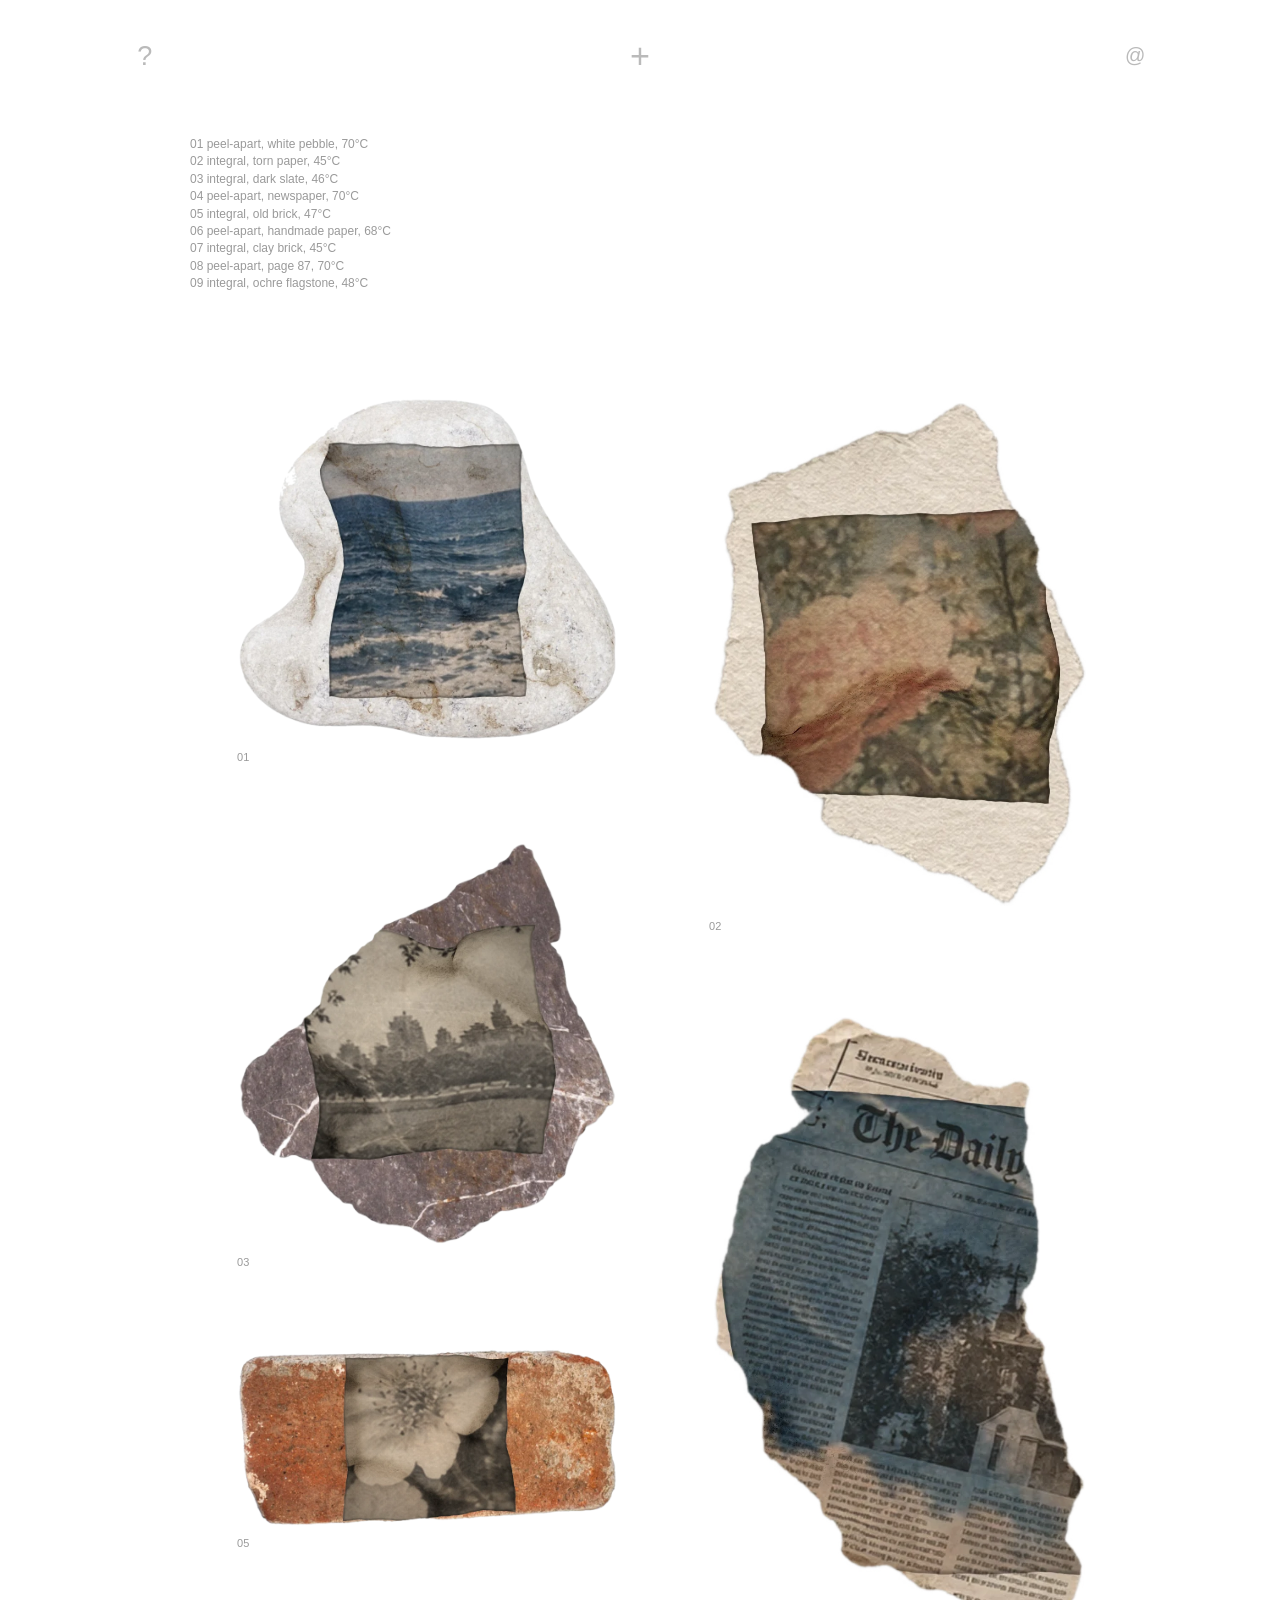
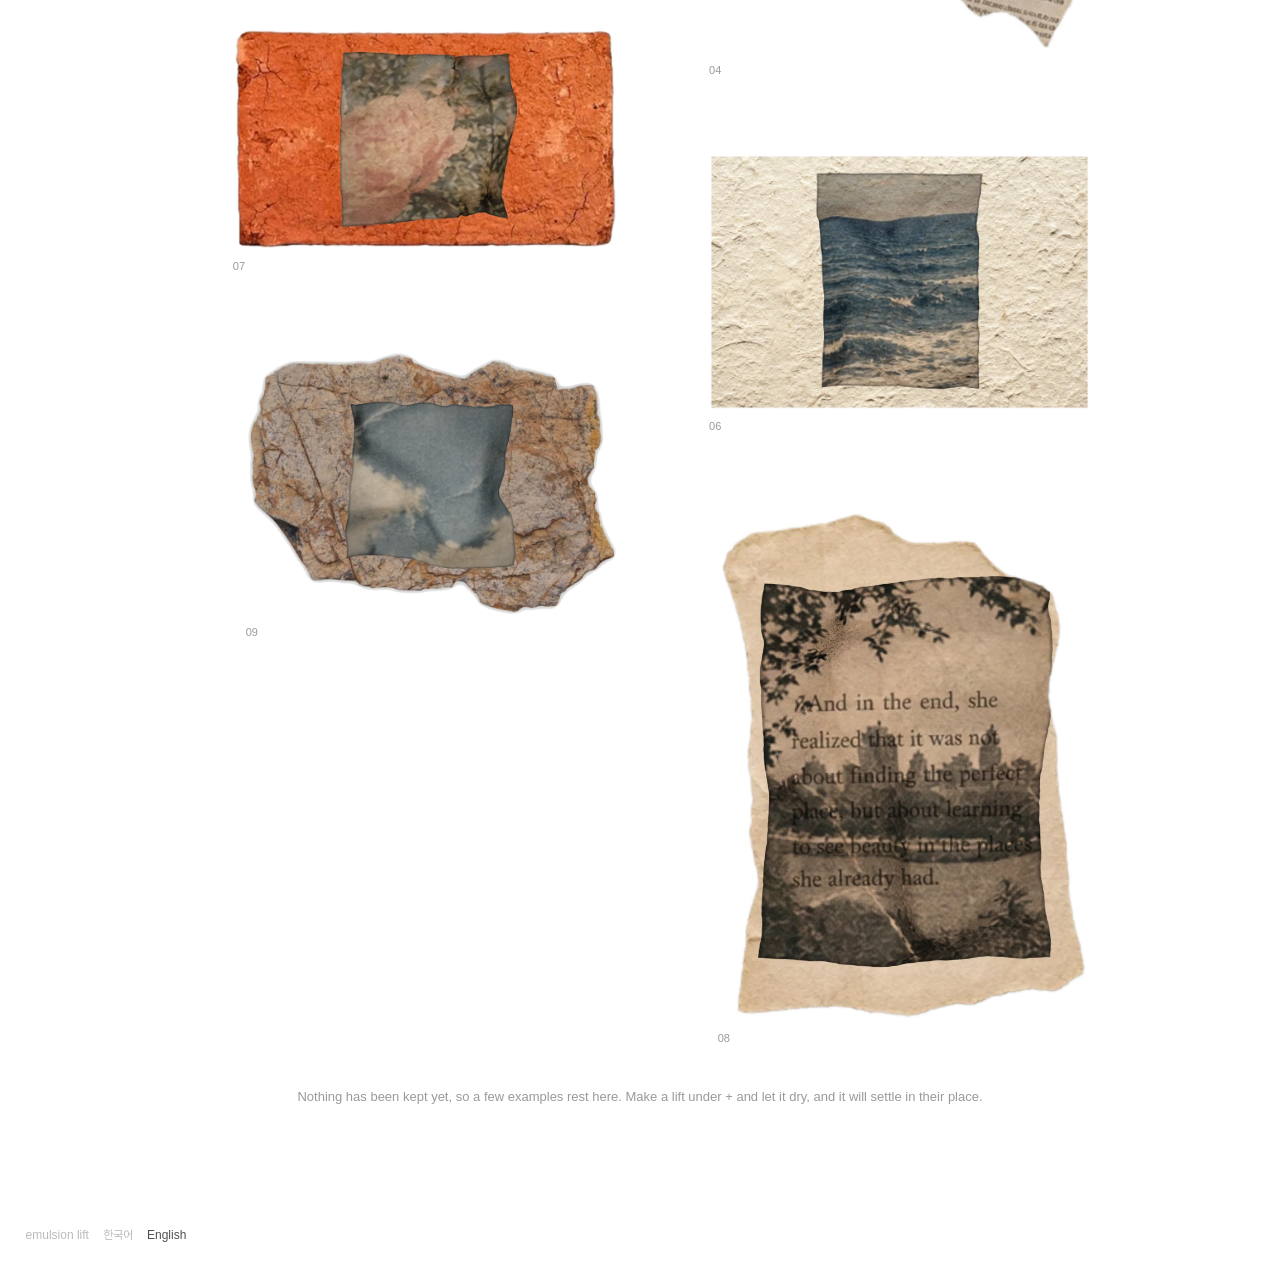
<file: index.html>
<!doctype html>
<html lang="ko">
<head>
<meta charset="utf-8">
<meta name="viewport" content="width=device-width, initial-scale=1, viewport-fit=cover">
<title>에멀전 리프트</title>
<meta name="claude:viewport-fit-sides" content="cover">
<meta name="description" content="즉석사진의 이미지 막을 물에서 떼어 종이와 돌, 벽돌 위에 옮기는 에멀전 리프트 작업실. An emulsion lift studio in the browser.">
<link rel="preload" href="fonts/Pretendard-Regular.woff2" as="font" type="font/woff2" crossorigin>
<style>
/* Layout follows the Figma "web" page: white ground, three symbols across the top (? + @), one thing on screen at a time, a chevron to move on. */
@font-face { font-family: "Pretendard"; src: url("fonts/Pretendard-Regular.woff2") format("woff2"); font-weight: 400; font-style: normal; font-display: swap; }
:root {
  --ground: #ffffff;
  --ink: #111111;
  --symbol-on: #514f4f;
  --symbol-off: #bababa;
  --text: #6d6d6d;
  --hair: #e4e4e4;
  --plate: #d9d9d9;
  /* Latin in Arial, Hangul falls through to Pretendard; regular weight throughout */
  --f-sans: Arial, "Pretendard", "Apple SD Gothic Neo", "Malgun Gothic", sans-serif;
  color-scheme: light;
}
* { box-sizing: border-box; }
[hidden] { display: none !important; }
html, body { margin: 0; }
body { background: var(--ground); color: var(--ink); font-family: var(--f-sans); font-weight: 400; font-size: 16px; line-height: 1.5; -webkit-font-smoothing: antialiased; }
strong, b, h1, h2, h3, th { font-weight: 400; }
a { color: inherit; text-decoration: none; }
button { font: inherit; color: inherit; background: none; border: 0; padding: 0; cursor: pointer; }
:focus-visible { outline: 1.5px solid var(--ink); outline-offset: 4px; }
.wrap { padding-left: max(16px, env(safe-area-inset-left, 0px)); padding-right: max(16px, env(safe-area-inset-right, 0px)); }

/* top symbols: ? at 9.6%, + centred, @ at 89% of a 1920 frame */
.topnav {
  position: sticky; top: env(safe-area-inset-top, 0px); z-index: 20; background: var(--ground);
  display: grid; grid-template-columns: 1fr auto 1fr; align-items: center;
  height: 112px; padding-inline: max(16px, 9.6vw) max(16px, 9.6vw);
}
body::before { content: ""; position: fixed; inset: 0 0 auto; height: env(safe-area-inset-top, 0px); background: var(--ground); z-index: 21; }
.sym { color: var(--symbol-off); line-height: 1; font-weight: 400; transition: color .2s; padding: 6px; height: 44px; min-width: 44px; display: inline-flex; align-items: center; justify-content: center; }
.sym .glyph { display: block; line-height: 1; }
.sym:hover { color: var(--symbol-on); }
.sym[aria-current="page"] { color: var(--symbol-on); }
.sym.q { font-size: 27px; justify-self: start; }
.sym.plus { font-size: 32px; }
.sym.plus[aria-current="page"] { color: #000; }
.sym.at { font-size: 20px; justify-self: end; }
.sr { position: absolute; width: 1px; height: 1px; overflow: hidden; clip: rect(0 0 0 0); white-space: nowrap; }

/* small text controls, as in "+ change image" / "+ add image" */
.link { display: inline-flex; align-items: center; gap: 6px; font-size: 16px; color: var(--ink); }
.link svg { width: 24px; height: 24px; flex: none; }
.link.quiet { color: var(--symbol-off); }
.link.quiet:hover, .link.quiet[aria-pressed="true"] { color: var(--ink); }
.link:disabled { opacity: .35; cursor: default; }
.file-link { position: relative; overflow: hidden; cursor: pointer; }
.file-link input { position: absolute; inset: 0; opacity: 0; cursor: pointer; font-size: 0; }
.chev { width: 48px; height: 48px; display: grid; place-items: center; color: #9e9e9e; }
.chev svg { width: 48px; height: 48px; }
.chev:hover:not(:disabled) { color: var(--ink); }
.chev:disabled { opacity: .25; cursor: default; }

/* ---------- main: works laid out loosely in a column ---------- */
.home { max-width: 900px; margin: 0 auto; padding-block: 24px 120px; display: grid; grid-template-columns: minmax(0, 1fr) minmax(0, 1fr); gap: 0 44px; }
.captions { grid-column: 1 / -1; margin: 0 0 28px; padding: 0; list-style: none; font-size: 12px; line-height: 1.45; color: #9a9a9a; }
.col { display: grid; gap: 0; align-content: start; }
.work { display: block; position: relative; text-align: left; }
.work img { display: block; width: 100%; height: auto; }
.work .no { display: block; font-size: 11px; color: #9a9a9a; margin-top: 8px; }
.work:hover img { opacity: .92; }
.home-note { grid-column: 1 / -1; font-size: 13px; color: #9a9a9a; margin: 40px 0 0; text-align: center; }
.work.arrive { animation: arrive 1.2s cubic-bezier(.2,.7,.2,1) both; }
@keyframes arrive { from { opacity: .2; transform: translateY(14px); } }

/* ---------- ? : text left, picture right ---------- */
.about { max-width: 1512px; margin: 0 auto; padding-block: 135px 120px; padding-inline: max(16px, 10.6vw) max(16px, 11vw); display: grid; grid-template-columns: minmax(0, 638px) minmax(0, 642px); justify-content: space-between; gap: 48px; align-items: start; }
.about-text { font-weight: 400; font-size: 16px; color: var(--text); line-height: 1.21; }
.about-text h1, .about-text h2 { font: inherit; margin: 0 0 19px; }
.about-text p, .about-text ul, .about-text ol { margin: 0 0 38px; }
.about-text ul, .about-text ol { padding-left: 0; list-style: none; }
.about-text .sec { margin-bottom: 0; }
.about-fig { margin: 0; position: sticky; top: 140px; }
.about-fig .pic { background: #f4f4f4; padding: 5%; }
.about-fig img { display: block; width: 100%; height: auto; max-height: calc(100vh - 300px); object-fit: contain; }
.about-fig figcaption { font-size: 16px; color: var(--ink); margin-top: 16px; }

/* ---------- + : one step per screen ---------- */
.studio { position: relative; min-height: calc(100vh - 160px); display: grid; grid-template-rows: auto auto 1fr; justify-items: center; padding-bottom: 90px; }
.stage { position: relative; width: min(1000px, 92vw, calc((100vh - 300px) * 4 / 3)); aspect-ratio: 4 / 3; }
.stage canvas { display: block; width: 100%; height: 100%; touch-action: none; }
.stage.tool-on canvas { cursor: none; }
#cursor { position: absolute; left: 0; top: 0; border-radius: 50%; pointer-events: none; transform: translate(-50%, -50%); border: 1px solid rgba(0,0,0,.55); box-shadow: 0 0 0 1px rgba(255,255,255,.7); }
.dropzone { position: absolute; inset: 8%; border: 1px dashed var(--symbol-on); display: grid; place-items: center; background: rgba(255,255,255,.85); pointer-events: none; font-size: 14px; }
.gl-error { position: absolute; inset: 0; display: grid; place-items: center; padding: 24px; text-align: center; color: var(--text); }
.under { width: min(1000px, 92vw); display: grid; grid-template-columns: minmax(0, 1fr); gap: 12px; align-items: start; margin-top: 6px; }
.status { font-size: 13px; color: #9a9a9a; font-variant-numeric: tabular-nums; }
.ctl { display: flex; flex-wrap: wrap; gap: 10px 22px; align-items: center; }
.ctl .grp { display: flex; flex-wrap: wrap; gap: 6px 14px; align-items: center; }
.ctl .sep { width: 1px; height: 16px; background: var(--hair); }
.range { display: flex; align-items: center; gap: 10px; font-size: 14px; color: var(--text); }
.range input { width: 140px; accent-color: var(--symbol-on); }
.range output { color: var(--ink); min-width: 3.2em; font-variant-numeric: tabular-nums; }
.line { width: 160px; height: 1px; background: var(--hair); }
.line > i { display: block; height: 100%; width: 0; background: var(--ink); transition: width .15s linear; }
.check { display: inline-flex; gap: 8px; align-items: center; font-size: 14px; color: var(--text); }
.check input { accent-color: var(--ink); }
.explain { grid-column: 1 / -1; max-width: 62ch; font-size: 13px; line-height: 1.6; color: #8a8a8a; margin: 8px 0 0; }
.explain strong { color: var(--ink); font-weight: 400; }
.next { position: fixed; right: max(16px, 9.6vw); bottom: calc(env(safe-area-inset-bottom, 0px) + 56px); z-index: 15; }
.result { width: min(1000px, 92vw); display: grid; place-items: center; }

/* surface choice: things scattered on white, a chevron each side to change kind */
.pick { width: 100%; max-width: 1920px; display: grid; grid-template-columns: 48px minmax(0, 1fr) 48px; align-items: center; gap: 0 max(16px, 3vw); padding-inline: max(16px, 9.6vw); min-height: calc(100vh - 220px); }
.pick-title { grid-column: 1 / -1; text-align: center; font-size: 13px; color: #9a9a9a; margin: 0 0 10px; }
.pick-items { display: flex; flex-wrap: wrap; justify-content: center; align-items: center; gap: 46px 34px; padding-block: 10px 40px; }
.pick-item { position: relative; display: block; }
.pick-items .pick-item img { width: 100%; height: 100%; }
.board { display: none; }
.pick.as-board { position: fixed; inset: 0; z-index: 10; background: var(--ground); display: block; padding: 0; min-height: 0; }
.pick.as-board .pick-title, .pick.as-board .pick-note, .pick.as-board .pick-items { display: none; }
.pick.as-board .board { display: block; position: absolute; left: 50%; top: 50%; width: 1920px; height: 1080px; transform: translate(-50%, -50%) scale(var(--s, .5)); transform-origin: center; }
.board .pick-item { position: absolute; pointer-events: none; }
.board { cursor: default; } .board.over-item { cursor: pointer; }
.board .pick-item.hover img { transform: translateY(-4px); }
.board .pick-item.hover .nm, .board .pick-item:focus-visible .nm { opacity: 1; }
.board .pick-add, .board .chev { pointer-events: auto; }
.board .pick-item img { width: 100%; height: 100%; display: block; }
.board .pick-add { position: absolute; left: 1287px; top: 552px; gap: 5px; padding: 0; }
.board .chev { position: absolute; top: 540px; }
.board #catPrev { left: 187px; } .board #catNext { left: 1660px; }
body.picking-board .topnav { background: transparent; }
body.picking-board .foot { visibility: hidden; }
.pick-item img { display: block; width: 100%; height: auto; transition: transform .35s cubic-bezier(.2,.7,.2,1); }
.pick-item:hover img, .pick-item:focus-visible img { transform: translateY(-4px); }
.pick-item .nm { position: absolute; left: 50%; bottom: -24px; transform: translateX(-50%); white-space: nowrap; font-size: 12px; color: #9a9a9a; opacity: 0; transition: opacity .2s; pointer-events: none; }
.board .pick-item .nm { bottom: auto; transform: none; font-size: 16px; z-index: 2; }
.pick-item:hover .nm, .pick-item:focus-visible .nm { opacity: 1; }
.pick-add { align-self: center; padding: 20px; }
.pick-note { grid-column: 1 / -1; text-align: center; font-size: 12px; color: #9a9a9a; margin: 18px auto 0; max-width: 60ch; }

/* ---------- @ : archive ---------- */
.archive { max-width: 900px; margin: 0 auto; padding-block: 24px 120px; }
.archive-head { display: flex; justify-content: space-between; align-items: baseline; gap: 16px; flex-wrap: wrap; margin-bottom: 30px; }
.archive-head p { margin: 0; font-size: 13px; color: #9a9a9a; max-width: 56ch; }
.archive .grid { display: grid; grid-template-columns: minmax(0, 1fr) minmax(0, 1fr); gap: 0 44px; }
.artist { display: grid; gap: 10px; max-width: 638px; margin-bottom: 44px; }
.artist-name, .artist-statement, .login input { font: inherit; color: var(--ink); border: 0; border-bottom: 1px solid var(--hair); background: transparent; padding: 6px 0; width: 100%; outline: none; }
.artist-name { font-size: 16px; }
.artist-statement { font-size: 16px; line-height: 1.5; color: var(--text); resize: vertical; }
.artist-name:focus, .artist-statement:focus, .login input:focus { border-bottom-color: var(--ink); }
.account { display: flex; flex-wrap: wrap; gap: 10px 22px; align-items: center; margin-bottom: 26px; }
.login { display: flex; flex-wrap: wrap; gap: 10px 18px; align-items: center; }
.login input { width: min(280px, 70vw); font-size: 15px; }
.archive-empty { text-align: center; color: #9a9a9a; font-size: 14px; padding-block: 80px; }

/* ---------- viewer ---------- */
.viewer { position: fixed; inset: 0; z-index: 30; background: var(--ground); display: grid; grid-template-rows: auto minmax(0, 1fr) auto; padding: calc(env(safe-area-inset-top, 0px) + 28px) max(16px, 9.6vw) calc(env(safe-area-inset-bottom, 0px) + 28px); }
.vbar { display: flex; justify-content: flex-end; gap: 22px; flex-wrap: wrap; font-size: 14px; }
.vbar button { color: #9a9a9a; } .vbar button:hover { color: var(--ink); }
.vbar .warn:hover { color: #a33; }
.vstage { display: grid; grid-template-columns: 48px minmax(0, 1fr) 48px; align-items: center; gap: 12px; min-height: 0; }
.vstage figure { margin: 0; height: 100%; min-height: 0; display: grid; place-items: center; }
.vstage img { max-width: 100%; max-height: 100%; object-fit: contain; display: block; }
.vmeta { text-align: center; padding-top: 16px; font-size: 12px; color: #9a9a9a; display: grid; gap: 2px; }
.vmeta .t { color: var(--ink); font-size: 13px; }

/* footer: name and language */
.foot { display: flex; gap: 14px; font-size: 12px; color: var(--symbol-off); padding: 0 max(16px, 2vw) calc(env(safe-area-inset-bottom, 0px) + 22px); }
.foot button[aria-pressed="true"], .foot a:hover, .foot button:hover { color: var(--symbol-on); }
.toast { position: fixed; left: 50%; bottom: calc(env(safe-area-inset-bottom, 0px) + 20px); transform: translateX(-50%); z-index: 40; background: var(--ink); color: #fff; padding: 8px 14px; font-size: 13px; max-width: calc(100% - 32px); text-align: center; }

@media (max-width: 900px) {
  .topnav { height: 84px; }
  .about { grid-template-columns: minmax(0, 1fr); padding-top: 40px; }
  .about-fig { position: static; order: -1; }
  .studio { min-height: calc(100vh - 84px); }
  .pick { grid-template-columns: 36px minmax(0, 1fr) 36px; padding-inline: 8px; }
  .pick .chev, .pick .chev svg { width: 36px; height: 36px; }
  .next { bottom: calc(env(safe-area-inset-bottom, 0px) + 20px); }
}
@media (max-width: 560px) {
  .home, .archive .grid { gap: 0 20px; }
}
@media (prefers-reduced-motion: reduce) { .work.arrive { animation: none; } .pick-item img { transition: none; } }
</style>
</head>
<body>
<nav class="topnav" aria-label="menu">
  <a class="sym q" href="#about" id="nav-about"><span class="glyph" aria-hidden="true">?</span><span class="sr" data-i18n="nav.about">소개</span></a>
  <a class="sym plus" href="#studio" id="nav-studio"><span class="glyph" aria-hidden="true">+</span><span class="sr" data-i18n="nav.new">새 리프트</span></a>
  <a class="sym at" href="#archive" id="nav-archive"><span class="glyph" aria-hidden="true">@</span><span class="sr" data-i18n="nav.archive">아카이브</span></a>
</nav>

<!-- MAIN -->
<main id="view-home" class="wrap">
  <div class="home" id="home">
    <ol class="captions" id="captions"></ol>
    <div class="col" id="colA"></div>
    <div class="col" id="colB"></div>
    <p class="home-note" id="homeNote"></p>
  </div>
</main>

<!-- ? -->
<main id="view-about" hidden>
  <div class="about">
    <article class="about-text" id="aboutBody"></article>
    <figure class="about-fig">
      <div class="pic"><img id="aboutImg" src="examples/ex1.webp" width="900" height="814" alt=""></div>
      <figcaption id="aboutCap"></figcaption>
    </figure>
  </div>
</main>

<!-- + -->
<main id="view-studio" hidden>
  <div class="studio">
    <div class="stage" id="stage">
      <canvas id="gl"></canvas>
      <div id="cursor" hidden></div>
      <div class="dropzone" id="dropzone" hidden data-i18n="studio.drop">여기에 사진을 놓으세요</div>
    </div>

    <section class="pick" id="pick" hidden aria-labelledby="pickTitle">
      <p class="pick-title" id="pickTitle"></p>
      <button type="button" class="chev" id="catPrev" aria-label="previous"><svg viewBox="0 0 24 24" aria-hidden="true"><path fill="currentColor" d="m14 18-6-6 6-6 1.4 1.4-4.6 4.6 4.6 4.6z"/></svg></button>
      <div class="pick-items" id="pickItems"></div>
      <div class="board" id="board"></div>
      <button type="button" class="chev" id="catNext" aria-label="next"><svg viewBox="0 0 24 24" aria-hidden="true"><path fill="currentColor" d="M12.6 12 8 7.4 9.4 6l6 6-6 6L8 16.6z"/></svg></button>
      <p class="pick-note" data-i18n="s4.uploadNote"></p>
    </section>

    <div class="under" id="under">
      <div class="status" id="readout"></div>

      <div class="ctl" data-step="1">
        <div class="grp" id="filmSeg">
          <button type="button" class="link quiet" id="film-integral" data-film="integral" aria-pressed="true" data-i18n="film.integralShort">인티그럴</button>
          <button type="button" class="link quiet" id="film-peel" data-film="peel" aria-pressed="false" data-i18n="film.peelShort">필 어파트</button>
        </div>
        <span class="sep"></span>
        <button type="button" class="link quiet" id="sampleBtn" data-i18n="s1.sample">다른 예시</button>
        <label class="link file-link" for="file"><svg viewBox="0 0 24 24" aria-hidden="true"><path fill="currentColor" d="M11 19v-6H5v-2h6V5h2v6h6v2h-6v6z"/></svg><span data-i18n="s1.change">사진 바꾸기</span><input type="file" id="file" accept="image/*"></label>
      </div>

      <div class="ctl" data-step="2" hidden>
        <label class="range" for="temp"><span data-i18n="s2.temp">물 온도</span><input type="range" id="temp" min="30" max="90" step="1" value="45"><output id="tempOut" for="temp">45°C</output></label>
        <div class="line" aria-hidden="true"><i id="soakBar"></i></div>
        <button type="button" class="link quiet" id="soakBtn" data-i18n="s2.again">다시 담그기</button>
      </div>

      <div class="ctl" data-step="3" hidden>
        <div class="grp" id="tool3Seg">
          <button type="button" class="link quiet" id="t3-release" data-tool="release" aria-pressed="true" data-i18n="tool.release">떼어내기</button>
          <button type="button" class="link quiet" id="t3-push" data-tool="push" aria-pressed="false" data-i18n="tool.push">밀기</button>
        </div>
        <label class="range" for="brush3"><span data-i18n="tool.size">붓</span><input type="range" id="brush3" min="25" max="160" value="70"></label>
        <div class="line" aria-hidden="true"><i id="relBar"></i></div>
        <button type="button" class="link quiet" id="autoRelease" data-i18n="s3.auto">남은 부분 한꺼번에 떼기</button>
      </div>

      <div class="ctl" data-step="4" hidden>
        <div class="grp" id="tool4Seg">
          <button type="button" class="link quiet" id="t4-push" data-tool="push" aria-pressed="true" data-i18n="tool.push">밀기</button>
          <button type="button" class="link quiet" id="t4-pinch" data-tool="pinch" aria-pressed="false" data-i18n="tool.pinch">주름 모으기</button>
          <button type="button" class="link quiet" id="t4-smooth" data-tool="smooth" aria-pressed="false" data-i18n="tool.smooth">펴기</button>
          <button type="button" class="link quiet" id="t4-tear" data-tool="tear" aria-pressed="false" data-i18n="tool.tear">찢기</button>
        </div>
        <label class="range" for="brush4"><span data-i18n="tool.size">붓</span><input type="range" id="brush4" min="20" max="200" value="70"></label>
        <span class="sep"></span>
        <div class="grp">
          <button type="button" class="link quiet" id="flipBtn" data-i18n="s4.flip">뒤집기</button>
          <button type="button" class="link quiet" id="dipBtn" data-i18n="s4.dip">담갔다 빼기</button>
          <button type="button" class="link quiet" id="shakeBtn" data-i18n="s4.shake">흔들기</button>
          <button type="button" class="link quiet" id="undoBtn" disabled data-i18n="s4.undo">되돌리기</button>
          <button type="button" class="link quiet" id="changeSurf" data-i18n="s4.change">표면 바꾸기</button>
        </div>
        <label class="check" id="whiteWrap" hidden><input type="checkbox" id="whiteLayer"><span data-i18n="s4.white">흰 층 남기기</span></label>
      </div>

      <div class="ctl" data-step="5" hidden>
        <div class="line" aria-hidden="true"><i id="dryBar"></i></div>
        <button type="button" class="link quiet" id="saveBtn" disabled data-i18n="s5.save">PNG로 저장</button>
        <button type="button" class="link quiet" id="backBtn" data-i18n="s5.back">다시 적시기</button>
      </div>

      <p class="explain" id="explain"></p>
      <p class="explain" id="saveNote" hidden></p>
    </div>

    <button type="button" class="chev next" id="nextBtn" aria-label="next"><svg viewBox="0 0 24 24" aria-hidden="true"><path fill="currentColor" d="M12.6 12 8 7.4 9.4 6l6 6-6 6L8 16.6z"/></svg></button>
  </div>
  <input type="file" id="surfUpload" accept="image/*" hidden>
</main>

<!-- @ -->
<main id="view-archive" class="wrap" hidden>
  <div class="archive">
    <section class="artist" id="artist" hidden aria-label="artist">
      <input type="text" id="artistName" class="artist-name" maxlength="80" autocomplete="name">
      <textarea id="artistStatement" class="artist-statement" rows="5" maxlength="4000"></textarea>
      <div class="row"><button type="button" class="link quiet" id="artistSave" data-i18n="art.save">저장</button><span class="status" id="artistMsg" role="status"></span></div>
    </section>
    <div class="account" id="account" hidden>
      <form class="login" id="loginForm" hidden>
        <label class="sr" for="loginEmail" data-i18n="acc.email">이메일</label>
        <input type="email" id="loginEmail" autocomplete="email" required>
        <button type="submit" class="link" id="loginBtn" data-i18n="acc.send">로그인 링크 받기</button>
      </form>
      <span class="status" id="acctEmail"></span>
      <button type="button" class="link quiet" id="logoutBtn" hidden data-i18n="acc.logout">로그아웃</button>
      <button type="button" class="link quiet" id="migrateBtn" hidden></button>
    </div>
    <div class="archive-head">
      <p id="archiveNote"></p>
      <label class="link file-link" for="workUpload"><svg viewBox="0 0 24 24" aria-hidden="true"><path fill="currentColor" d="M11 19v-6H5v-2h6V5h2v6h6v2h-6v6z"/></svg><span data-i18n="arc.add">이미지 추가</span><input type="file" id="workUpload" accept="image/*"></label>
    </div>
    <div class="grid"><div class="col" id="arcA"></div><div class="col" id="arcB"></div></div>
    <p class="archive-empty" id="archiveEmpty" hidden></p>
  </div>
</main>

<!-- VIEWER -->
<div class="viewer" id="viewer" hidden role="dialog" aria-modal="true" aria-labelledby="vTitle">
  <div class="vbar">
    <button type="button" id="vSave" data-i18n="v.save">PNG로 저장</button>
    <button type="button" class="warn" id="vDelete" data-i18n="v.delete">지우기</button>
    <button type="button" id="vClose" data-i18n="v.close">닫기</button>
  </div>
  <div class="vstage">
    <button type="button" class="chev" id="vPrev" aria-label="previous"><svg viewBox="0 0 24 24" aria-hidden="true"><path fill="currentColor" d="m14 18-6-6 6-6 1.4 1.4-4.6 4.6 4.6 4.6z"/></svg></button>
    <figure><img id="vImg" alt=""></figure>
    <button type="button" class="chev" id="vNext" aria-label="next"><svg viewBox="0 0 24 24" aria-hidden="true"><path fill="currentColor" d="M12.6 12 8 7.4 9.4 6l6 6-6 6L8 16.6z"/></svg></button>
  </div>
  <div class="vmeta"><div class="t" id="vTitle"></div><div id="vMeta"></div></div>
</div>

<footer class="foot">
  <a href="#" id="homeLink" data-i18n="foot.name">에멀전 리프트</a>
  <button type="button" id="lang-ko" lang="ko" aria-pressed="true">한국어</button>
  <button type="button" id="lang-en" lang="en" aria-pressed="false">English</button>
</footer>
<div class="toast" id="toast" hidden role="status"></div>

<script src="config.js"></script>
<script>
(() => {
'use strict';

/* =========================================================
   i18n
   ========================================================= */
const I18N = {
  ko: {
    'doc.title': '에멀전 리프트',
    'nav.about': '에멀전 리프트란', 'nav.new': '새 리프트 만들기', 'nav.archive': '아카이브', 'foot.name': '에멀전 리프트',
    'studio.drop': '여기에 사진을 놓으세요',
    'film.peelShort': '필 어파트', 'film.integralShort': '인티그럴',
    'film.peel': '필 어파트 (FP-100C)', 'film.integral': '인티그럴 (폴라로이드)',
    'st.1': 'i. 인화', 'st.2': 'ii. 뜨거운 물', 'st.3': 'iii. 찬물에서 떼어내기', 'st.pick': 'iv. 옮길 곳', 'st.4': 'iv. 옮기고 모양 잡기', 'st.5': 'v. 말리기',
    's1.sample': '다른 예시', 's1.change': '사진 바꾸기',
    's1.text': '즉석사진 속 <strong>이미지가 담긴 젤라틴 막</strong>만 물로 떼어 다른 표면에 옮깁니다. 필 어파트와 폴라로이드 인티그럴에서 되고, 인스탁스는 되지 않습니다. 실제로는 인화한 뒤 하루쯤 말린 사진으로 시작합니다.',
    's2.temp': '물 온도', 's2.again': '다시 담그기',
    's2.textPeel': '사진을 <strong>약 70°C 물</strong>에 3~5분 담급니다. 가장자리부터 작은 기포가 생기며 막이 들뜨면 준비된 것입니다.',
    's2.textIntegral': '흰 테두리를 잘라 앞쪽 플라스틱과 뒷판을 나눕니다. 유제는 대개 플라스틱 쪽에 붙어 있습니다. <strong>40~50°C 물</strong>에 몇 분 담가 둡니다.',
    's2.rec': '권장 {r}°C.', 's2.cold': '미지근하면 막이 거의 들뜨지 않습니다.', 's2.hot': '너무 뜨거우면 가장자리가 너덜해지고 구멍이 생깁니다.', 's2.mins': '실제로는 약 {m}분.',
    's3.text': '찬물에서 손가락이나 부드러운 붓으로 <strong>가장자리부터 안쪽으로</strong> 밀어 막을 떼어냅니다. 떨어진 막은 젖은 셀로판처럼 물에 뜹니다.',
    's3.auto': '남은 부분 한꺼번에 떼기',
    'tool.release': '떼어내기', 'tool.push': '밀기', 'tool.pinch': '주름 모으기', 'tool.smooth': '펴기', 'tool.tear': '찢기', 'tool.size': '붓',
    's4.pick': '막을 옮길 곳을 고르세요. 양옆 화살표로 돌, 종이, 나무를 넘겨 봅니다.',
    's4.text': '표면을 막 아래로 넣어 건져 올리고, 젖은 동안 <strong>밀고, 모으고, 접고, 찢어</strong> 모양을 만듭니다. 표면 밖으로 나간 막은 표면 모양대로 다듬어집니다. 뒤집어 올리면 좌우가 바뀝니다.',
    's4.uploadNote': '흰 바탕에서 찍은 물체 사진을 올리면 바탕을 지우고 물체 모양대로 옮깁니다. 바탕이 고르지 않으면 사진 전체가 표면이 됩니다.',
    's4.white': '흰 층 남기기 (어두운 표면에서 이미지가 보이게)',
    's4.flip': '뒤집기', 's4.dip': '담갔다 빼기', 's4.shake': '흔들기', 's4.undo': '되돌리기', 's4.change': '표면 바꾸기',
    's5.text': '평평한 곳에서 하루쯤 말리고, 필요하면 무광 미디엄으로 고정합니다. 오른쪽 아래 화살표를 누르면 아카이브에 둡니다.',
    's5.save': 'PNG로 저장', 's5.back': '다시 적시기',
    'ro.developed': '{film} · 인화 완료', 'ro.hot': '{t}°C · 실제 시간 {time}', 'ro.cold': '떨어진 면적 {p}%',
    'ro.wet': '{surf} · 젖은 상태', 'ro.flipped': ' · 뒤집힘', 'ro.drying': '건조 중 · {h}시간째', 'ro.dry': '건조 완료', 'ro.preparing': '표면을 준비하는 중',
    'hint.1': '사진을 끌어다 놓거나 붙여넣어도 됩니다.', 'hint.2': '가장자리부터 막이 들뜹니다.',
    'hint.3.release': '가장자리부터 안쪽으로 문질러 떼어내세요.', 'hint.3.push': '떨어진 막을 끌어 옮깁니다.',
    'hint.4.push': '끌어서 밀면 주름이 지고, 가장자리를 넘기면 접힙니다.', 'hint.4.pinch': '누르고 있으면 막이 모이며 주름이 생깁니다.',
    'hint.4.smooth': '문지르면 주름이 펴집니다.', 'hint.4.tear': '문지른 자리가 찢어집니다.', 'hint.5': '젖은 광택이 빠지고 막이 살짝 줄어듭니다.',
    'cat.stone': '돌', 'cat.paper': '종이', 'addImage': '이미지 추가', 'cat.wood': '나무', 'surf.cityPiece': '도시 사진이 찍힌 종이', 'surf.flowersPiece': '꽃 사진이 찍힌 종이', 'surf.slab': '나무 판재', 'surf.planks': '세로 널빤지', 'surf.sign': '나무 간판', 'surf.driftwood': '유목', 'surf.branches': '나뭇가지 세 개', 'surf.log': '통나무 조각',
    'surf.cold': '수채화지 콜드프레스', 'surf.hot': '수채화지 핫프레스', 'surf.hanji': '한지', 'surf.kraft': '크라프트지', 'surf.linen': '리넨', 'surf.greyPaper': '회색 종이', 'surf.tornPlain': '찢은 종이', 'surf.crumpled': '구겨진 종이', 'surf.foldedBeige': '접힌 갱지', 'surf.newspaper': '신문', 'surf.roughWhite': '거친 흰 종이', 'surf.greenWash': '초록 물든 종이', 'surf.bookText': '책 낱장', 'surf.tornCream': '찢은 미색 종이', 'surf.map': '지도', 'surf.roughCream': '거친 미색 종이', 'surf.newspaperBridge': '신문 (다리)', 'surf.bookPage': '책 87쪽', 'surf.foldedCream': '접힌 미색 종이', 'surf.handmade': '수제 종이',
    'surf.pebbleWhite': '흰 조약돌', 'surf.flatStone': '납작한 돌', 'surf.brickFragment': '벽돌 조각', 'surf.oldBrick': '오래된 벽돌', 'surf.clayBrick': '흙벽돌',
    'surf.darkSlate': '검은 판석', 'surf.granitePebble': '화강암 조약돌', 'surf.ochreFlagstone': '황토빛 판석', 'surf.redBrick': '붉은 벽돌', 'surf.custom': '올린 표면',
    'surf.fig': '무화과 잎', 'surf.leaves': '긴 잎', 'surf.pebble': '조약돌', 'surf.wood': '나무판',
    'tag.example': '예시', 'tag.upload': '손으로 만든 리프트',
    'home.examples': '아직 둔 작업이 없어 예시를 놓아 두었습니다. + 에서 리프트를 만들어 말리면 이 자리에 쌓입니다.',
    'arc.add': '이미지 추가', 'arc.note': '로그인은 아직 연결되지 않았습니다. 작업은 이 브라우저에만 보관되고, 손으로 만든 리프트 사진도 함께 둘 수 있습니다.',
    'arc.empty': '아직 둔 작업이 없습니다. + 를 눌러 첫 리프트를 만들어 보세요.',
    'about.cap': 'pic_ 흰 조약돌 위의 리프트',
    't.printed': '사진을 즉석필름에 인화했습니다.', 't.notImage': '이미지 파일만 쓸 수 있습니다. JPG나 PNG를 골라 주세요.',
    't.openFail': '이 사진을 열 수 없습니다. JPG나 PNG로 다시 시도해 주세요.',
    't.lukewarm': '물이 미지근해서 가장자리만 조금 들떴습니다. 다음 단계에서 더 오래 문질러야 합니다.',
    't.flipped': '막을 뒤집어 올렸습니다. 이미지의 좌우가 바뀝니다.', 't.saved': '이미지를 저장했습니다.', 't.declined': '저장을 취소했습니다.',
    't.rate': '저장 창이 이미 열려 있습니다. 잠시 뒤 다시 눌러 주세요.', 't.kept': '아카이브에 두었습니다.',
    't.storeFail': '이 브라우저에서는 작업을 보관할 수 없어, 페이지를 닫으면 사라집니다.', 't.deleted': '작업을 지웠습니다.',
    't.uploaded': '사진을 아카이브에 두었습니다.', 't.surfaceAdded': '올린 사진을 표면으로 놓았습니다.',
    't.saveNote': '저장 창이 뜨지 않으면 이미지를 길게 누르거나 마우스 오른쪽 버튼으로 눌러 저장하세요.',
    't.noWebgl': '이 브라우저에서는 WebGL을 쓸 수 없어 트레이를 그릴 수 없습니다. 최신 Chrome, Safari, Firefox에서 열어 주세요.',
    'acc.email': '이메일', 'acc.send': '로그인 링크 받기', 'acc.sent': '{email}로 로그인 링크를 보냈습니다. 메일함에서 링크를 눌러 주세요.',
    'acc.sendFail': '로그인 링크를 보내지 못했습니다. 이메일 주소를 확인하고 잠시 뒤 다시 시도해 주세요.', 'acc.signedIn': '{email}로 로그인함', 'acc.logout': '로그아웃',
    'acc.migrate': '이 브라우저의 작업 {n}점을 계정으로 옮기기', 'acc.migrated': '{n}점을 계정으로 옮겼습니다.',
    'acc.loginNote': '로그인하면 작업이 계정에 보관되어 어느 기기에서든 볼 수 있습니다. 로그인하지 않으면 이 브라우저에만 보관됩니다.',
    'acc.cloudNote': '작업은 계정에 보관되고, 본인만 볼 수 있습니다.',
    'art.name': '이름', 'art.statement': '작가 소개', 'art.save': '저장', 'art.saved': '저장했습니다.', 'art.fail': '저장하지 못했습니다. 다시 시도해 주세요.',
    't.keptCloud': '계정에 보관했습니다.', 't.cloudFail': '계정에 보관하지 못했습니다. 연결을 확인하고 다시 시도해 주세요.', 't.loadFail': '계정의 작업을 불러오지 못했습니다.',
    'v.save': 'PNG로 저장', 'v.delete': '지우기', 'v.confirm': '정말 지울까요?', 'v.close': '닫기',
    'v.no': '{n}', 'v.flipped': '뒤집어 올림', 'v.uploadMeta': '손으로 만든 리프트를 찍은 사진',
  },
  en: {
    'doc.title': 'Emulsion Lift',
    'nav.about': 'about the emulsion lift', 'nav.new': 'make a new lift', 'nav.archive': 'archive', 'foot.name': 'emulsion lift',
    'studio.drop': 'Drop a photograph here',
    'film.peelShort': 'peel-apart', 'film.integralShort': 'integral',
    'film.peel': 'Peel-apart (FP-100C)', 'film.integral': 'Integral (Polaroid)',
    'st.1': 'i. print', 'st.2': 'ii. hot water', 'st.3': 'iii. free it in cold water', 'st.pick': 'iv. where to lay it', 'st.4': 'iv. lay it down and shape it', 'st.5': 'v. dry',
    's1.sample': 'another example', 's1.change': 'change image',
    's1.text': 'An emulsion lift frees only the <strong>gelatin skin that holds the image</strong> from an instant photograph and moves it onto another surface. It works with peel-apart and Polaroid integral film, not Instax. In the darkroom you begin with a print that has dried for a day.',
    's2.temp': 'water', 's2.again': 'soak again',
    's2.textPeel': 'Lay the print in <strong>water near 70°C</strong> for three to five minutes. When small bubbles rise and the edges lift, it is ready.',
    's2.textIntegral': 'Trim the white frame and split the clear front from the backing; the emulsion usually stays on the plastic. Soak it in <strong>water at 40–50°C</strong> for a few minutes.',
    's2.rec': 'Recommended {r}°C.', 's2.cold': 'Lukewarm water barely loosens it.', 's2.hot': 'Very hot water frays the edges and opens holes.', 's2.mins': 'About {m} minutes in the darkroom.',
    's3.text': 'In cold water, coax the skin loose with a fingertip or soft brush, <strong>working from the edges inward</strong>. Once free it floats like wet cellophane.',
    's3.auto': 'release the rest',
    'tool.release': 'release', 'tool.push': 'push', 'tool.pinch': 'gather', 'tool.smooth': 'smooth', 'tool.tear': 'tear', 'tool.size': 'brush',
    's4.pick': 'Choose where the skin will rest. Use the arrows on either side to move between stone, paper and wood.',
    's4.text': 'Slide the surface under the skin and lift it out. While it is wet, <strong>push, gather, fold and tear</strong> it into shape; whatever hangs past the edge is trimmed to the surface. Laid face down, the image is mirrored.',
    's4.uploadNote': 'Photograph an object on a plain white ground and the ground is lifted away, leaving the object’s shape. On a busy background the whole photo becomes the surface.',
    's4.white': 'keep the white layer (so the image reads on dark surfaces)',
    's4.flip': 'flip over', 's4.dip': 'dip again', 's4.shake': 'swirl', 's4.undo': 'undo', 's4.change': 'change surface',
    's5.text': 'Let it dry flat for about a day and seal it with matte medium if needed. The arrow at the bottom right keeps it in the archive.',
    's5.save': 'save PNG', 's5.back': 'wet it again',
    'ro.developed': '{film} · developed', 'ro.hot': '{t}°C · real time {time}', 'ro.cold': '{p}% released',
    'ro.wet': '{surf} · wet', 'ro.flipped': ' · flipped', 'ro.drying': 'drying · hour {h} of 24', 'ro.dry': 'dry', 'ro.preparing': 'preparing the surface',
    'hint.1': 'You can also drop or paste a photograph here.', 'hint.2': 'The skin lifts from the edges.',
    'hint.3.release': 'Rub from the edges inward to free the skin.', 'hint.3.push': 'Drag the loose skin around.',
    'hint.4.push': 'Drag to push; it wrinkles, and folds over at the edge.', 'hint.4.pinch': 'Hold to gather the skin into wrinkles.',
    'hint.4.smooth': 'Rub to ease the wrinkles out.', 'hint.4.tear': 'Rub to tear.', 'hint.5': 'The wet sheen fades and the skin tightens a little.',
    'cat.stone': 'stone', 'cat.paper': 'paper', 'addImage': 'add image', 'cat.wood': 'wood', 'surf.cityPiece': 'paper printed with a city', 'surf.flowersPiece': 'paper printed with flowers', 'surf.slab': 'wood slab', 'surf.planks': 'upright planks', 'surf.sign': 'wooden sign', 'surf.driftwood': 'driftwood', 'surf.branches': 'three branches', 'surf.log': 'piece of log',
    'surf.cold': 'cold-press watercolor', 'surf.hot': 'hot-press watercolor', 'surf.hanji': 'hanji', 'surf.kraft': 'kraft paper', 'surf.linen': 'linen', 'surf.greyPaper': 'grey paper', 'surf.tornPlain': 'torn paper', 'surf.crumpled': 'crumpled paper', 'surf.foldedBeige': 'folded newsprint', 'surf.newspaper': 'newspaper', 'surf.roughWhite': 'rough white paper', 'surf.greenWash': 'green-washed paper', 'surf.bookText': 'book page', 'surf.tornCream': 'torn cream paper', 'surf.map': 'map', 'surf.roughCream': 'rough cream paper', 'surf.newspaperBridge': 'newspaper, bridge', 'surf.bookPage': 'page 87', 'surf.foldedCream': 'folded cream paper', 'surf.handmade': 'handmade paper',
    'surf.pebbleWhite': 'white pebble', 'surf.flatStone': 'flat stone', 'surf.brickFragment': 'brick fragment', 'surf.oldBrick': 'old brick', 'surf.clayBrick': 'clay brick',
    'surf.darkSlate': 'dark slate', 'surf.granitePebble': 'granite pebble', 'surf.ochreFlagstone': 'ochre flagstone', 'surf.redBrick': 'red brick', 'surf.custom': 'your own surface',
    'surf.fig': 'fig leaf', 'surf.leaves': 'long leaves', 'surf.pebble': 'pebble', 'surf.wood': 'wood panel',
    'tag.example': 'example', 'tag.upload': 'hand-made lift',
    'home.examples': 'Nothing has been kept yet, so a few examples rest here. Make a lift under + and let it dry, and it will settle in their place.',
    'arc.add': 'add image', 'arc.note': 'Sign-in is not connected yet. Works are kept only in this browser, and you can add photographs of lifts made by hand.',
    'arc.empty': 'Nothing kept yet. Press + to make your first lift.',
    'about.cap': 'pic_ a lift on a white pebble',
    't.printed': 'Printed onto instant film.', 't.notImage': 'Only image files work here. Choose a JPG or PNG.',
    't.openFail': 'This photo could not be opened. Try a JPG or PNG.',
    't.lukewarm': 'The water was lukewarm, so only the edges lifted. Work it longer in the next step.',
    't.flipped': 'The skin is flipped over. The image is now mirrored.', 't.saved': 'Image saved.', 't.declined': 'Save cancelled.',
    't.rate': 'A save prompt is already open. Try again in a moment.', 't.kept': 'Kept in the archive.',
    't.storeFail': 'This browser cannot keep works, so they will be gone when the page closes.', 't.deleted': 'Work removed.',
    't.uploaded': 'Your photograph is in the archive.', 't.surfaceAdded': 'Your photo is now a surface.',
    't.saveNote': 'If no save prompt appears, long-press or right-click the image to save it.',
    't.noWebgl': 'This browser has no WebGL, so the tray cannot be drawn. Open the page in a current Chrome, Safari or Firefox.',
    'acc.email': 'email', 'acc.send': 'send a sign-in link', 'acc.sent': 'A sign-in link is on its way to {email}. Open it from your inbox.',
    'acc.sendFail': 'The sign-in link could not be sent. Check the address and try again in a moment.', 'acc.signedIn': 'signed in as {email}', 'acc.logout': 'sign out',
    'acc.migrate': 'move {n} works from this browser to your account', 'acc.migrated': 'Moved {n} works to your account.',
    'acc.loginNote': 'Sign in to keep works in your account and see them on any device. Without signing in, they stay in this browser.',
    'acc.cloudNote': 'Works are kept in your account, visible only to you.',
    'art.name': 'name', 'art.statement': 'artist statement', 'art.save': 'save', 'art.saved': 'Saved.', 'art.fail': 'Could not save. Try again.',
    't.keptCloud': 'Kept in your account.', 't.cloudFail': 'Could not reach your account. Check the connection and try again.', 't.loadFail': 'Could not load the works in your account.',
    'v.save': 'save PNG', 'v.delete': 'remove', 'v.confirm': 'remove for good?', 'v.close': 'close',
    'v.no': '{n}', 'v.flipped': 'laid face down', 'v.uploadMeta': 'photograph of a hand-made lift',
  },
};
const sysLang = () => (navigator.language || 'ko').toLowerCase().startsWith('ko') ? 'ko' : 'en';
let lang = sysLang();
try { const s = localStorage.getItem('lift-lang'); if (s === 'ko' || s === 'en') lang = s; } catch (e) {}
function t(key, vars) {
  let s = (I18N[lang] && I18N[lang][key]) ?? I18N.ko[key] ?? key;
  if (vars) for (const k in vars) s = s.split('{' + k + '}').join(vars[k]);
  return s;
}

/* =========================================================
   constants & state
   ========================================================= */
const W = 1200, H = 900, BGS = 1.5;
const TRAY = { x: 140, y: 142, w: 920, h: 588 };
const TRAY_IMG = { x: 30, y: 60, w: 1140, h: 760 };
const trayPhoto = new Image(); trayPhoto.src = 'surfaces/tray.jpg';
const reduceMotion = matchMedia('(prefers-reduced-motion: reduce)').matches;
const state = {
  view: 'home', phase: 1, film: 'integral', temp: 45, surface: 'pebbleWhite', whiteLayer: false, picking: false, soakDone: false,
  tool3: 'release', tool4: 'push', brush3: 70, brush4: 70, flipped: false,
  soakP: 0, soaking: false, soakThr: 0.2, ragged: 1, holes: 0,
  autoRel: null, dryP: 0, drying: false, dip: 0, simFrames: 0,
  srcImg: null, result: null, kept: false,
};
const $ = id => document.getElementById(id);
const clamp = (v, a, b) => Math.max(a, Math.min(b, v));
const smooth = (a, b, x) => { const u = clamp((x - a) / (b - a), 0, 1); return u * u * (3 - 2 * u); };
const mk = (w, h) => { const c = document.createElement('canvas'); c.width = Math.max(1, Math.round(w)); c.height = Math.max(1, Math.round(h)); return c; };
function rng(seed) { let a = seed >>> 0; return () => { a = (a + 0x6D2B79F5) | 0; let x = Math.imul(a ^ (a >>> 15), 1 | a); x = (x + Math.imul(x ^ (x >>> 7), 61 | x)) ^ x; return ((x ^ (x >>> 14)) >>> 0) / 4294967296; }; }

/* noise */
function hash2(x, y, s) {
  let h = (Math.imul(x | 0, 374761393) + Math.imul(y | 0, 668265263) + Math.imul(s | 0, 1442695041)) | 0;
  h = Math.imul(h ^ (h >>> 13), 1274126177); h ^= h >>> 16;
  return (h >>> 0) / 4294967296;
}
function vnoise(x, y, s) {
  const xi = Math.floor(x), yi = Math.floor(y), xf = x - xi, yf = y - yi;
  const u = xf * xf * (3 - 2 * xf), v = yf * yf * (3 - 2 * yf);
  const a = hash2(xi, yi, s), b = hash2(xi + 1, yi, s), c = hash2(xi, yi + 1, s), d = hash2(xi + 1, yi + 1, s);
  return a + (b - a) * u + (c - a) * v + (a - b - c + d) * u * v;
}
function fbm(x, y, s, o = 4) {
  let tt = 0, a = 0.5, f = 1, n = 0;
  for (let i = 0; i < o; i++) { tt += a * vnoise(x * f, y * f, s + i * 17); n += a; a *= 0.5; f *= 2; }
  return tt / n;
}
function noiseLayer(g, w, h, sx, sy, alpha, x0 = 0, y0 = 0) {
  const cw = Math.max(2, Math.ceil(w / sx)), ch = Math.max(2, Math.ceil(h / sy));
  const c = mk(cw, ch), x = c.getContext('2d'), id = x.createImageData(cw, ch);
  for (let i = 0; i < cw * ch; i++) { const v = Math.random() * 255; id.data[4 * i] = id.data[4 * i + 1] = id.data[4 * i + 2] = v; id.data[4 * i + 3] = 255; }
  x.putImageData(id, 0, 0);
  g.globalAlpha = alpha; g.imageSmoothingEnabled = true; g.drawImage(c, x0, y0, w, h); g.globalAlpha = 1;
}
function mottle(g, x0, y0, w, h, rgb, seed, scale, lo, hi, alpha) {
  const cw = Math.max(4, Math.ceil(w / 8)), ch = Math.max(4, Math.ceil(h / 8));
  const c = mk(cw, ch), x = c.getContext('2d'), id = x.createImageData(cw, ch), d = id.data;
  for (let j = 0; j < ch; j++) for (let i = 0; i < cw; i++) {
    const v = fbm(i / cw * scale, j / ch * scale * h / w, seed, 4), o = (j * cw + i) * 4;
    d[o] = rgb[0]; d[o + 1] = rgb[1]; d[o + 2] = rgb[2]; d[o + 3] = smooth(lo, hi, v) * 255 * alpha;
  }
  x.putImageData(id, 0, 0);
  g.imageSmoothingEnabled = true; g.drawImage(c, x0, y0, w, h);
}

/* =========================================================
   WebGL
   ========================================================= */
const canvas = $('gl');
const gl = canvas.getContext('webgl', { antialias: true, preserveDrawingBuffer: true, alpha: false });
const NOISE_GLSL = `
float h1(vec2 p){return fract(sin(dot(p,vec2(127.1,311.7)))*43758.5453);}
float n2(vec2 p){vec2 i=floor(p),f=fract(p);f=f*f*(3.-2.*f);
 return mix(mix(h1(i),h1(i+vec2(1.,0.)),f.x),mix(h1(i+vec2(0.,1.)),h1(i+vec2(1.,1.)),f.x),f.y);}
`;
const VS_VIEW = `uniform vec4 u_view; vec4 toClip(vec2 w){vec2 n=(w-u_view.xy)/u_view.zw; return vec4(n.x*2.-1.,1.-n.y*2.,0.,1.);}`;
const BG_VS = `attribute vec2 a_pos; ${VS_VIEW} varying vec2 v_w; void main(){v_w=a_pos; gl_Position=toClip(a_pos);}`;
const BG_FS = `precision mediump float; ${NOISE_GLSL}
uniform sampler2D u_bg, u_mask; uniform float u_water, u_time, u_wet; uniform vec3 u_tint; uniform vec4 u_wr;
varying vec2 v_w;
float inR(vec2 w, vec4 r){return step(r.x,w.x)*step(w.x,r.x+r.z)*step(r.y,w.y)*step(w.y,r.y+r.w);}
void main(){
  vec2 w=v_w; vec2 uv=w/vec2(${W}.,${H}.); float inW=u_water*inR(w,u_wr);
  vec2 off=inW*vec2(sin(w.y*0.035+u_time*1.3),cos(w.x*0.03+u_time*1.1))*1.6;
  vec3 c=texture2D(u_bg,(w+off)/vec2(${W}.,${H}.)).rgb;
  c=mix(c,c*vec3(0.86,0.87,0.88),u_wet*texture2D(u_mask,uv).a);
  c=mix(c,c*u_tint,min(inW,1.)*0.6);
  float a=n2(w*0.02+vec2(u_time*0.15,u_time*0.1)), b=n2(w*0.031-vec2(u_time*0.12,-u_time*0.07));
  c+=inW*(a*b-0.25)*0.06;
  gl_FragColor=vec4(c,1.);
}`;
const MV_VS = `attribute vec2 a_pos; attribute vec2 a_uv; attribute float a_comp, a_rel, a_field; ${VS_VIEW}
varying vec2 v_uv, v_w; varying float v_comp, v_rel, v_field;
void main(){v_uv=a_uv; v_w=a_pos; v_comp=a_comp; v_rel=a_rel; v_field=a_field; gl_Position=toClip(a_pos);}`;
const MV_FS = `precision mediump float; ${NOISE_GLSL}
uniform sampler2D u_img, u_dmg, u_mask; uniform float u_mode, u_whiteA, u_soak, u_relVis, u_wet, u_aspect, u_clip;
varying vec2 v_uv, v_w; varying float v_comp, v_rel, v_field;
void main(){
  float m=texture2D(u_dmg,v_uv).r;
  float a=smoothstep(0.05,0.2,m);
  a*=mix(1.,texture2D(u_mask,v_w/vec2(${W}.,${H}.)).a,u_clip);
  if(a<0.01) discard;
  if(u_mode>0.5){ gl_FragColor=vec4(0.985,0.982,0.972,a*u_whiteA); return; }
  vec3 c=texture2D(u_img,v_uv).rgb;
  float comp=clamp(v_comp,-0.4,1.);
  float cp=max(comp,0.);
  vec2 q=v_uv*vec2(26.,26./u_aspect);
  float n=n2(q)+0.5*n2(q*2.3+7.1);
  float crease=1.-smoothstep(0.,0.25,abs(sin(n*16.)));
  c=pow(max(c,vec3(0.001)),vec3(1.+comp*1.3));
  c*=1.-crease*cp*0.7;
  c*=1.-cp*0.12*n;
  float rim=1.-smoothstep(0.2,1.,m);
  c*=1.-rim*0.3;
  c=mix(c,vec3(1.),v_rel*u_relVis*0.12);
  float bl=(u_soak>0.)?smoothstep(u_soak,u_soak-0.05,v_field):0.;
  vec2 bc=v_uv*vec2(70.,70./u_aspect); float bub=step(0.9,h1(floor(bc)))*smoothstep(0.36,0.18,length(fract(bc)-0.5))*bl;
  c=mix(c,vec3(1.),bl*0.13+bub*0.45);
  c=mix(c,vec3(1.),u_wet*0.06);
  c=mix(vec3(1.),c,a);
  gl_FragColor=vec4(c,1.);
}`;
let bgProg, mProg, bgTex, imgTex, dmgTex, maskTex, bgBuf, mBuf, iBuf;
function compile(type, src) {
  const s = gl.createShader(type); gl.shaderSource(s, src); gl.compileShader(s);
  if (!gl.getShaderParameter(s, gl.COMPILE_STATUS)) throw new Error(gl.getShaderInfoLog(s));
  return s;
}
function program(vs, fs, attrs, unis) {
  const p = gl.createProgram();
  gl.attachShader(p, compile(gl.VERTEX_SHADER, vs)); gl.attachShader(p, compile(gl.FRAGMENT_SHADER, fs));
  gl.linkProgram(p);
  if (!gl.getProgramParameter(p, gl.LINK_STATUS)) throw new Error(gl.getProgramInfoLog(p));
  const o = { p, a: {}, u: {} };
  attrs.forEach(n => o.a[n] = gl.getAttribLocation(p, n));
  unis.forEach(n => o.u[n] = gl.getUniformLocation(p, n));
  return o;
}
function makeTex() {
  const tx = gl.createTexture(); gl.bindTexture(gl.TEXTURE_2D, tx);
  gl.texParameteri(gl.TEXTURE_2D, gl.TEXTURE_WRAP_S, gl.CLAMP_TO_EDGE);
  gl.texParameteri(gl.TEXTURE_2D, gl.TEXTURE_WRAP_T, gl.CLAMP_TO_EDGE);
  gl.texParameteri(gl.TEXTURE_2D, gl.TEXTURE_MIN_FILTER, gl.LINEAR);
  gl.texParameteri(gl.TEXTURE_2D, gl.TEXTURE_MAG_FILTER, gl.LINEAR);
  return tx;
}
function upload(tx, src) { if (!gl) return; gl.bindTexture(gl.TEXTURE_2D, tx); gl.texImage2D(gl.TEXTURE_2D, 0, gl.RGBA, gl.RGBA, gl.UNSIGNED_BYTE, src); }
if (gl) {
  bgProg = program(BG_VS, BG_FS, ['a_pos'], ['u_view', 'u_bg', 'u_mask', 'u_water', 'u_time', 'u_wet', 'u_tint', 'u_wr']);
  mProg = program(MV_VS, MV_FS, ['a_pos', 'a_uv', 'a_comp', 'a_rel', 'a_field'],
    ['u_view', 'u_img', 'u_dmg', 'u_mask', 'u_mode', 'u_whiteA', 'u_soak', 'u_relVis', 'u_wet', 'u_aspect', 'u_clip']);
  bgTex = makeTex(); imgTex = makeTex(); dmgTex = makeTex(); maskTex = makeTex();
  bgBuf = gl.createBuffer();
  gl.bindBuffer(gl.ARRAY_BUFFER, bgBuf);
  gl.bufferData(gl.ARRAY_BUFFER, new Float32Array([0, 0, W, 0, 0, H, W, 0, W, H, 0, H]), gl.STATIC_DRAW);
  mBuf = gl.createBuffer(); iBuf = gl.createBuffer();
} else {
  const e = document.createElement('div'); e.className = 'gl-error'; e.id = 'glError';
  $('stage').appendChild(e);
}

/* =========================================================
   example photographs (drawn, so the page carries no stock images)
   ========================================================= */
function sceneSea(g, w, h, r) {
  let gr = g.createLinearGradient(0, 0, 0, h * 0.6);
  gr.addColorStop(0, '#24426f'); gr.addColorStop(0.42, '#b86b8c'); gr.addColorStop(0.78, '#f09f5c'); gr.addColorStop(1, '#f8d28c');
  g.fillStyle = gr; g.fillRect(0, 0, w, h * 0.61);
  const sx = w * 0.64, sy = h * 0.535;
  const rg = g.createRadialGradient(sx, sy, 0, sx, sy, 300);
  rg.addColorStop(0, 'rgba(255,240,205,1)'); rg.addColorStop(0.16, 'rgba(255,212,140,.85)'); rg.addColorStop(1, 'rgba(255,170,120,0)');
  g.fillStyle = rg; g.fillRect(0, 0, w, h * 0.61);
  g.fillStyle = '#fff4da'; g.beginPath(); g.arc(sx, sy, 50, 0, Math.PI * 2); g.fill();
  for (let i = 0; i < 14; i++) {
    g.fillStyle = `rgba(${120 + i * 6},${70 + i * 3},110,${0.18 + (i % 3) * 0.05})`;
    g.beginPath(); g.ellipse(100 + ((i * 337) % 1250), 120 + ((i * 97) % 300), 160 + (i % 4) * 60, 10 + (i % 3) * 5, 0, 0, Math.PI * 2); g.fill();
  }
  const hz = h * 0.604;
  g.fillStyle = '#3b2b41'; g.beginPath(); g.moveTo(0, hz);
  for (let x = 0; x <= 560; x += 20) g.lineTo(x, hz - 90 * Math.exp(-((x - 220) ** 2) / 26000) - 26 * Math.sin(x * 0.03) - 20);
  g.lineTo(560, hz); g.fill();
  gr = g.createLinearGradient(0, hz, 0, h);
  gr.addColorStop(0, '#d98d6a'); gr.addColorStop(0.35, '#6c4f74'); gr.addColorStop(1, '#1d2944');
  g.fillStyle = gr; g.fillRect(0, hz, w, h - hz);
  for (let i = 0; i < 110; i++) {
    const y = hz + 6 + Math.pow(i / 110, 1.5) * (h - hz - 20), ww = 30 + r() * (180 - i);
    g.fillStyle = `rgba(255,${200 + r() * 40},${150 + r() * 40},${0.55 - i / 260})`;
    g.fillRect(sx - ww / 2 + (r() - 0.5) * 60, y, ww, 2 + r() * 3);
  }
  g.fillStyle = '#1e1826';
  g.beginPath(); g.moveTo(380, hz + 102); g.lineTo(470, hz + 102); g.lineTo(456, hz + 118); g.lineTo(392, hz + 118); g.fill();
  g.beginPath(); g.moveTo(424, hz + 100); g.lineTo(424, hz); g.lineTo(466, hz + 96); g.fill();
  g.beginPath(); g.moveTo(420, hz + 100); g.lineTo(420, hz + 20); g.lineTo(392, hz + 96); g.fill();
}
function sceneBlossom(g, w, h, r) {
  const gr = g.createLinearGradient(0, 0, w * 0.3, h);
  gr.addColorStop(0, '#eef1e6'); gr.addColorStop(0.55, '#c9d5bd'); gr.addColorStop(1, '#8ea58c');
  g.fillStyle = gr; g.fillRect(0, 0, w, h);
  g.filter = 'blur(34px)';
  for (let i = 0; i < 46; i++) {
    g.fillStyle = ['rgba(255,244,246,.6)', 'rgba(238,186,202,.5)', 'rgba(150,178,140,.45)', 'rgba(255,255,250,.55)'][i % 4];
    g.beginPath(); g.arc(r() * w, r() * h, 40 + r() * 140, 0, Math.PI * 2); g.fill();
  }
  g.filter = 'blur(2px)';
  g.strokeStyle = 'rgba(92,70,62,.75)'; g.lineCap = 'round';
  const branch = (x, y, a, len, wd) => {
    if (len < 40) return;
    const x2 = x + Math.cos(a) * len, y2 = y + Math.sin(a) * len;
    g.lineWidth = wd; g.beginPath(); g.moveTo(x, y); g.quadraticCurveTo((x + x2) / 2 + (r() - 0.5) * 40, (y + y2) / 2 + (r() - 0.5) * 40, x2, y2); g.stroke();
    branch(x2, y2, a - 0.35 - r() * 0.3, len * 0.68, wd * 0.66);
    branch(x2, y2, a + 0.3 + r() * 0.3, len * 0.62, wd * 0.66);
  };
  branch(-20, h * 0.92, -0.95, 380, 16);
  for (let i = 0; i < 26; i++) {
    const x = w * (0.12 + r() * 0.8), y = h * (0.08 + r() * 0.72), rad = 26 + r() * 40, rot = r() * 6;
    g.save(); g.translate(x, y); g.rotate(rot);
    for (let p = 0; p < 5; p++) {
      g.rotate(Math.PI * 2 / 5);
      g.fillStyle = r() < 0.5 ? 'rgba(252,232,238,.92)' : 'rgba(246,214,224,.9)';
      g.beginPath(); g.ellipse(0, -rad * 0.55, rad * 0.42, rad * 0.58, 0, 0, Math.PI * 2); g.fill();
    }
    g.fillStyle = '#c98f5a'; g.beginPath(); g.arc(0, 0, rad * 0.16, 0, Math.PI * 2); g.fill();
    g.restore();
  }
  g.filter = 'none';
}
function sceneMoon(g, w, h, r) {
  const hz = h * 0.66;
  let gr = g.createLinearGradient(0, 0, 0, hz);
  gr.addColorStop(0, '#0e1832'); gr.addColorStop(0.6, '#2a4868'); gr.addColorStop(1, '#8fa7b3');
  g.fillStyle = gr; g.fillRect(0, 0, w, hz);
  for (let i = 0; i < 160; i++) { g.fillStyle = `rgba(255,255,240,${r() * 0.7})`; g.fillRect(r() * w, r() * hz * 0.8, 1.6, 1.6); }
  const mx = w * 0.3, my = h * 0.26;
  const rg = g.createRadialGradient(mx, my, 0, mx, my, 260);
  rg.addColorStop(0, 'rgba(250,246,222,.55)'); rg.addColorStop(1, 'rgba(250,246,222,0)');
  g.fillStyle = rg; g.fillRect(0, 0, w, hz);
  g.fillStyle = '#f4f0da'; g.beginPath(); g.arc(mx, my, 68, 0, Math.PI * 2); g.fill();
  g.fillStyle = 'rgba(200,195,170,.35)'; g.beginPath(); g.arc(mx - 18, my - 10, 16, 0, 7); g.fill(); g.beginPath(); g.arc(mx + 22, my + 18, 11, 0, 7); g.fill();
  gr = g.createLinearGradient(0, hz, 0, h);
  gr.addColorStop(0, '#2c3b3a'); gr.addColorStop(1, '#0a1110');
  g.fillStyle = gr; g.fillRect(0, hz - 4, w, h - hz + 4);
  g.fillStyle = '#121a1b';
  g.beginPath(); g.ellipse(w * 0.82, hz - 110, 120, 140, 0, 0, Math.PI * 2); g.fill();
  g.fillRect(w * 0.82 - 9, hz - 40, 18, 50);
  for (let i = 0; i < 1400; i++) {
    const x = r() * w, y = hz + r() * (h - hz), ln = 20 + r() * 70 * (y - hz) / (h - hz);
    g.strokeStyle = `rgba(${120 + r() * 60},${150 + r() * 50},${130 + r() * 40},${0.12 + r() * 0.3})`;
    g.lineWidth = 1 + r() * 1.5; g.beginPath(); g.moveTo(x, y); g.quadraticCurveTo(x + (r() - 0.5) * 20, y - ln * 0.6, x + (r() - 0.5) * 30, y - ln); g.stroke();
  }
}
function sceneStill(g, w, h, r) {
  let gr = g.createLinearGradient(0, 0, w, h);
  gr.addColorStop(0, '#f1e7d6'); gr.addColorStop(1, '#cdb99d');
  g.fillStyle = gr; g.fillRect(0, 0, w, h);
  g.filter = 'blur(14px)';
  g.fillStyle = 'rgba(255,249,232,.85)';
  g.beginPath(); g.moveTo(w * 0.42, h * 0.08); g.lineTo(w * 0.95, h * 0.16); g.lineTo(w * 0.9, h * 0.62); g.lineTo(w * 0.36, h * 0.55); g.closePath(); g.fill();
  g.strokeStyle = 'rgba(160,135,105,.55)'; g.lineWidth = 22;
  g.beginPath(); g.moveTo(w * 0.66, h * 0.1); g.lineTo(w * 0.63, h * 0.6); g.moveTo(w * 0.39, h * 0.32); g.lineTo(w * 0.93, h * 0.39); g.stroke();
  g.filter = 'none';
  const ty = h * 0.74;
  gr = g.createLinearGradient(0, ty, 0, h);
  gr.addColorStop(0, '#a98b6c'); gr.addColorStop(1, '#6e5743');
  g.fillStyle = gr; g.fillRect(0, ty, w, h - ty);
  g.filter = 'blur(22px)'; g.fillStyle = 'rgba(90,70,50,.45)';
  g.beginPath(); g.ellipse(w * 0.6, h * 0.6, 110, 200, 0.3, 0, Math.PI * 2); g.fill(); g.filter = 'none';
  const vx = w * 0.42, vb = ty + 18;
  gr = g.createLinearGradient(vx - 110, 0, vx + 110, 0);
  gr.addColorStop(0, '#f5f1ea'); gr.addColorStop(0.55, '#e2dacd'); gr.addColorStop(1, '#a99c8a');
  g.fillStyle = gr;
  g.beginPath(); g.moveTo(vx - 34, vb - 330);
  g.bezierCurveTo(vx - 40, vb - 250, vx - 120, vb - 210, vx - 115, vb - 110);
  g.bezierCurveTo(vx - 110, vb - 30, vx - 70, vb, vx, vb);
  g.bezierCurveTo(vx + 70, vb, vx + 110, vb - 30, vx + 115, vb - 110);
  g.bezierCurveTo(vx + 120, vb - 210, vx + 40, vb - 250, vx + 34, vb - 330); g.closePath(); g.fill();
  g.strokeStyle = '#5c4b3b'; g.lineWidth = 5; g.lineCap = 'round';
  g.beginPath(); g.moveTo(vx, vb - 320); g.bezierCurveTo(vx + 20, vb - 520, vx - 90, vb - 680, vx - 40, h * 0.06); g.stroke();
  g.lineWidth = 3; g.beginPath(); g.moveTo(vx + 8, vb - 460); g.bezierCurveTo(vx + 90, vb - 560, vx + 150, vb - 600, vx + 210, vb - 720); g.stroke();
  for (let i = 0; i < 18; i++) {
    const tt = i / 18, x = vx - 40 + Math.sin(tt * 6) * 60 + (i % 2 ? 40 : -30), y = vb - 360 - tt * 560;
    g.fillStyle = `rgba(${70 + r() * 30},${92 + r() * 30},${58 + r() * 20},.9)`;
    g.beginPath(); g.ellipse(x, y, 34, 13, (i % 2 ? -0.6 : 0.7), 0, Math.PI * 2); g.fill();
  }
}
const SCENES = [[sceneSea, 1400, 1060], [sceneBlossom, 1060, 1400], [sceneMoon, 1400, 1060], [sceneStill, 1060, 1400]];
let lastScene = -1;
const PHOTOS = ['sea', 'roses', 'city', 'clouds', 'flowers'];
let lastPhoto = -1;
function loadSample(i) {
  if (i == null) { do { i = Math.floor(Math.random() * PHOTOS.length); } while (i === lastPhoto && PHOTOS.length > 1); }
  lastPhoto = i;
  return loadImg('photos/' + PHOTOS[i] + '.jpg');
}

/* =========================================================
   film
   ========================================================= */
let film = { canvas: null, aspect: 95 / 73 };
function makeFilm(img) {
  const iw = img.naturalWidth || img.width, ih = img.naturalHeight || img.height;
  const aspect = state.film === 'integral' ? 1 : (iw >= ih ? 95 / 73 : 73 / 95);
  const L = 1024, tw = aspect >= 1 ? L : Math.round(L * aspect), th = aspect >= 1 ? Math.round(L / aspect) : L;
  const c = mk(tw, th), g = c.getContext('2d', { willReadFrequently: true });
  const s = Math.max(tw / iw, th / ih), dw = iw * s, dh = ih * s;
  if (state.film === 'integral') g.filter = 'blur(0.7px)';
  g.drawImage(img, (tw - dw) / 2, (th - dh) / 2, dw, dh);
  g.filter = 'none';
  const id = g.getImageData(0, 0, tw, th), d = id.data, integ = state.film === 'integral';
  for (let y = 0; y < th; y++) for (let x = 0; x < tw; x++) {
    const i = (y * tw + x) * 4;
    let r = d[i] / 255, gg = d[i + 1] / 255, b = d[i + 2] / 255;
    const nx = x / tw - 0.5, ny = y / th - 0.5, vig = nx * nx + ny * ny;
    if (!integ) {
      r += 0.32 * (r * r * (3 - 2 * r) - r); gg += 0.32 * (gg * gg * (3 - 2 * gg) - gg); b += 0.32 * (b * b * (3 - 2 * b) - b);
      const l = 0.3 * r + 0.59 * gg + 0.11 * b;
      r += -0.045 * (1 - l) + 0.025 * l; gg += 0.012 * (1 - l); b += 0.04 * (1 - l) - 0.01 * l;
      const l2 = 0.3 * r + 0.59 * gg + 0.11 * b;
      r = l2 + (r - l2) * 1.14; gg = l2 + (gg - l2) * 1.14; b = l2 + (b - l2) * 1.14;
      const v = 1 - vig * 0.35; r *= v; gg *= v; b *= v;
    } else {
      r = 0.07 + r * 0.88; gg = 0.07 + gg * 0.87; b = 0.08 + b * 0.84;
      const l = 0.3 * r + 0.59 * gg + 0.11 * b;
      r += 0.05 * l; gg += 0.015 * l + 0.02 * (1 - l); b += -0.06 * l + 0.035 * (1 - l);
      const l2 = 0.3 * r + 0.59 * gg + 0.11 * b;
      r = l2 + (r - l2) * 0.82; gg = l2 + (gg - l2) * 0.82; b = l2 + (b - l2) * 0.82;
      const v = 1 - vig * 0.75; r *= v; gg *= v; b *= v;
    }
    const n = (Math.random() - 0.5) * (integ ? 0.05 : 0.035);
    d[i] = clamp((r + n) * 255, 0, 255); d[i + 1] = clamp((gg + n) * 255, 0, 255); d[i + 2] = clamp((b + n) * 255, 0, 255);
  }
  g.putImageData(id, 0, 0);
  film = { canvas: c, aspect };
  upload(imgTex, c);
}
function printRect() {
  const a = film.aspect; let w, h;
  if (state.film === 'integral') { w = h = 440; }
  else if (a >= 1) { w = 560; h = Math.round(560 / a); }
  else { h = 560; w = Math.round(560 * a); }
  const cy = state.film === 'integral' ? 418 : 450;
  return { x: 600 - w / 2, y: cy - h / 2, w, h };
}

/* =========================================================
   damage mask (ragged edges, holes, tears), uv space
   ========================================================= */
let dmg = null, dctx = null;
function initDamage() {
  const a = film.aspect, DW = a >= 1 ? 512 : Math.round(512 * a), DH = a >= 1 ? Math.round(512 / a) : 512;
  dmg = mk(DW, DH); dctx = dmg.getContext('2d', { willReadFrequently: true });
  dctx.fillStyle = '#fff'; dctx.fillRect(0, 0, DW, DH);
  upload(dmgTex, dmg);
}
function raggedEdges(amount, holes) {
  const r = printRect(), DW = dmg.width, DH = dmg.height;
  const id = dctx.getImageData(0, 0, DW, DH), d = id.data, seed = (Math.random() * 1e5) | 0;
  for (let y = 0; y < DH; y++) for (let x = 0; x < DW; x++) {
    const u = (x + 0.5) / DW, v = (y + 0.5) / DH;
    const dist = Math.min(Math.min(u, 1 - u) * r.w, Math.min(v, 1 - v) * r.h);
    const n = fbm(u * 9, v * 9 * r.h / r.w, seed, 4);
    const th = amount * (3 + 18 * n * n);
    let val = smooth(th - 1, th + 9, dist);
    if (holes > 0) {
      const hn = fbm(u * 16 + 3.1, v * 16 * r.h / r.w, seed + 99, 3);
      val *= 1 - smooth(0.76 - holes * 0.12, 0.8 - holes * 0.12, hn);
    }
    const o = (y * DW + x) * 4, nv = Math.min(d[o] / 255, val) * 255;
    d[o] = d[o + 1] = d[o + 2] = nv;
  }
  dctx.putImageData(id, 0, 0);
  upload(dmgTex, dmg);
}

/* =========================================================
   membrane mesh + physics
   ========================================================= */
let M = null;
function buildMesh() {
  const r = printRect(), cell = 10;
  const cols = Math.round(r.w / cell) + 1, rows = Math.round(r.h / cell) + 1, n = cols * rows;
  const P = new Float32Array(n * 2), R = new Float32Array(n * 2), UV = new Float32Array(n * 2), V = new Float32Array(n * 2);
  const inv = new Float32Array(n).fill(1), rel = new Float32Array(n), field = new Float32Array(n), comp = new Float32Array(n), touch = new Float32Array(n);
  const seed = (Math.random() * 1e5) | 0;
  for (let j = 0; j < rows; j++) for (let i = 0; i < cols; i++) {
    const k = j * cols + i, u = i / (cols - 1), v = j / (rows - 1);
    P[2 * k] = R[2 * k] = r.x + u * r.w; P[2 * k + 1] = R[2 * k + 1] = r.y + v * r.h;
    UV[2 * k] = u; UV[2 * k + 1] = v;
    field[k] = Math.min(u, 1 - u, v, 1 - v) * 2 + (fbm(u * 5, v * 5 * r.h / r.w, seed) - 0.5) * 0.4;
  }
  const ca = [], cr = [], ck = [];
  const add = (a, b, kind) => { ca.push(a, b); cr.push(Math.hypot(R[2 * b] - R[2 * a], R[2 * b + 1] - R[2 * a + 1])); ck.push(kind); };
  for (let j = 0; j < rows; j++) for (let i = 0; i < cols; i++) {
    const k = j * cols + i;
    if (i < cols - 1) add(k, k + 1, 0);
    if (j < rows - 1) add(k, k + cols, 0);
    if (i < cols - 1 && j < rows - 1) { add(k, k + cols + 1, 1); add(k + 1, k + cols, 1); }
    if (i < cols - 2) add(k, k + 2, 2);
    if (j < rows - 2) add(k, k + 2 * cols, 2);
  }
  const idx = [];
  for (let j = 0; j < rows - 1; j++) for (let i = 0; i < cols - 1; i++) { const k = j * cols + i; idx.push(k, k + 1, k + cols, k + 1, k + cols + 1, k + cols); }
  M = {
    n, cols, rows, P, R, UV, V, inv, rel, field, comp, touch,
    CA: new Uint32Array(ca), CR: new Float32Array(cr), CK: new Uint8Array(ck), broken: new Uint8Array(ck.length),
    cw: r.w / (cols - 1), ch: r.h / (rows - 1), vb: new Float32Array(n * 7), nIdx: idx.length,
  };
  gl.bindBuffer(gl.ELEMENT_ARRAY_BUFFER, iBuf);
  gl.bufferData(gl.ELEMENT_ARRAY_BUFFER, new Uint16Array(idx), gl.STATIC_DRAW);
  state.flipped = false;
}
function baseTemp() { return state.film === 'integral' ? 45 : 70; }
function stretchAmt() { return 0.012 + clamp(state.temp / baseTemp() - 0.7, 0, 0.7) * 0.07; }
function solve(iters) {
  const { P, inv, CA, CR, CK, broken } = M, s = stretchAmt();
  const hi = [1 + s, 1 + s * 1.35, 9], lo = [0.14, 0.14, 0.3], nc = CK.length;
  for (let it = 0; it < iters; it++) {
    for (let c = 0; c < nc; c++) {
      if (broken[c]) continue;
      const ia = CA[2 * c], ib = CA[2 * c + 1], wa = inv[ia], wb = inv[ib], ws = wa + wb;
      if (ws === 0) continue;
      const a = 2 * ia, b = 2 * ib;
      let dx = P[b] - P[a], dy = P[b + 1] - P[a + 1];
      const d = Math.sqrt(dx * dx + dy * dy) || 1e-6, rest = CR[c], k = CK[c];
      let tt;
      if (d > rest * hi[k]) tt = rest * hi[k]; else if (d < rest * lo[k]) tt = rest * lo[k]; else continue;
      const f = (d - tt) / (d * ws); dx *= f; dy *= f;
      P[a] += dx * wa; P[a + 1] += dy * wa; P[b] -= dx * wb; P[b + 1] -= dy * wb;
    }
  }
}
function computeComp() {
  const { P, cols, rows, comp, cw, ch } = M;
  for (let j = 0; j < rows; j++) for (let i = 0; i < cols; i++) {
    const k = j * cols + i; let s = 0, c = 0;
    const acc = (o, rest) => { const dx = P[2 * o] - P[2 * k], dy = P[2 * o + 1] - P[2 * k + 1]; s += Math.sqrt(dx * dx + dy * dy) / rest; c++; };
    if (i > 0) acc(k - 1, cw); if (i < cols - 1) acc(k + 1, cw);
    if (j > 0) acc(k - cols, ch); if (j < rows - 1) acc(k + cols, ch);
    const v = clamp((1 - s / c) / 0.45, -0.4, 1);
    comp[k] = comp[k] * 0.55 + v * 0.45;
  }
}
function centroid() {
  let x = 0, y = 0; const { P, n } = M;
  for (let k = 0; k < n; k++) { x += P[2 * k]; y += P[2 * k + 1]; }
  return [x / n, y / n];
}

/* tools */
function gauss(d2, r) { return Math.exp(-d2 / (2 * (r * 0.5) ** 2)); }
function applyPush(cx, cy, r, dx, dy) {
  const { P, n, touch } = M;
  for (let k = 0; k < n; k++) {
    const ex = P[2 * k] - cx, ey = P[2 * k + 1] - cy, d2 = ex * ex + ey * ey;
    if (d2 > r * r * 2.2) continue;
    const f = gauss(d2, r);
    P[2 * k] += dx * f; P[2 * k + 1] += dy * f;
    if (f > touch[k]) touch[k] = f;
  }
}
function applyPinch(cx, cy, r, amt) {
  const { P, n, touch } = M;
  for (let k = 0; k < n; k++) {
    const ex = P[2 * k] - cx, ey = P[2 * k + 1] - cy, d2 = ex * ex + ey * ey;
    if (d2 > r * r * 2.2) continue;
    const g0 = gauss(d2, r);
    P[2 * k] -= ex * g0 * amt; P[2 * k + 1] -= ey * g0 * amt;
    if (g0 > touch[k]) touch[k] = g0;
  }
}
function applySmooth(cx, cy, r, amt, global) {
  const { P, R, cols, rows, touch } = M, fx = state.flipped ? -1 : 1;
  const Q = new Float32Array(P);
  for (let j = 0; j < rows; j++) for (let i = 0; i < cols; i++) {
    const k = j * cols + i;
    let f = amt;
    if (!global) {
      const ex = P[2 * k] - cx, ey = P[2 * k + 1] - cy, d2 = ex * ex + ey * ey;
      if (d2 > r * r * 2.2) continue;
      f *= gauss(d2, r);
    }
    let tx = 0, ty = 0, c = 0;
    const nb = o => { tx += Q[2 * o] - fx * (R[2 * o] - R[2 * k]); ty += Q[2 * o + 1] - (R[2 * o + 1] - R[2 * k + 1]); c++; };
    if (i > 0) nb(k - 1); if (i < cols - 1) nb(k + 1); if (j > 0) nb(k - cols); if (j < rows - 1) nb(k + cols);
    P[2 * k] += (tx / c - Q[2 * k]) * f; P[2 * k + 1] += (ty / c - Q[2 * k + 1]) * f;
    touch[k] = Math.max(touch[k], f / amt);
  }
}
function applyRelease(cx, cy, r) {
  const { P, n, rel, inv } = M;
  for (let k = 0; k < n; k++) {
    const ex = P[2 * k] - cx, ey = P[2 * k + 1] - cy;
    if (ex * ex + ey * ey < r * r) { rel[k] = 1; inv[k] = 1; }
  }
}
function applyTear(cx, cy, r) {
  const { P, UV, n } = M, DW = dmg.width, DH = dmg.height, pr = printRect();
  const rr = r * 0.35 * DW / pr.w;
  dctx.fillStyle = '#000';
  for (let k = 0; k < n; k++) {
    const ex = P[2 * k] - cx, ey = P[2 * k + 1] - cy;
    if (ex * ex + ey * ey > (r * 0.45) ** 2) continue;
    const u = UV[2 * k] * DW, v = UV[2 * k + 1] * DH;
    dctx.beginPath();
    dctx.ellipse(u + (Math.random() - 0.5) * rr, v + (Math.random() - 0.5) * rr, rr * (0.3 + Math.random() * 0.5), rr * (0.2 + Math.random() * 0.4), Math.random() * 3, 0, Math.PI * 2);
    dctx.fill();
  }
  upload(dmgTex, dmg);
}
function updateBroken() {
  const { UV, CA, broken } = M, DW = dmg.width, DH = dmg.height;
  const d = dctx.getImageData(0, 0, DW, DH).data;
  for (let c = 0; c < broken.length; c++) {
    const a = CA[2 * c], b = CA[2 * c + 1];
    const u = (UV[2 * a] + UV[2 * b]) / 2, v = (UV[2 * a + 1] + UV[2 * b + 1]) / 2;
    const x = Math.min(DW - 1, (u * DW) | 0), y = Math.min(DH - 1, (v * DH) | 0);
    broken[c] = d[(y * DW + x) * 4] < 70 ? 1 : 0;
  }
}
function shake() {
  M.touch.fill(1);
  const pr = printRect(), [cx, cy] = centroid();
  for (let i = 0; i < 14; i++) {
    const x = cx + (Math.random() - 0.5) * pr.w * 0.9, y = cy + (Math.random() - 0.5) * pr.h * 0.9;
    const r = 35 + Math.random() * 90;
    if (Math.random() < 0.55) for (let s = 0; s < 14; s++) applyPinch(x, y, r, 0.03);
    else { const a = Math.random() * Math.PI * 2, d = 25 + Math.random() * 55; applyPush(x, y, r, Math.cos(a) * d, Math.sin(a) * d); }
    M.touch.fill(1); solve(4);
  }
  state.simFrames = 40; computeComp();
}
function flip() {
  const [cx] = centroid(), P = M.P;
  for (let k = 0; k < M.n; k++) P[2 * k] = 2 * cx - P[2 * k];
  state.flipped = !state.flipped; computeComp();
}

/* undo */
const undo = [];
function pushUndo() {
  undo.push({ P: new Float32Array(M.P), broken: new Uint8Array(M.broken), dmg: dctx.getImageData(0, 0, dmg.width, dmg.height), flipped: state.flipped });
  if (undo.length > 25) undo.shift();
  $('undoBtn').disabled = false;
}
function popUndo() {
  const s = undo.pop(); if (!s) return;
  M.P.set(s.P); M.broken.set(s.broken); dctx.putImageData(s.dmg, 0, 0); upload(dmgTex, dmg); state.flipped = s.flipped;
  computeComp(); computeComp();
  $('undoBtn').disabled = undo.length === 0;
}

/* =========================================================
   surfaces: papers, cloth, leaves, stone, wood
   ========================================================= */
const PAPER_R = { x: 120, y: 90, w: 960, h: 720 };
const PAPERS = {
  cold: { base: [244, 241, 233], layers: [[3, 0.5], [7, 0.45], [16, 0.35], [44, 0.2]], emb: 1.3, tone: 0.05 },
  hot: { base: [248, 247, 243], layers: [[2, 0.35], [6, 0.18], [30, 0.12]], emb: 0.35, tone: 0.02 },
  hanji: { base: [241, 235, 221], layers: [[2, 0.3], [9, 0.2], [40, 0.15]], emb: 0.6, tone: 0.07, fibers: 'light' },
  kraft: { base: [183, 146, 104], layers: [[2, 0.45], [8, 0.3], [34, 0.2]], emb: 0.7, tone: 0.12, fibers: 'dark' },
};
function emboss(g, w, h, base, emb, tone, src) {
  const out = g.createImageData(w, h), o = out.data;
  for (let y = 0; y < h; y++) for (let x = 0; x < w; x++) {
    const i = (y * w + x) * 4;
    const a = src[(Math.max(0, y - 1) * w + Math.max(0, x - 1)) * 4], b = src[(Math.min(h - 1, y + 1) * w + Math.min(w - 1, x + 1)) * 4];
    const s = 1 + ((a - b) / 255) * emb * 0.35 + (src[i] / 255 - 0.5) * tone;
    o[i] = clamp(base[0] * s, 0, 255); o[i + 1] = clamp(base[1] * s, 0, 255); o[i + 2] = clamp(base[2] * s, 0, 255); o[i + 3] = 255;
  }
  return out;
}
function genPaper(type) {
  return (g, w, h, s) => {
    const spec = PAPERS[type], k = s / BGS;
    const hc = mk(w, h), hg = hc.getContext('2d', { willReadFrequently: true });
    hg.fillStyle = '#808080'; hg.fillRect(0, 0, w, h);
    spec.layers.forEach(([sc, a]) => noiseLayer(hg, w, h, Math.max(1, sc * k), Math.max(1, sc * k), a));
    if (spec.fibers) {
      hg.lineCap = 'round';
      const count = Math.round(2600 * k * k) + 20;
      for (let i = 0; i < count; i++) {
        const x = Math.random() * w, y = Math.random() * h, a = Math.random() * Math.PI * 2, L = (20 + Math.random() * 120) * k;
        hg.strokeStyle = `rgba(${spec.fibers === 'light' ? '255,255,255' : '40,40,40'},${0.08 + Math.random() * 0.14})`;
        hg.lineWidth = Math.max(0.5, (0.6 + Math.random() * 1.6) * k);
        hg.beginPath(); hg.moveTo(x, y);
        hg.quadraticCurveTo(x + Math.cos(a + 0.6) * L * 0.5, y + Math.sin(a + 0.6) * L * 0.5, x + Math.cos(a) * L, y + Math.sin(a) * L);
        hg.stroke();
      }
    }
    g.putImageData(emboss(g, w, h, spec.base, spec.emb, spec.tone, hg.getImageData(0, 0, w, h).data), 0, 0);
  };
}
function genLinen(g, w, h, s) {
  const k = s / BGS, edge = new Path2D();
  const j = () => (Math.random() - 0.5) * 6 * k;
  const stp = Math.max(4, 12 * k);
  edge.moveTo(j(), j());
  for (let x = 0; x <= w; x += stp) edge.lineTo(x, 3 * k + j());
  for (let y = 0; y <= h; y += stp) edge.lineTo(w - 3 * k + j(), y);
  for (let x = w; x >= 0; x -= stp) edge.lineTo(x, h - 3 * k + j());
  for (let y = h; y >= 0; y -= stp) edge.lineTo(3 * k + j(), y);
  edge.closePath();
  g.save(); g.clip(edge);
  g.fillStyle = '#e6ddcd'; g.fillRect(0, 0, w, h);
  const st = Math.max(1.2, 3.2 * k);
  for (let y = 0; y < h; y += st) { g.fillStyle = `rgba(110,90,60,${0.04 + Math.random() * 0.09})`; g.fillRect(0, y, w, st * 0.5); }
  for (let x = 0; x < w; x += st) { g.fillStyle = `rgba(255,255,250,${0.05 + Math.random() * 0.12})`; g.fillRect(x, 0, st * 0.45, h); }
  for (let i = 0; i < 260 * k * k + 10; i++) {
    g.fillStyle = `rgba(120,100,70,${0.08 + Math.random() * 0.1})`;
    if (Math.random() < 0.5) g.fillRect(Math.random() * w, Math.random() * h, (20 + Math.random() * 80) * k, st * 0.7);
    else g.fillRect(Math.random() * w, Math.random() * h, st * 0.7, (20 + Math.random() * 80) * k);
  }
  noiseLayer(g, w, h, Math.max(2, 50 * k), Math.max(2, 50 * k), 0.05);
  g.restore();
}
/* photographed objects: the background is lifted off automatically */
const OBJ_BOX = { cx: 600, cy: 450, w: 940, h: 720 };
function cutout(img, noCut) {
  const iw = img.naturalWidth || img.width, ih = img.naturalHeight || img.height;
  const sc = Math.min(1, 1400 / Math.max(iw, ih));
  const w = Math.max(2, Math.round(iw * sc)), h = Math.max(2, Math.round(ih * sc));
  const c = mk(w, h), g = c.getContext('2d', { willReadFrequently: true });
  g.drawImage(img, 0, 0, w, h);
  const id = g.getImageData(0, 0, w, h), d = id.data;
  let clear = 0; for (let k = 3; k < d.length; k += 16) if (d[k] < 200) clear++;
  if (clear / (d.length / 16) > 0.03) noCut = true;
  const border = [];
  for (let x = 0; x < w; x += 3) { border.push(x, (h - 1) * w + x); }
  for (let y = 0; y < h; y += 3) { border.push(y * w, y * w + w - 1); }
  const ch = [0, 1, 2].map(o => border.map(k => d[k * 4 + o]).sort((a, b) => a - b));
  const bg = ch.map(a => a[a.length >> 1]);
  const near = k => { const o = k * 4, r = d[o] - bg[0], gg = d[o + 1] - bg[1], b = d[o + 2] - bg[2]; return r * r + gg * gg + b * b; };
  const tol = 42 * 42;
  const uniform = border.filter(k => near(k) < tol).length / border.length;
  const alpha = new Float32Array(w * h);
  for (let k = 0; k < w * h; k++) alpha[k] = d[k * 4 + 3] / 255;
  if (uniform > 0.7 && !noCut) {
    const seen = new Uint8Array(w * h), stack = [];
    for (let x = 0; x < w; x++) { stack.push(x, (h - 1) * w + x); }
    for (let y = 0; y < h; y++) { stack.push(y * w, y * w + w - 1); }
    while (stack.length) {
      const k = stack.pop();
      if (seen[k]) continue; seen[k] = 1;
      if (near(k) >= tol) continue;
      alpha[k] = 0;
      const x = k % w, y = (k / w) | 0;
      if (x > 0) stack.push(k - 1); if (x < w - 1) stack.push(k + 1);
      if (y > 0) stack.push(k - w); if (y < h - 1) stack.push(k + w);
    }
    const blur = (src, horiz) => {
      const out = new Float32Array(w * h), R = 2;
      for (let y = 0; y < h; y++) for (let x = 0; x < w; x++) {
        let s0 = 0, n = 0;
        for (let q = -R; q <= R; q++) {
          const xx = horiz ? x + q : x, yy = horiz ? y : y + q;
          if (xx < 0 || yy < 0 || xx >= w || yy >= h) continue;
          s0 += src[yy * w + xx]; n++;
        }
        out[y * w + x] = s0 / n;
      }
      return out;
    };
    const soft = blur(blur(alpha, true), false);
    for (let k = 0; k < w * h; k++) alpha[k] = smooth(0.45, 0.85, soft[k]);
    let kept = 0; for (let k = 0; k < w * h; k++) kept += alpha[k];
    if (kept / (w * h) < 0.08) for (let k = 0; k < w * h; k++) alpha[k] = d[k * 4 + 3] / 255;
  }
  let x0 = w, y0 = h, x1 = 0, y1 = 0;
  for (let y = 0; y < h; y++) for (let x = 0; x < w; x++) {
    const a = alpha[y * w + x];
    d[(y * w + x) * 4 + 3] = a * 255;
    if (a > 0.05) { if (x < x0) x0 = x; if (x > x1) x1 = x; if (y < y0) y0 = y; if (y > y1) y1 = y; }
  }
  if (x1 <= x0 || y1 <= y0) { x0 = 0; y0 = 0; x1 = w - 1; y1 = h - 1; }
  g.putImageData(id, 0, 0);
  const cw = x1 - x0 + 1, chh = y1 - y0 + 1, out = mk(cw, chh);
  out.getContext('2d').drawImage(c, x0, y0, cw, chh, 0, 0, cw, chh);
  out.full = c;
  return out;
}
function fitRect(cw, ch) {
  const sc = Math.min(OBJ_BOX.w / cw, OBJ_BOX.h / ch);
  const w = Math.round(cw * sc), h = Math.round(ch * sc);
  return { x: Math.round(OBJ_BOX.cx - w / 2), y: Math.round(OBJ_BOX.cy - h / 2), w, h };
}
function coverRect(cw, ch) {
  const sc = Math.min(960 / cw, 720 / ch), w = Math.round(cw * sc), h = Math.round(ch * sc);
  return { x: Math.round(600 - w / 2), y: Math.round(450 - h / 2), w, h };
}
/* slot = box in the Figma 1920x1080 "옮길 곳" frames; fit = how the picture sits in that box */
const SURFACES = {
  pebbleWhite: { group: 'stone', photo: 'surfaces/pebble-white.jpg', slot: [322, 25, 326, 326], fit: 'cover' },
  brickFragment: { group: 'stone', photo: 'surfaces/brick-fragment.jpg', slot: [655, 134, 326, 218], fit: 'cover' },
  flatStone: { group: 'stone', photo: 'surfaces/flat-stone.jpg', slot: [988, 75, 276, 276], fit: 'cover' },
  oldBrick: { group: 'stone', photo: 'surfaces/old-brick.jpg', slot: [1271, 134, 326, 218], fit: 'cover' },
  clayBrick: { group: 'stone', photo: 'surfaces/clay-brick.jpg', slot: [1082, 358, 163, 163], fit: 'cover' },
  darkSlate: { group: 'stone', photo: 'surfaces/dark-slate.jpg', slot: [408, 358, 326, 326], fit: 'cover' },
  granitePebble: { group: 'stone', photo: 'surfaces/granite-pebble.jpg', slot: [741, 358, 327, 218], fit: 'cover' },
  redBrick: { group: 'stone', photo: 'surfaces/red-brick.jpg', slot: [424, 728, 192, 327], fit: 'cover' },
  ochreFlagstone: { group: 'stone', photo: 'surfaces/ochre-flagstone.jpg', slot: [700, 619, 327, 218], fit: 'cover' },
  newspaper: { group: 'paper', photo: 'surfaces/paper/newspaper.webp', slot: [318, 588, 270, 417], fit: 'contain' },
  crumpled: { group: 'paper', photo: 'surfaces/paper/crumpled.webp', slot: [1287, 176, 188, 278], fit: 'contain' },
  tornPlain: { group: 'paper', photo: 'surfaces/paper/torn-plain.webp', slot: [815, 89, 453, 349], fit: 'contain' },
  cityPiece: { group: 'paper', photo: 'surfaces/paper/city-piece.webp', slot: [556, 496, 214, 304], fit: 'contain' },
  map: { group: 'paper', photo: 'surfaces/paper/map.webp', slot: [805, 454, 206, 366], fit: 'contain' },
  flowersPiece: { group: 'paper', photo: 'surfaces/paper/flowers-piece.webp', slot: [1059, 438, 130, 219], fit: 'contain' },
  handmade: { group: 'paper', photo: 'surfaces/handmade-paper.jpg', noCut: true, slot: [709, 761, 199, 133], fit: 'cover' },
  slab: { group: 'wood', photo: 'surfaces/wood/slab.webp', slot: [723, 111, 672, 327], fit: 'contain' },
  planks: { group: 'wood', photo: 'surfaces/wood/planks.webp', slot: [415, 492, 249, 397], fit: 'contain' },
  sign: { group: 'wood', photo: 'surfaces/wood/sign.webp', slot: [276, 190, 327, 222], fit: 'contain' },
  driftwood: { group: 'wood', photo: 'surfaces/wood/driftwood.webp', slot: [1059, 50, 514, 514], fit: 'contain' },
  branches: { group: 'wood', photo: 'surfaces/wood/branches.webp', slot: [734, 425, 266, 494], fit: 'contain' },
  log: { group: 'wood', photo: 'surfaces/wood/log.webp', slot: [392, 354, 331, 195], fit: 'contain' },
};
const SPARE_SLOTS = [[1300, 640, 170, 170], [1490, 640, 170, 170], [1300, 830, 170, 170], [1490, 830, 170, 170]];
function surfName(kind) { return SURFACES[kind] && SURFACES[kind].custom ? t('surf.custom') : t('surf.' + kind); }
const surfCache = {};
function loadImg(src) {
  return new Promise((res, rej) => { const im = new Image(); im.onload = () => res(im); im.onerror = rej; im.src = src; });
}
async function ensureSurface(kind) {
  const S = SURFACES[kind];
  if (!S.photo || S.cut) return S;
  if (!S.loading) S.loading = loadImg(S.photo).then(im => { S.cut = cutout(im, S.noCut); S.rect = S.noCut ? coverRect(S.cut.width, S.cut.height) : fitRect(S.cut.width, S.cut.height); });
  await S.loading;
  return S;
}
function surfaceCanvas(kind, s) {
  const key = kind + '@' + s;
  if (surfCache[key]) return surfCache[key];
  const S = SURFACES[kind], c = mk(S.rect.w * s, S.rect.h * s);
  const g = c.getContext('2d', { willReadFrequently: true });
  if (S.cut) { g.imageSmoothingQuality = 'high'; g.drawImage(S.cut, 0, 0, c.width, c.height); }
  else S.gen(g, c.width, c.height, s);
  surfCache[key] = c;
  return c;
}
const maskCanvas = mk(W, H), maskCtx = maskCanvas.getContext('2d');
function updateMask() {
  maskCtx.clearRect(0, 0, W, H);
  const S = SURFACES[state.surface], c = surfaceCanvas(state.surface, BGS);
  maskCtx.drawImage(c, S.rect.x, S.rect.y, S.rect.w, S.rect.h);
  upload(maskTex, maskCanvas);
}

/* =========================================================
   backgrounds
   ========================================================= */
let tableCanvas = null;
function makeTable() {
  const w = W * BGS, h = H * BGS, c = mk(w, h), g = c.getContext('2d');
  g.fillStyle = '#ffffff'; g.fillRect(0, 0, w, h);
  return c;
}
const bgCanvas = mk(W * BGS, H * BGS), bgCtx = bgCanvas.getContext('2d');
function roundRect(g, x, y, w, h, r) { g.beginPath(); g.moveTo(x + r, y); g.arcTo(x + w, y, x + w, y + h, r); g.arcTo(x + w, y + h, x, y + h, r); g.arcTo(x, y + h, x, y, r); g.arcTo(x, y, x + w, y, r); g.closePath(); }
function drawTray(g) {
  if (trayPhoto.complete && trayPhoto.naturalWidth) g.drawImage(trayPhoto, TRAY_IMG.x, TRAY_IMG.y, TRAY_IMG.w, TRAY_IMG.h);
}
trayPhoto.onload = () => { if (gl && (state.phase === 2 || state.phase === 3)) composeBG(); };
function shadowRect(g, x, y, w, h, color, blur = 18, r = 3) {
  g.save(); g.shadowColor = 'rgba(30,34,36,.24)'; g.shadowBlur = blur; g.shadowOffsetY = 4;
  g.fillStyle = color; roundRect(g, x, y, w, h, r); g.fill(); g.restore();
}
function composeBG() {
  if (!gl) return;
  if (!tableCanvas) tableCanvas = makeTable();
  const g = bgCtx, ph = state.phase, r = printRect(), integ = state.film === 'integral';
  g.setTransform(BGS, 0, 0, BGS, 0, 0);
  g.drawImage(tableCanvas, 0, 0, W, H);
  if (ph === 2 || ph === 3) drawTray(g);
  if (ph === 1) {
    if (integ) shadowRect(g, r.x - 28, r.y - 28, r.w + 56, r.h + 28 + 120, '#f3f2ec', 22, 4);
    else shadowRect(g, r.x - 24, r.y - 24, r.w + 48, r.h + 48, '#f6f4ee', 22, 4);
    g.fillStyle = '#fff'; g.fillRect(r.x, r.y, r.w, r.h);
  } else if (ph === 2) {
    if (integ) shadowRect(g, r.x - 2, r.y - 2, r.w + 4, r.h + 4, '#fafafa', 10, 1);
    else shadowRect(g, r.x - 24, r.y - 24, r.w + 48, r.h + 48, '#f6f4ee', 10, 4);
    g.fillStyle = '#fff'; g.fillRect(r.x, r.y, r.w, r.h);
  } else if (ph === 3) {
    if (integ) {
      g.save(); g.fillStyle = 'rgba(255,255,255,.45)'; g.strokeStyle = 'rgba(60,70,70,.25)'; g.lineWidth = 1.5;
      g.fillRect(r.x - 2, r.y - 2, r.w + 4, r.h + 4); g.strokeRect(r.x - 2, r.y - 2, r.w + 4, r.h + 4); g.restore();
    } else {
      shadowRect(g, r.x - 24, r.y - 24, r.w + 48, r.h + 48, '#f6f4ee', 8, 4);
      g.fillStyle = '#eee7da'; g.fillRect(r.x, r.y, r.w, r.h);
      g.globalAlpha = 0.13; g.drawImage(film.canvas, r.x, r.y, r.w, r.h); g.globalAlpha = 1;
    }
  } else {
    const S = SURFACES[state.surface], c = surfaceCanvas(state.surface, BGS);
    g.save(); g.shadowColor = 'rgba(30,34,36,.32)'; g.shadowBlur = ph === 4 ? 10 : 26; g.shadowOffsetY = ph === 4 ? 3 : 9;
    g.drawImage(c, S.rect.x, S.rect.y, S.rect.w, S.rect.h); g.restore();
  }
  upload(bgTex, bgCanvas);
}

/* =========================================================
   rendering
   ========================================================= */
let time = 0;
function fillVB() {
  const { P, UV, comp, rel, field, n, vb } = M;
  for (let k = 0; k < n; k++) {
    const o = k * 7;
    vb[o] = P[2 * k]; vb[o + 1] = P[2 * k + 1]; vb[o + 2] = UV[2 * k]; vb[o + 3] = UV[2 * k + 1];
    vb[o + 4] = comp[k]; vb[o + 5] = rel[k]; vb[o + 6] = field[k];
  }
  gl.bindBuffer(gl.ARRAY_BUFFER, mBuf); gl.bufferData(gl.ARRAY_BUFFER, vb, gl.DYNAMIC_DRAW);
}
function params() {
  const ph = state.phase, hot = [1.0, 0.97, 0.92], cold = [0.9, 0.95, 0.985];
  if (ph === 1) return { water: 0, tint: cold, wet: 0, soak: 0, relVis: 0, mwet: 0, clip: 0 };
  if (ph === 2) return { water: 1, tint: hot, wet: 0, soak: state.soakP * state.soakThr, relVis: 0, mwet: 0, clip: 0 };
  if (ph === 3) return { water: 1, tint: cold, wet: 0, soak: 0, relVis: 1, mwet: 0.5, clip: 0 };
  if (ph === 4) return { water: state.dip * 0.5, tint: cold, wet: 1, soak: 0, relVis: 0, mwet: 1, clip: 1 };
  const w = 1 - state.dryP; return { water: 0, tint: cold, wet: w, soak: 0, relVis: 0, mwet: w, clip: 1 };
}
function render(view) {
  const p = params();
  gl.viewport(0, 0, canvas.width, canvas.height);
  gl.disable(gl.BLEND);
  gl.useProgram(bgProg.p);
  gl.uniform4f(bgProg.u.u_view, view[0], view[1], view[2], view[3]);
  gl.activeTexture(gl.TEXTURE0); gl.bindTexture(gl.TEXTURE_2D, bgTex); gl.uniform1i(bgProg.u.u_bg, 0);
  gl.activeTexture(gl.TEXTURE2); gl.bindTexture(gl.TEXTURE_2D, maskTex); gl.uniform1i(bgProg.u.u_mask, 2);
  gl.uniform1f(bgProg.u.u_water, p.water); gl.uniform1f(bgProg.u.u_time, reduceMotion ? 0 : time);
  gl.uniform1f(bgProg.u.u_wet, p.wet); gl.uniform3fv(bgProg.u.u_tint, p.tint);
  gl.uniform4f(bgProg.u.u_wr, TRAY.x + 14, TRAY.y + 14, TRAY.w - 28, TRAY.h - 28);
  gl.bindBuffer(gl.ARRAY_BUFFER, bgBuf);
  gl.enableVertexAttribArray(bgProg.a.a_pos);
  gl.vertexAttribPointer(bgProg.a.a_pos, 2, gl.FLOAT, false, 0, 0);
  gl.drawArrays(gl.TRIANGLES, 0, 6);
  gl.disableVertexAttribArray(bgProg.a.a_pos);
  if (!M) return;
  fillVB();
  gl.useProgram(mProg.p);
  const a = mProg.a, u = mProg.u, st = 28;
  gl.bindBuffer(gl.ARRAY_BUFFER, mBuf); gl.bindBuffer(gl.ELEMENT_ARRAY_BUFFER, iBuf);
  [[a.a_pos, 2, 0], [a.a_uv, 2, 8], [a.a_comp, 1, 16], [a.a_rel, 1, 20], [a.a_field, 1, 24]].forEach(([loc, sz, off]) => {
    gl.enableVertexAttribArray(loc); gl.vertexAttribPointer(loc, sz, gl.FLOAT, false, st, off);
  });
  gl.uniform4f(u.u_view, view[0], view[1], view[2], view[3]);
  gl.activeTexture(gl.TEXTURE0); gl.bindTexture(gl.TEXTURE_2D, imgTex); gl.uniform1i(u.u_img, 0);
  gl.activeTexture(gl.TEXTURE1); gl.bindTexture(gl.TEXTURE_2D, dmgTex); gl.uniform1i(u.u_dmg, 1);
  gl.activeTexture(gl.TEXTURE2); gl.bindTexture(gl.TEXTURE_2D, maskTex); gl.uniform1i(u.u_mask, 2);
  gl.uniform1f(u.u_soak, p.soak); gl.uniform1f(u.u_relVis, p.relVis); gl.uniform1f(u.u_wet, p.mwet);
  gl.uniform1f(u.u_aspect, film.aspect); gl.uniform1f(u.u_clip, p.clip);
  gl.enable(gl.BLEND);
  if (state.whiteLayer && state.film === 'integral' && state.phase >= 3) {
    gl.blendFunc(gl.SRC_ALPHA, gl.ONE_MINUS_SRC_ALPHA);
    gl.uniform1f(u.u_mode, 1); gl.uniform1f(u.u_whiteA, 0.88);
    gl.drawElements(gl.TRIANGLES, M.nIdx, gl.UNSIGNED_SHORT, 0);
  }
  gl.blendFunc(gl.DST_COLOR, gl.ZERO);
  gl.uniform1f(u.u_mode, 0);
  gl.drawElements(gl.TRIANGLES, M.nIdx, gl.UNSIGNED_SHORT, 0);
  [a.a_pos, a.a_uv, a.a_comp, a.a_rel, a.a_field].forEach(l => gl.disableVertexAttribArray(l));
  gl.activeTexture(gl.TEXTURE0);
}
const STAGE_VIEW = [0, 0, W, H];

/* =========================================================
   per-frame simulation
   ========================================================= */
const ptr = { down: false, x: 0, y: 0, in: false, id: null };
function drift() {
  const { P, V, inv, n } = M, tt = time * 0.22;
  for (let k = 0; k < n; k++) {
    if (inv[k] === 0) continue;
    const x = P[2 * k], y = P[2 * k + 1];
    V[2 * k] = (V[2 * k] + (vnoise(x * 0.005 + tt, y * 0.005, 3) - 0.5) * 0.09) * 0.92;
    V[2 * k + 1] = (V[2 * k + 1] + (vnoise(x * 0.005, y * 0.005 - tt, 9) - 0.5) * 0.09) * 0.92;
    if (x < TRAY.x + 60) V[2 * k] += 0.05; if (x > TRAY.x + TRAY.w - 60) V[2 * k] -= 0.05;
    if (y < TRAY.y + 60) V[2 * k + 1] += 0.05; if (y > TRAY.y + TRAY.h - 60) V[2 * k + 1] -= 0.05;
    P[2 * k] += V[2 * k]; P[2 * k + 1] += V[2 * k + 1];
  }
}
function step(dt) {
  time += dt;
  const ph = state.phase;
  if (ph === 2 && state.soaking) {
    state.soakP = Math.min(1, state.soakP + dt / (reduceMotion ? 1.5 : 6));
    $('soakBar').style.width = (state.soakP * 100).toFixed(1) + '%';
    if (state.soakP >= 1) finishSoak();
  }
  if (ph === 3) {
    if (state.autoRel !== null) {
      state.autoRel += 0.025;
      const { field, rel, inv, n } = M;
      for (let k = 0; k < n; k++) if (field[k] < state.autoRel) { rel[k] = 1; inv[k] = 1; }
      if (state.autoRel > 1.4) state.autoRel = null;
    }
    if (ptr.down && state.tool3 === 'release') applyRelease(ptr.x, ptr.y, state.brush3);
    if (!reduceMotion) drift();
    solve(6); computeComp();
    updateRelProgress();
  }
  if (ph === 4) {
    if (ptr.down) {
      if (state.tool4 === 'pinch') { applyPinch(ptr.x, ptr.y, state.brush4, 0.035); state.simFrames = 30; }
      if (state.tool4 === 'smooth') { applySmooth(ptr.x, ptr.y, state.brush4, 0.35, false); state.simFrames = 30; }
    }
    if (state.dip > 0) {
      applySmooth(0, 0, 0, 0.14, true); state.simFrames = 30;
      state.dip = Math.max(0, state.dip - dt * 1.1);
    }
    if (state.simFrames > 0) {
      const { inv, touch, n } = M;
      for (let k = 0; k < n; k++) inv[k] = 0.1 + 0.9 * touch[k];
      solve(4); computeComp();
      state.simFrames--;
    }
  }
  if (ph === 5 && state.drying) {
    const prev = state.dryP;
    state.dryP = Math.min(1, state.dryP + dt / (reduceMotion ? 0.8 : 2.6));
    const s = 1 - (state.dryP - prev) * 0.008;
    const [cx, cy] = centroid(), P = M.P;
    for (let k = 0; k < M.n; k++) { P[2 * k] = cx + (P[2 * k] - cx) * s; P[2 * k + 1] = cy + (P[2 * k + 1] - cy) * s; }
    $('dryBar').style.width = (state.dryP * 100).toFixed(1) + '%';
    if (state.dryP >= 1) { state.drying = false; finishDry(); }
  }
  updateReadout();
}
let last = performance.now(), exporting = false;
function frame(now) {
  const dt = Math.min(0.05, (now - last) / 1000); last = now;
  if (gl && !exporting && M && state.view === 'studio' && !document.hidden) { step(dt); render(STAGE_VIEW); }
  requestAnimationFrame(frame);
}

/* =========================================================
   studio UI: one step per screen, a chevron to move on
   ========================================================= */
function fmtTime(sec) { const m = Math.floor(sec / 60), s = Math.floor(sec % 60); return `${String(m).padStart(2, '0')}:${String(s).padStart(2, '0')}`; }
function soakRealSeconds() { return (state.film === 'integral' ? 3 : 4) * 60 * Math.pow(baseTemp() / state.temp, 1.6); }
let relFrac = 0, preparing = false;
function stepKey() { return state.picking ? 'st.pick' : 'st.' + state.phase; }
function updateReadout() {
  const ph = state.phase, ro = $('readout');
  let s = '';
  if (state.picking) s = '';
  else if (preparing) s = t('ro.preparing');
  else if (ph === 1) s = t('ro.developed', { film: state.film === 'integral' ? (lang === 'ko' ? '인티그럴 · 79×79mm' : 'Integral · 79×79mm') : 'FP-100C · 73×95mm' });
  else if (ph === 2) s = t('ro.hot', { t: state.temp, time: fmtTime(state.soakP * soakRealSeconds()) });
  else if (ph === 3) s = t('ro.cold', { p: Math.round(relFrac * 100) });
  else if (ph === 4) s = t('ro.wet', { surf: surfName(state.surface) }) + (state.flipped ? t('ro.flipped') : '');
  else s = state.dryP >= 1 ? t('ro.dry') : t('ro.drying', { h: Math.max(1, Math.round(state.dryP * 24)) });
  const hint = state.picking ? '' : t(ph === 3 ? 'hint.3.' + state.tool3 : ph === 4 ? 'hint.4.' + state.tool4 : 'hint.' + ph);
  const full = [t(stepKey()), s, hint].filter(Boolean).join('   ·   ');
  if (ro.textContent !== full) ro.textContent = full;
}
function updateHint() { updateReadout(); }
function updateRelProgress() {
  const { rel, n } = M; let c = 0;
  for (let k = 0; k < n; k++) c += rel[k];
  const was = relFrac >= 0.97;
  relFrac = c / n;
  $('relBar').style.width = (relFrac * 100).toFixed(1) + '%';
  if (was !== (relFrac >= 0.97)) updateNext();
}
function toolActive() { return !state.picking && (state.phase === 3 || state.phase === 4); }
function brushR() { return state.phase === 3 ? state.brush3 : state.brush4; }
function explainText() {
  if (state.picking) return t('s4.pick');
  const ph = state.phase;
  if (ph === 2) return t(state.film === 'integral' ? 's2.textIntegral' : 's2.textPeel');
  return t({ 1: 's1.text', 3: 's3.text', 4: 's4.text', 5: 's5.text' }[ph]);
}
function showPanels() {
  const n = state.phase, pick = state.picking;
  if (!pick) document.body.classList.remove('picking-board');
  document.querySelectorAll('.ctl').forEach(el => el.hidden = pick || +el.dataset.step !== n);
  $('stage').hidden = pick; $('pick').hidden = !pick; $('under').hidden = pick;
  $('explain').innerHTML = explainText();
  $('whiteWrap').hidden = state.film !== 'integral';
  $('stage').classList.toggle('tool-on', toolActive());
  $('cursor').hidden = !(toolActive() && ptr.in);
}
function updateNext() {
  const ph = state.phase, b = $('nextBtn');
  b.hidden = state.picking;
  let ok = true;
  if (ph === 2) ok = state.soakDone;
  else if (ph === 3) ok = relFrac >= 0.97;
  else if (ph === 5) ok = !!state.result;
  b.disabled = !ok;
}
function setPhase(n) {
  state.phase = n; state.picking = false;
  showPanels();
  if (n >= 4) updateMask();
  composeBG(); updateReadout(); updateNext();
}
function setTempNote() {
  $('tempOut').textContent = state.temp + '°C';
  const r = state.temp / baseTemp();
  $('temp').title = t('s2.rec', { r: state.film === 'integral' ? '40–50' : '65–75' }) + ' ' + (r < 0.8 ? t('s2.cold') : r > 1.15 ? t('s2.hot') : t('s2.mins', { m: Math.round(soakRealSeconds() / 60) }));
}
let toastT = 0;
function toast(msg) { const el = $('toast'); el.textContent = msg; el.hidden = false; clearTimeout(toastT); toastT = setTimeout(() => el.hidden = true, 3400); }

/* ---------- choosing where the skin goes ---------- */
const CATS = ['stone', 'paper', 'wood'];
let catIdx = 0, customCount = 0;
const thumbCache = {};
function hashNum(str) { let h = 2166136261; for (let i = 0; i < str.length; i++) h = Math.imul(h ^ str.charCodeAt(i), 16777619); return (h >>> 0) / 4294967296; }
async function thumbURL(kind) {
  if (thumbCache[kind]) return thumbCache[kind];
  await ensureSurface(kind);
  const S = SURFACES[kind], sc = 520 / Math.max(S.rect.w, S.rect.h);
  thumbCache[kind] = surfaceCanvas(kind, sc).toDataURL('image/png');
  return thumbCache[kind];
}
function openPick() {
  state.picking = true;
  catIdx = state.phase === 3 ? 0 : Math.max(0, CATS.indexOf(SURFACES[state.surface]?.group || 'stone'));
  showPanels(); renderPick(); updateReadout(); updateNext();
  window.scrollTo(0, 0);
}
function boardMode() { return innerWidth >= 900 && innerWidth / innerHeight >= 1.2; }
function fitBoard() {
  const sc = Math.min(innerWidth / 1920, innerHeight / 1080);
  $('board').style.setProperty('--s', sc);
}
const ADD_SVG = '<svg viewBox="0 0 24 24" aria-hidden="true"><path fill="currentColor" d="M11 19v-6H5v-2h6V5h2v6h6v2h-6v6z"/></svg>';
/* Photos shot on a grey or white ground are shown with that ground lifted away, framed exactly as in the design. */
const pickSrc = {};
async function pickImageSrc(kind) {
  const S = SURFACES[kind];
  if (!S.photo || !/\.jpe?g$/.test(S.photo) || S.noCut) return S.photo || thumbURL(kind);
  if (pickSrc[kind]) return pickSrc[kind];
  await ensureSurface(kind);
  const f = S.cut.full, sc = Math.min(1, 720 / Math.max(f.width, f.height)), c = mk(f.width * sc, f.height * sc);
  c.getContext('2d').drawImage(f, 0, 0, c.width, c.height);
  pickSrc[kind] = c.toDataURL('image/webp', 0.9);
  return pickSrc[kind];
}
function pickButton(kind) {
  const S = SURFACES[kind], b = document.createElement('button');
  b.type = 'button'; b.className = 'pick-item'; b.id = 'surf-' + kind; b.dataset.surface = kind;
  const img = new Image(); img.alt = surfName(kind); img.draggable = false;
  img.style.objectFit = S.fit || 'contain';
  Promise.resolve(pickImageSrc(kind)).then(u => { img.src = u; }).catch(() => { if (S.photo) img.src = S.photo; });
  const nm = document.createElement('span'); nm.className = 'nm'; nm.textContent = surfName(kind);
  b.append(img, nm);
  return b;
}
function renderPick() {
  const cat = CATS[catIdx], kinds = Object.keys(SURFACES).filter(k => SURFACES[k].group === cat);
  $('pickTitle').textContent = t('cat.' + cat);
  const board = boardMode();
  document.body.classList.toggle('picking-board', board && state.picking);
  $('pick').classList.toggle('as-board', board);
  const box = board ? $('board') : $('pickItems');
  $('pick').append($('catPrev'), $('catNext'));
  $('board').innerHTML = ''; $('pickItems').innerHTML = '';
  let spare = 0;
  kinds.forEach(kind => {
    const b = pickButton(kind);
    if (board) {
      const slot = SURFACES[kind].slot || SPARE_SLOTS[spare++ % SPARE_SLOTS.length];
      Object.assign(b.style, { left: slot[0] + 'px', top: slot[1] + 'px', width: slot[2] + 'px', height: slot[3] + 'px' });
    } else {
      const h = hashNum(kind), sl = SURFACES[kind].slot;
      b.style.width = Math.round((sl ? sl[2] : 170) * 0.42) + 'px';
      b.style.height = Math.round((sl ? sl[3] : 170) * 0.42) + 'px';
      b.style.marginTop = Math.round((h - 0.5) * 20) + 'px';
    }
    box.appendChild(b);
  });
  const add = document.createElement('label');
  add.className = 'link file-link pick-add'; add.htmlFor = 'surfUpload';
  add.innerHTML = ADD_SVG + '<span></span>';
  add.lastChild.textContent = t('addImage');
  box.appendChild(add);
  if (board) {
    const prev = $('catPrev'), next = $('catNext');
    box.append(prev, next);
    fitBoard();
  } else {
    $('pick').insertBefore($('catPrev'), $('pickItems'));
    $('pick').insertBefore($('catNext'), $('pickItems').nextSibling);
  }
}
/* The hover name sits a fixed distance from the drawn edge of its object, never on any drawn pixel,
   and clear of the other objects, the arrows and "add image". Distances are in Figma frame px. */
const NAME_GAP = 14, NAME_CLEAR = 18, SCAN = 3, EDGE = 1;
function paintedBox(btn) {
  if (btn._pb) return btn._pb;
  const x0 = btn.offsetLeft, y0 = btn.offsetTop, w = btn.offsetWidth, h = btn.offsetHeight;
  let a = Infinity, b = Infinity, c = -Infinity, d = -Infinity;
  for (let y = y0; y <= y0 + h; y += SCAN) for (let x = x0; x <= x0 + w; x += SCAN)
    if (solidAt(btn, x, y)) { if (x < a) a = x; if (x > c) c = x; if (y < b) b = y; if (y > d) d = y; }
  const pb = a === Infinity ? { x: x0, y: y0, w, h } : { x: a - SCAN, y: b - SCAN, w: c - a + 2 * SCAN, h: d - b + 2 * SCAN };
  const im = btn.querySelector('img'); if (hitMap(im) && hitMaps.get(im).w) btn._pb = pb;
  return pb;
}
function edgeAlong(btn, side, from, to) {
  // where the name's near edge must sit so every drawn pixel, straight across or diagonal, is exactly NAME_GAP away or more
  const pb = paintedBox(btn), G = NAME_GAP; let need = null;
  for (let t = from - G; t <= to + G; t += EDGE) {
    const off = Math.max(0, from - t, t - to); if (off > G) continue;
    const reach = Math.sqrt(G * G - off * off);
    let e = null;
    if (side === 'below') { for (let y = pb.y + pb.h; y >= pb.y; y -= EDGE) if (solidAt(btn, t, y)) { e = y + reach; break; } }
    if (side === 'above') { for (let y = pb.y; y <= pb.y + pb.h; y += EDGE) if (solidAt(btn, t, y)) { e = y - reach; break; } }
    if (side === 'right') { for (let x = pb.x + pb.w; x >= pb.x; x -= EDGE) if (solidAt(btn, x, t)) { e = x + reach; break; } }
    if (side === 'left') { for (let x = pb.x; x <= pb.x + pb.w; x += EDGE) if (solidAt(btn, x, t)) { e = x - reach; break; } }
    if (e === null) continue;
    need = need === null ? e : (side === 'below' || side === 'right') ? Math.max(need, e) : Math.min(need, e);
  }
  if (need !== null) return Math.round(need);
  return side === 'below' ? pb.y + pb.h + G : side === 'above' ? pb.y - G : side === 'right' ? pb.x + pb.w + G : pb.x - G;
}
function placeName(btn) {
  if (!$('pick').classList.contains('as-board')) return;
  const nm = btn.querySelector('.nm'), board = $('board');
  const lw = nm.offsetWidth, lh = nm.offsetHeight, pb = paintedBox(btn);
  const items = [...board.querySelectorAll('.pick-item')];
  const fixed = [...board.querySelectorAll('.pick-add, .chev')].map(el => ({ x: el.offsetLeft, y: el.offsetTop, w: el.offsetWidth, h: el.offsetHeight }));
  const cost = r => {
    if (r.x < 8 || r.x + r.w > 1912 || r.y < 120 || r.y + r.h > 1072) return 1e9;
    let n = 0;
    for (const f of fixed) if (r.x - NAME_CLEAR < f.x + f.w && r.x + r.w + NAME_CLEAR > f.x && r.y - NAME_CLEAR < f.y + f.h && r.y + r.h + NAME_CLEAR > f.y) n += 1000;
    for (const it of items) {
      const clear = it === btn ? NAME_GAP - 2 : NAME_CLEAR;
      if (it.offsetLeft > r.x + r.w + clear || it.offsetLeft + it.offsetWidth < r.x - clear || it.offsetTop > r.y + r.h + clear || it.offsetTop + it.offsetHeight < r.y - clear) continue;
      for (let y = r.y - clear; y <= r.y + r.h + clear; y += SCAN * 2) for (let x = r.x - clear; x <= r.x + r.w + clear; x += SCAN * 2) if (solidAt(it, x, y)) n++;
    }
    return n;
  };
  const cx = pb.x + pb.w / 2, cy = pb.y + pb.h / 2, spots = [];
  { const x = Math.round(cx - lw / 2); spots.push({ x, y: edgeAlong(btn, 'below', x, x + lw) }); }
  { const x = Math.round(cx - lw / 2); spots.push({ x, y: edgeAlong(btn, 'above', x, x + lw) - lh }); }
  { const y = Math.round(cy - lh / 2); spots.push({ x: edgeAlong(btn, 'right', y, y + lh), y }); }
  { const y = Math.round(cy - lh / 2); spots.push({ x: edgeAlong(btn, 'left', y, y + lh) - lw, y }); }
  let best = spots[0], bestCost = Infinity;
  for (const p of spots) { const c = cost({ x: p.x, y: p.y, w: lw, h: lh }); if (c < bestCost) { best = p; bestCost = c; } if (c === 0) break; }
  nm.style.left = (best.x - btn.offsetLeft) + 'px'; nm.style.top = (best.y - btn.offsetTop) + 'px';
}
$('board').addEventListener('focusin', e => { const b = e.target.closest('.pick-item'); if (b) placeName(b); });
/* Boxes from the design overlap (driftwood over the slab), so only painted pixels count as the object. */
const hitMaps = new WeakMap();
function hitMap(img) {
  if (hitMaps.has(img) && img._hitSrc === img.currentSrc) return hitMaps.get(img);
  img._hitSrc = img.currentSrc;
  if (!img.complete || !img.naturalWidth) return null;
  const sc = Math.min(1, 700 / Math.max(img.naturalWidth, img.naturalHeight));
  const c = mk(img.naturalWidth * sc, img.naturalHeight * sc), g = c.getContext('2d', { willReadFrequently: true });
  g.drawImage(img, 0, 0, c.width, c.height);
  let m = null;
  try { m = { w: c.width, h: c.height, d: g.getImageData(0, 0, c.width, c.height).data }; } catch (e) { m = { w: 0 }; }
  hitMaps.set(img, m);
  return m;
}
function solidAt(btn, bx, by) {
  const img = btn.querySelector('img'), m = hitMap(img);
  const x0 = btn.offsetLeft, y0 = btn.offsetTop, bw = btn.offsetWidth, bh = btn.offsetHeight;
  if (bx < x0 || by < y0 || bx > x0 + bw || by > y0 + bh) return false;
  if (!m || !m.w) return true;
  const fit = img.style.objectFit === 'cover' ? Math.max : Math.min;
  const sc = fit(bw / m.w, bh / m.h), ox = (bw - m.w * sc) / 2, oy = (bh - m.h * sc) / 2;
  const ix = Math.floor((bx - x0 - ox) / sc), iy = Math.floor((by - y0 - oy) / sc);
  if (ix < 0 || iy < 0 || ix >= m.w || iy >= m.h) return false;
  const o = (iy * m.w + ix) * 4, d = m.d;
  return d[o + 3] > 60 && !(d[o] > 244 && d[o + 1] > 244 && d[o + 2] > 244);
}
function itemAt(e) {
  const board = $('board'), r = board.getBoundingClientRect(), sc = r.width / 1920;
  const bx = (e.clientX - r.left) / sc, by = (e.clientY - r.top) / sc;
  const items = [...board.querySelectorAll('.pick-item')].reverse();
  return items.find(b => solidAt(b, bx, by)) || null;
}
let hovered = null;
$('board').addEventListener('pointermove', e => {
  if (e.target.closest('.pick-add, .chev')) { if (hovered) { hovered.classList.remove('hover'); hovered = null; } $('board').classList.remove('over-item'); return; }
  const b = itemAt(e);
  if (b === hovered) return;
  if (hovered) hovered.classList.remove('hover');
  hovered = b;
  $('board').classList.toggle('over-item', !!b);
  if (b) { b.classList.add('hover'); placeName(b); }
});
$('board').addEventListener('pointerleave', () => { if (hovered) hovered.classList.remove('hover'); hovered = null; $('board').classList.remove('over-item'); });
window.addEventListener('resize', () => { if (state.picking) { if (boardMode() !== $('pick').classList.contains('as-board')) renderPick(); else if (boardMode()) fitBoard(); } });
async function chooseSurface(kind) {
  preparing = true;
  try { await ensureSurface(kind); } catch (e) { preparing = false; toast(t('t.openFail')); return; }
  preparing = false;
  state.surface = kind;
  if (state.phase === 3) enterPaper();
  else { pushUndo(); recenterOn(kind); setPhase(4); }
}
function recenterOn(kind) {
  const S = SURFACES[kind].rect, [cx, cy] = centroid(), dx = S.x + S.w / 2 - cx, dy = S.y + S.h / 2 - cy, P = M.P;
  for (let k = 0; k < M.n; k++) { P[2 * k] += dx; P[2 * k + 1] += dy; }
}
function addCustomSurface(file) {
  if (!file || !file.type.startsWith('image/')) { toast(t('t.notImage')); return; }
  const url = URL.createObjectURL(file);
  loadImg(url).then(im => {
    URL.revokeObjectURL(url);
    const kind = 'custom' + (++customCount), cut = cutout(im);
    SURFACES[kind] = { group: CATS[catIdx], custom: true, cut, rect: fitRect(cut.width, cut.height) };
    toast(t('t.surfaceAdded'));
    chooseSurface(kind);
  }).catch(() => { URL.revokeObjectURL(url); toast(t('t.openFail')); });
}
$('pickItems').addEventListener('click', e => { const b = e.target.closest('.pick-item'); if (b) chooseSurface(b.dataset.surface); });
$('board').addEventListener('click', e => {
  if (e.target.closest('.pick-add, .chev')) return;
  const b = e.detail === 0 ? e.target.closest('.pick-item') : itemAt(e);
  if (b) chooseSurface(b.dataset.surface);
});
$('catPrev').addEventListener('click', () => { catIdx = (catIdx + CATS.length - 1) % CATS.length; renderPick(); });
$('catNext').addEventListener('click', () => { catIdx = (catIdx + 1) % CATS.length; renderPick(); });
$('surfUpload').addEventListener('change', e => { addCustomSurface(e.target.files[0]); e.target.value = ''; });

/* ---------- phase transitions ---------- */
function loadImage(img) {
  state.srcImg = img;
  makeFilm(img); buildMesh(); initDamage();
  undo.length = 0; $('undoBtn').disabled = true;
  state.soakP = 0; state.soaking = false; state.soakDone = false; state.dryP = 0; state.result = null; state.kept = false;
  setPhase(1);
}
function startSoak() {
  state.soakP = 0; state.soaking = true; state.soakDone = false; $('soakBar').style.width = '0%'; updateNext();
}
function finishSoak() {
  state.soaking = false; state.soakDone = true;
  const r = state.temp / baseTemp();
  state.soakThr = clamp(0.2 + (r - 1) * 0.7, 0.03, 0.5);
  state.ragged = clamp(0.55 + (r - 1) * 3.2, 0.35, 1.9);
  state.holes = clamp((r - 1.12) * 3, 0, 1);
  updateNext();
  if (r < 0.8) toast(t('t.lukewarm'));
}
function enterLift() {
  raggedEdges(state.ragged, state.holes);
  const { field, rel, inv, n, V } = M;
  for (let k = 0; k < n; k++) { const f = field[k] < state.soakThr; rel[k] = f ? 1 : 0; inv[k] = f ? 1 : 0; }
  V.fill(0); state.autoRel = null; relFrac = 0;
  setPhase(3); updateRelProgress(); updateNext();
}
function enterPaper() {
  const { rel, inv, n, touch } = M;
  rel.fill(1); inv.fill(1); touch.fill(0);
  recenterOn(state.surface);
  undo.length = 0; $('undoBtn').disabled = true;
  state.dryP = 0;
  setPhase(4);
}
function enterDry() {
  state.dryP = 0; state.drying = true; state.result = null; state.kept = false;
  $('saveBtn').disabled = true; $('saveNote').hidden = true; $('dryBar').style.width = '0%';
  setPhase(5);
}
async function renderCutout(maxSide = 1600) {
  exporting = true;
  const S = SURFACES[state.surface].rect, m = 6;
  const view = [S.x - m, S.y - m, S.w + 2 * m, S.h + 2 * m];
  const sc = maxSide / Math.max(view[2], view[3]);
  const cw = Math.round(view[2] * sc), ch = Math.round(view[3] * sc);
  const ow = canvas.width, oh = canvas.height;
  canvas.width = cw; canvas.height = ch;
  render(view);
  const out = mk(cw, ch), g = out.getContext('2d');
  g.drawImage(canvas, 0, 0);
  g.globalCompositeOperation = 'destination-in';
  g.drawImage(maskCanvas, view[0], view[1], view[2], view[3], 0, 0, cw, ch);
  canvas.width = ow; canvas.height = oh;
  exporting = false;
  const blob = await new Promise(res => out.toBlob(res, 'image/png'));
  return { blob, w: cw, h: ch, canvas: out };
}
async function finishDry() {
  const r = await renderCutout(1600);
  state.result = { blob: r.blob, w: r.w, h: r.h, meta: { film: state.film, surface: SURFACES[state.surface].custom ? 'custom' : state.surface, temp: state.temp, flipped: state.flipped } };
  $('saveBtn').disabled = false;
  updateNext();
}

/* ---------- saving files ---------- */
let downloads = null;
(async () => { try { if (window.claude && window.claude.use) downloads = await window.claude.use('downloads'); } catch (e) { downloads = null; } })();
async function saveBlob(blob, name, noteEl) {
  if (downloads) {
    try { await downloads.save({ filename: name, data: blob }); toast(t('t.saved')); return; }
    catch (e) {
      if (e && e.code === 'declined') { toast(t('t.declined')); return; }
      if (e && e.code === 'rate_limited') { toast(t('t.rate')); return; }
    }
  }
  const url = URL.createObjectURL(blob), a = document.createElement('a');
  a.href = url; a.download = name; document.body.appendChild(a); a.click(); a.remove();
  setTimeout(() => URL.revokeObjectURL(url), 4000);
  if (noteEl) { noteEl.hidden = false; noteEl.textContent = t('t.saveNote'); }
}
const fileDate = () => new Date().toISOString().slice(0, 10);

/* ---------- works kept in this browser (IndexedDB) ---------- */
const store = {
  db: null, mem: [], ok: typeof indexedDB !== 'undefined',
  async open() {
    if (this.db || !this.ok) return;
    try {
      this.db = await new Promise((res, rej) => {
        const rq = indexedDB.open('emulsion-lift', 1);
        rq.onupgradeneeded = () => rq.result.createObjectStore('works', { keyPath: 'id' });
        rq.onsuccess = () => res(rq.result); rq.onerror = () => rej(rq.error);
      });
    } catch (e) { this.ok = false; }
  },
  async tx(mode, fn) {
    await this.open();
    if (!this.db) return null;
    return new Promise((res, rej) => {
      const tr = this.db.transaction('works', mode), rq = fn(tr.objectStore('works'));
      tr.oncomplete = () => res(rq ? rq.result : true); tr.onerror = () => rej(tr.error); tr.onabort = () => rej(tr.error);
    });
  },
  async all() { let r = null; try { r = await this.tx('readonly', s => s.getAll()); } catch (e) { this.ok = false; } return (r || []).concat(this.mem); },
  async put(w) { try { const ok = await this.tx('readwrite', s => s.put(w)); if (ok !== null) return true; } catch (e) { this.ok = false; } this.mem.push(w); return false; },
  async del(id) { try { await this.tx('readwrite', s => s.delete(id)); } catch (e) {} this.mem = this.mem.filter(w => w.id !== id); },
};
const newId = () => 'w' + Date.now().toString(36) + Math.floor(Math.random() * 1296).toString(36);

/* ---------- accounts (Supabase): works kept per person when signed in ---------- */
const CFG = window.LIFT_CONFIG || {};
function loadScript(src) { return new Promise((res, rej) => { const el = document.createElement('script'); el.src = src; el.onload = res; el.onerror = rej; document.head.appendChild(el); }); }
const cloud = {
  sb: null, user: null, enabled: !!(CFG.supabaseUrl && CFG.supabaseAnonKey),
  async init() {
    if (!this.enabled) return;
    try { await loadScript('vendor/supabase.js'); } catch (e) { this.enabled = false; return; }
    this.sb = window.supabase.createClient(CFG.supabaseUrl, CFG.supabaseAnonKey, { auth: { flowType: 'pkce', detectSessionInUrl: true, persistSession: true } });
    try { const { data } = await this.sb.auth.getSession(); this.user = data.session ? data.session.user : null; } catch (e) { this.user = null; }
    if (/[?&]code=/.test(location.search)) history.replaceState(null, '', location.pathname + location.hash);
    this.sb.auth.onAuthStateChange((_ev, session) => {
      const was = this.user && this.user.id; this.user = session ? session.user : null;
      if (was !== (this.user && this.user.id)) onAuthChange();
    });
  },
  signIn(email) { return this.sb.auth.signInWithOtp({ email, options: { emailRedirectTo: location.origin + location.pathname + '#archive' } }); },
  signOut() { return this.sb.auth.signOut(); },
  async all() {
    const { data, error } = await this.sb.from('works').select('*').order('created');
    if (error) throw error;
    if (!data.length) return [];
    const { data: signed } = await this.sb.storage.from('works').createSignedUrls(data.map(r => r.path), 3600);
    const map = new Map((signed || []).map(x => [x.path, x.signedUrl]));
    return data.map(r => ({ ...r, src: map.get(r.path), cloud: true }));
  },
  async put(w) {
    const type = (w.blob && w.blob.type) || 'image/png', ext = type.includes('jpeg') ? 'jpg' : 'png';
    const path = `${this.user.id}/${w.id}.${ext}`;
    const up = await this.sb.storage.from('works').upload(path, w.blob, { contentType: type, upsert: true });
    if (up.error) throw up.error;
    const row = { id: w.id, kind: w.kind || 'lift', created: w.created, film: w.film || null, surface: w.surface || null, temp: w.temp || null, flipped: !!w.flipped, w: w.w || null, h: w.h || null, path };
    const { error } = await this.sb.from('works').upsert(row);
    if (error) throw error;
  },
  async del(w) {
    await this.sb.storage.from('works').remove([w.path]);
    const { error } = await this.sb.from('works').delete().eq('id', w.id);
    if (error) throw error;
  },
  async profile() {
    const { data } = await this.sb.from('profiles').select('name, statement').eq('id', this.user.id).maybeSingle();
    return data || { name: '', statement: '' };
  },
  async saveProfile(p) {
    const { error } = await this.sb.from('profiles').upsert({ id: this.user.id, name: p.name, statement: p.statement, updated_at: new Date().toISOString() });
    if (error) throw error;
  },
};
async function allWorks() {
  if (cloud.user) { try { return await cloud.all(); } catch (e) { toast(t('t.loadFail')); return []; } }
  return store.all();
}
async function keepWork(w, okKey) {
  if (cloud.user) {
    try { await cloud.put(w); toast(t('t.keptCloud')); return; } catch (e) { toast(t('t.cloudFail')); }
  }
  const durable = await store.put(w);
  if (!cloud.user) toast(durable ? t(okKey) : t('t.storeFail'));
}
async function renderAccount() {
  const on = cloud.enabled, user = cloud.user;
  $('account').hidden = !on;
  $('loginForm').hidden = !on || !!user;
  $('logoutBtn').hidden = !user;
  $('acctEmail').textContent = user ? t('acc.signedIn', { email: user.email || '' }) : '';
  $('artist').hidden = !user;
  $('archiveNote').textContent = !on ? t('arc.note') : user ? t('acc.cloudNote') : t('acc.loginNote');
  $('loginEmail').placeholder = t('acc.email');
  $('artistName').placeholder = t('art.name'); $('artistStatement').placeholder = t('art.statement');
  $('migrateBtn').hidden = true;
  if (user) {
    try { const p = await cloud.profile(); $('artistName').value = p.name || ''; $('artistStatement').value = p.statement || ''; } catch (e) {}
    const local = await store.all();
    if (local.length) { $('migrateBtn').hidden = false; $('migrateBtn').textContent = t('acc.migrate', { n: local.length }); }
  }
}
function onAuthChange() {
  if (state.view === 'archive') renderArchive(); else if (state.view === 'home') renderHome();
}
$('loginForm').addEventListener('submit', async e => {
  e.preventDefault();
  const email = $('loginEmail').value.trim(); if (!email) return;
  $('loginBtn').disabled = true;
  try {
    const { error } = await cloud.signIn(email);
    if (error) throw error;
    $('acctEmail').textContent = t('acc.sent', { email });
  } catch (err) { $('acctEmail').textContent = t('acc.sendFail'); }
  $('loginBtn').disabled = false;
});
$('logoutBtn').addEventListener('click', async () => { try { await cloud.signOut(); } catch (e) {} cloud.user = null; onAuthChange(); });
$('artistSave').addEventListener('click', async () => {
  try { await cloud.saveProfile({ name: $('artistName').value.trim(), statement: $('artistStatement').value.trim() }); $('artistMsg').textContent = t('art.saved'); }
  catch (e) { $('artistMsg').textContent = t('art.fail'); }
  setTimeout(() => { $('artistMsg').textContent = ''; }, 3000);
});
$('migrateBtn').addEventListener('click', async () => {
  $('migrateBtn').disabled = true;
  const local = await store.all(); let n = 0;
  for (const w of local) { try { await cloud.put(w); await store.del(w.id); n++; } catch (e) { break; } }
  $('migrateBtn').disabled = false;
  toast(n === local.length ? t('acc.migrated', { n }) : t('t.cloudFail'));
  renderArchive();
});
let works = [], examples = null, shown = [];
const urls = new Map();
async function loadExamples() {
  if (examples) return examples;
  try { const r = await fetch('examples/works.json'); examples = r.ok ? (await r.json()).map(e => ({ ...e, example: true, src: 'examples/' + e.file })) : []; }
  catch (e) { examples = []; }
  return examples;
}
function srcOf(w) {
  if (w.src) return w.src;
  if (!urls.has(w.id)) urls.set(w.id, URL.createObjectURL(w.blob));
  return urls.get(w.id);
}
const num = i => String(i + 1).padStart(2, '0');
function workMeta(w) {
  const parts = [];
  if (w.example) parts.push(t('tag.example'));
  else parts.push(new Intl.DateTimeFormat(lang === 'ko' ? 'ko-KR' : 'en-GB', { year: 'numeric', month: 'long', day: 'numeric' }).format(new Date(w.created)));
  if (w.kind === 'upload') { parts.push(t('v.uploadMeta')); return parts.join(', '); }
  if (w.film) parts.push(t('film.' + w.film));
  if (w.surface) parts.push(t('surf.' + w.surface));
  if (w.temp) parts.push(w.temp + '°C');
  if (w.flipped) parts.push(t('v.flipped'));
  return parts.join(', ');
}
function shortMeta(w) {
  if (w.kind === 'upload') return t('tag.upload');
  return [w.film ? t('film.' + w.film + 'Short') : '', w.surface ? t('surf.' + w.surface) : '', w.temp ? w.temp + '°C' : ''].filter(Boolean).join(', ');
}
function workButton(w, i, arrivedId) {
  const b = document.createElement('button');
  b.type = 'button'; b.className = 'work'; b.id = 'work-' + w.id;
  const h1 = hashNum(w.id), h2 = hashNum(w.id + 'y');
  b.style.width = Math.round(62 + h1 * 38) + '%';
  b.style.justifySelf = h2 > 0.5 ? 'end' : 'start';
  b.style.marginTop = Math.round(24 + h2 * 64) + 'px';
  const img = new Image(); img.alt = num(i) + ', ' + workMeta(w); img.decoding = 'async'; img.src = srcOf(w);
  if (w.w && w.h) { img.width = w.w; img.height = w.h; }
  const no = document.createElement('span'); no.className = 'no'; no.textContent = num(i);
  b.append(img, no);
  if (w.id === arrivedId) b.classList.add('arrive');
  b.addEventListener('click', () => { location.hash = 'w-' + w.id; });
  return b;
}
function layoutCols(list, a, b, arrivedId) {
  a.innerHTML = ''; b.innerHTML = '';
  list.forEach((w, i) => (i % 2 ? b : a).appendChild(workButton(w, i, arrivedId)));
}
async function renderHome(arrivedId) {
  works = (await allWorks()).sort((x, y) => x.created - y.created);
  shown = works.length ? works.slice().reverse() : await loadExamples();
  layoutCols(shown, $('colA'), $('colB'), arrivedId);
  const cap = $('captions'); cap.innerHTML = '';
  shown.forEach((w, i) => { const li = document.createElement('li'); li.textContent = `${num(i)}  ${shortMeta(w)}`; cap.appendChild(li); });
  $('homeNote').textContent = works.length ? '' : t('home.examples');
}
async function renderArchive(arrivedId) {
  renderAccount();
  works = (await allWorks()).sort((x, y) => x.created - y.created);
  shown = works.slice().reverse();
  layoutCols(shown, $('arcA'), $('arcB'), arrivedId);
  $('archiveEmpty').hidden = shown.length > 0;
  $('archiveEmpty').textContent = t('arc.empty');
}

/* ---------- viewer ---------- */
let vIndex = -1, confirmDel = false, viewerFrom = 'home';
function openViewer(id) {
  const i = shown.findIndex(w => w.id === id);
  if (i < 0) { $('viewer').hidden = true; return; }
  vIndex = i; confirmDel = false;
  const w = shown[i];
  $('vImg').src = srcOf(w); $('vImg').alt = num(i);
  $('vTitle').textContent = num(i);
  $('vMeta').textContent = workMeta(w);
  $('vDelete').hidden = !!w.example; $('vDelete').textContent = t('v.delete');
  $('vPrev').disabled = $('vNext').disabled = shown.length < 2;
  const wasHidden = $('viewer').hidden;
  $('viewer').hidden = false; document.body.style.overflow = 'hidden';
  if (wasHidden) $('vClose').focus({ preventScroll: true });
}
function closeViewer() {
  $('viewer').hidden = true; document.body.style.overflow = '';
  if (location.hash.startsWith('#w-')) location.hash = viewerFrom === 'archive' ? 'archive' : '';
}
function stepViewer(d) { if (shown.length < 2) return; location.hash = 'w-' + shown[(vIndex + d + shown.length) % shown.length].id; }
$('vClose').addEventListener('click', closeViewer);
$('vPrev').addEventListener('click', () => stepViewer(-1));
$('vNext').addEventListener('click', () => stepViewer(1));
$('vSave').addEventListener('click', async () => {
  const w = shown[vIndex]; if (!w) return;
  try {
    const blob = w.blob || await (await fetch(w.src)).blob(), type = blob.type || '';
    saveBlob(blob, `emulsion-lift-${w.id}.${type.includes('jpeg') ? 'jpg' : type.includes('webp') ? 'webp' : 'png'}`, null);
  } catch (e) { toast(t('t.openFail')); }
});
$('vDelete').addEventListener('click', async () => {
  const w = shown[vIndex]; if (!w || w.example) return;
  if (!confirmDel) { confirmDel = true; $('vDelete').textContent = t('v.confirm'); return; }
  try { if (w.cloud) await cloud.del(w); else await store.del(w.id); } catch (e) { toast(t('t.cloudFail')); return; }
  if (urls.has(w.id)) { URL.revokeObjectURL(urls.get(w.id)); urls.delete(w.id); }
  toast(t('t.deleted'));
  closeViewer();
  if (viewerFrom === 'archive') renderArchive(); else renderHome();
});
document.addEventListener('keydown', e => {
  if ($('viewer').hidden) return;
  if (e.key === 'Escape') closeViewer();
  if (e.key === 'ArrowLeft') stepViewer(-1);
  if (e.key === 'ArrowRight') stepViewer(1);
});

/* ---------- keep / upload ---------- */
let pendingArrival = null;
async function keepResult() {
  const r = state.result; if (!r || state.kept) return;
  const w = { id: newId(), kind: 'lift', created: Date.now(), blob: r.blob, w: r.w, h: r.h, ...r.meta };
  await keepWork(w, 't.kept');
  state.kept = true; pendingArrival = w.id;
}
$('workUpload').addEventListener('change', e => {
  const f = e.target.files[0]; e.target.value = '';
  if (!f) return;
  if (!f.type.startsWith('image/')) { toast(t('t.notImage')); return; }
  const url = URL.createObjectURL(f);
  loadImg(url).then(async img => {
    URL.revokeObjectURL(url);
    const sc = Math.min(1, 1800 / Math.max(img.naturalWidth, img.naturalHeight));
    const c = mk(img.naturalWidth * sc, img.naturalHeight * sc); c.getContext('2d').drawImage(img, 0, 0, c.width, c.height);
    const blob = await new Promise(res => c.toBlob(res, 'image/jpeg', 0.9));
    const w = { id: newId(), kind: 'upload', created: Date.now(), blob, w: c.width, h: c.height };
    await keepWork(w, 't.uploaded');
    renderArchive(w.id);
  }).catch(() => { URL.revokeObjectURL(url); toast(t('t.openFail')); });
});

/* ---------- ? page ---------- */
const ABOUT = {
  ko: `<h1>에멀전 리프트에 대하여</h1>
<p>즉석사진은 여러 겹으로 이루어져 있습니다. 그 가운데 이미지가 맺힌 얇은 젤라틴 막, 곧 유제층만 뜨거운 물로 풀어 떼어 내고, 찬물에 띄운 채 다른 표면으로 건져 올리는 것이 에멀전 리프트입니다. 막은 투명하고 잘 늘어나서 주름과 접힘이 생기고, 옮겨진 표면의 결이 이미지 사이로 비칩니다.</p>
<h2>과정</h2>
<ol><li>필 어파트(FP-100C 등)나 폴라로이드 인티그럴로 찍고 하루 말립니다. 인스탁스는 되지 않습니다.</li>
<li>필 어파트는 뒷면에 투명 시트지를 붙여 약 70°C 물에 3~5분 담급니다. 인티그럴은 테두리를 잘라 앞뒤를 나눈 뒤 40~50°C 물에 담급니다.</li>
<li>가장자리에 기포가 생기면 찬물로 옮겨, 손가락이나 부드러운 붓으로 가장자리부터 막을 밀어 떼어 냅니다.</li>
<li>떠 있는 막 아래로 종이나 돌 같은 표면을 넣어 비스듬히 건져 올리고, 젖은 동안 붓과 물로 모양을 잡습니다. 뒤집어 올리면 좌우가 바뀝니다.</li>
<li>평평한 곳에서 하루 말리고, 필요하면 무광 미디엄으로 고정합니다.</li></ol>
<h2>준비물</h2>
<ul><li>즉석사진, 트레이 두 개(뜨거운 물, 찬물), 부드러운 붓</li><li>받을 표면: 수채화지, 한지, 천, 마른 잎, 돌, 벽돌, 나무</li><li>투명 시트지(필 어파트), 가위나 커터(인티그럴), 무광 미디엄(선택)</li></ul>
<h2>인티그럴 필름의 단면</h2>
<ul><li>투명 플라스틱 앞면</li><li>유제층 · 이미지가 있는 막</li><li>흰 시약층 (이산화티타늄)</li><li>검은 뒷판</li></ul>
<h2>이 작업실이 하는 일</h2>
<p>사진을 필름 비율로 자르고 FP-100C나 폴라로이드의 색과 입자를 입힙니다. 뜨거운 물에서는 가장자리부터 불규칙하게 들뜨고, 온도가 높을수록 빨리 들뜨지만 가장자리가 거칠어집니다. 찬물에서는 이미지를 약 2,500개의 점으로 이은 막으로 바꿔, 붙은 점은 고정하고 떨어진 점은 물결을 따라 떠다니게 합니다. 표면 위에서는 점 사이가 조금만 늘어나고 줄어드는 것은 허용되어 밀면 주름이 지고, 겹친 곳은 염료가 곱해져 짙어지며, 표면 밖으로 나간 막은 표면 모양대로 다듬어집니다. 마르면 젖은 광택이 빠지고 막이 살짝 줄어듭니다. 완성된 작업은 이 브라우저 안에 보관됩니다.</p>`,
  en: `<h1>About the Emulsion Lift</h1>
<p>An instant photograph is built in layers. An emulsion lift loosens only the thin gelatin skin that holds the image, floats it free in water, and gathers it onto another surface. The skin is transparent and stretches easily, so it wrinkles and folds, and the grain of its new ground shows through the picture.</p>
<h2>Process</h2>
<ol><li>Shoot on peel-apart film (such as FP-100C) or Polaroid integral film and let the print dry for a day. Instax will not lift.</li>
<li>Back a peel-apart print with clear contact paper and soak it near 70°C for three to five minutes. Trim an integral print, split it open and soak it at 40–50°C.</li>
<li>When bubbles rise at the edges, move it to cold water and ease the skin off with a fingertip or soft brush, edges first.</li>
<li>Slide paper, a stone or another surface beneath the floating skin, lift it out at an angle and shape it with brush and water while wet. Laid face down, the image is mirrored.</li>
<li>Dry it flat for a day and seal it with matte medium if needed.</li></ol>
<h2>Materials</h2>
<ul><li>Instant prints, two trays (hot and cold water), a soft brush</li><li>Surfaces: watercolor paper, hanji, cloth, dried leaves, stone, brick, wood</li><li>Clear contact paper (peel-apart), scissors or a knife (integral), matte medium (optional)</li></ul>
<h2>Inside integral film</h2>
<ul><li>Clear plastic front</li><li>Emulsion · the skin with the image</li><li>White reagent layer (titanium dioxide)</li><li>Black backing</li></ul>
<h2>What this studio does</h2>
<p>It crops your photograph to the film format and gives it the color and grain of FP-100C or Polaroid. In hot water the skin lifts unevenly from the edges; hotter water lifts it faster but frays the edges. In cold water the image becomes a skin of about 2,500 linked points: attached points hold, loose ones drift with the water. On the surface the links stretch only slightly but may shorten freely, so pushing makes wrinkles, overlaps multiply into deeper color, and whatever falls past the surface is trimmed to its shape. As it dries the wet sheen fades and the skin tightens. Finished works are kept inside this browser.</p>`,
};

/* ---------- the three symbols: same apparent size ----------
   Sized by measured ink height, not font size. A cross spreads its strokes wide and an @ is dense,
   so both read larger than a ? of the same height: + is set to 90% and @ to 92% of the ? height.
   Each glyph is then shifted so the centres of the ink, not the baselines, share one line. */
const SYMBOL_RATIO = { '?': 1, '+': 0.9, '@': 0.92 };
function sizeSymbols() {
  const H = innerWidth < 560 ? 16 : 19;
  const g = document.createElement('canvas').getContext('2d');
  document.querySelectorAll('.topnav .glyph').forEach(el => {
    const ch = el.textContent, family = getComputedStyle(el).fontFamily;
    g.font = `400 100px ${family}`;
    const m = g.measureText(ch);
    const ink = m.actualBoundingBoxAscent + m.actualBoundingBoxDescent;
    if (!ink) return;
    const fs = H * SYMBOL_RATIO[ch] * 100 / ink;
    const asc = m.fontBoundingBoxAscent / 100, desc = m.fontBoundingBoxDescent / 100;
    const baseline = (1 - (asc + desc)) / 2 + asc;              // baseline from top of a line-height:1 box, per 1px of font size
    const inkMid = (m.actualBoundingBoxAscent - m.actualBoundingBoxDescent) / 200;
    el.style.fontSize = fs.toFixed(2) + 'px';
    el.style.transform = `translateY(${((inkMid - (baseline - 0.5)) * fs).toFixed(2)}px)`;
  });
}
let symNarrow = innerWidth < 560;
window.addEventListener('resize', () => { const n = innerWidth < 560; if (n !== symNarrow) { symNarrow = n; sizeSymbols(); } });

/* ---------- language + routing ---------- */
function applyLang() {
  document.documentElement.lang = lang;
  document.title = t('doc.title');
  document.querySelectorAll('[data-i18n]').forEach(el => el.textContent = t(el.dataset.i18n));
  document.querySelectorAll('[data-i18n-html]').forEach(el => el.innerHTML = t(el.dataset.i18nHtml));
  $('lang-ko').setAttribute('aria-pressed', lang === 'ko'); $('lang-en').setAttribute('aria-pressed', lang === 'en');
  $('aboutBody').innerHTML = ABOUT[lang]; $('aboutCap').textContent = t('about.cap');
  if (!gl && $('glError')) $('glError').textContent = t('t.noWebgl');
  setTempNote(); showPanels(); updateReadout();
  if (state.picking) renderPick();
}
function setLang(l) {
  if (lang === l) return;
  lang = l;
  try { localStorage.setItem('lift-lang', lang); } catch (e) {}
  applyLang();
  if (state.view === 'home') renderHome(); else if (state.view === 'archive') renderArchive();
  if (!$('viewer').hidden && shown[vIndex]) openViewer(shown[vIndex].id);
}
$('lang-ko').addEventListener('click', () => setLang('ko'));
$('lang-en').addEventListener('click', () => setLang('en'));
function showView(v) {
  state.view = v;
  ['home', 'about', 'studio', 'archive'].forEach(n => $('view-' + n).hidden = n !== v);
  [['nav-about', 'about'], ['nav-studio', 'studio'], ['nav-archive', 'archive']].forEach(([id, name]) => {
    if (v === name) $(id).setAttribute('aria-current', 'page'); else $(id).removeAttribute('aria-current');
  });
  if (v === 'studio') { resize(); if (!state.srcImg && gl) loadSample().then(loadImage).catch(() => {}); }
}
async function route() {
  const h = location.hash.slice(1);
  if (h.startsWith('w-')) {
    if (state.view !== 'home' && state.view !== 'archive') showView('home');
    viewerFrom = state.view;
    if (!shown.length) await (state.view === 'archive' ? renderArchive() : renderHome());
    openViewer(h.slice(2));
    return;
  }
  if (!$('viewer').hidden) { $('viewer').hidden = true; document.body.style.overflow = ''; }
  const v = ['studio', 'about', 'archive'].includes(h) ? h : 'home';
  const was = state.view;
  showView(v);
  if (v === 'home') await renderHome(pendingArrival);
  if (v === 'archive') { await renderArchive(pendingArrival); pendingArrival = null; }
  if (was !== v) window.scrollTo(0, 0);
}
window.addEventListener('hashchange', route);
$('nav-studio').addEventListener('click', e => {
  if (state.view === 'studio' && state.srcImg && gl) { e.preventDefault(); state.picking = false; loadImage(state.srcImg); }
});

/* ---------- pointer on the tray ---------- */
function worldPt(e) { const r = canvas.getBoundingClientRect(); return [(e.clientX - r.left) / r.width * W, (e.clientY - r.top) / r.height * H, r]; }
function moveCursor(e) {
  const [x, y, r] = worldPt(e), c = $('cursor');
  const d = brushR() * 2 * r.width / W * (state.phase === 4 && state.tool4 === 'tear' ? 0.45 : 1);
  c.style.width = c.style.height = d + 'px';
  c.style.left = (x / W * r.width) + 'px'; c.style.top = (y / H * r.height) + 'px';
}
canvas.addEventListener('pointerenter', e => { ptr.in = true; $('cursor').hidden = !toolActive(); moveCursor(e); });
canvas.addEventListener('pointerleave', () => { ptr.in = false; $('cursor').hidden = true; });
canvas.addEventListener('pointerdown', e => {
  if (!toolActive() || !M) return;
  canvas.setPointerCapture(e.pointerId); ptr.id = e.pointerId;
  const [x, y] = worldPt(e); ptr.down = true; ptr.x = x; ptr.y = y;
  ptr.in = true; $('cursor').hidden = false; moveCursor(e);
  if (state.phase === 4) { pushUndo(); M.touch.fill(0); if (state.tool4 === 'tear') applyTear(x, y, state.brush4); }
  if (state.phase === 3 && state.tool3 === 'release') applyRelease(x, y, state.brush3);
  e.preventDefault();
});
canvas.addEventListener('pointermove', e => {
  moveCursor(e);
  if (!ptr.down || e.pointerId !== ptr.id) return;
  const [x, y] = worldPt(e), dx = x - ptr.x, dy = y - ptr.y;
  ptr.x = x; ptr.y = y;
  if (state.phase === 3 && state.tool3 === 'push') {
    const { inv, P, V } = M, r = state.brush3;
    for (let k = 0; k < M.n; k++) {
      if (inv[k] === 0) continue;
      const ex = P[2 * k] - x, ey = P[2 * k + 1] - y, d2 = ex * ex + ey * ey;
      if (d2 > r * r * 2.2) continue;
      const f = gauss(d2, r); P[2 * k] += dx * f; P[2 * k + 1] += dy * f; V[2 * k] = dx * f * 0.3; V[2 * k + 1] = dy * f * 0.3;
    }
  }
  if (state.phase === 4) {
    if (state.tool4 === 'push') { applyPush(x, y, state.brush4, dx, dy); state.simFrames = 30; }
    if (state.tool4 === 'tear') applyTear(x, y, state.brush4);
  }
});
function endStroke(e) {
  if (!ptr.down || (e && e.pointerId !== ptr.id)) return;
  ptr.down = false;
  if (state.phase === 4 && state.tool4 === 'tear') { updateBroken(); state.simFrames = 30; }
}
canvas.addEventListener('pointerup', endStroke);
canvas.addEventListener('pointercancel', endStroke);
function resize() {
  if (exporting || !gl) return;
  const r = canvas.getBoundingClientRect(), dpr = Math.min(2, window.devicePixelRatio || 1);
  const w = Math.min(2400, Math.round(r.width * dpr)), h = Math.round(w * 3 / 4);
  if (w > 0 && (canvas.width !== w || canvas.height !== h)) { canvas.width = w; canvas.height = h; }
}
new ResizeObserver(resize).observe($('stage'));
let lastNarrow = innerWidth < 700;
window.addEventListener('resize', () => { const n = innerWidth < 700; if (n !== lastNarrow) { lastNarrow = n; if (state.picking) renderPick(); } });

/* ---------- studio controls ---------- */
function bindSeg(segId, attr, fn) {
  const seg = $(segId);
  seg.addEventListener('click', e => {
    const b = e.target.closest('button'); if (!b) return;
    seg.querySelectorAll('button').forEach(x => x.setAttribute('aria-pressed', x === b ? 'true' : 'false'));
    fn(b.dataset[attr]);
  });
}
bindSeg('filmSeg', 'film', v => {
  if (state.film === v) return;
  state.film = v; state.temp = baseTemp(); $('temp').value = state.temp;
  if (v !== 'integral') { state.whiteLayer = false; $('whiteLayer').checked = false; }
  setTempNote();
  if (state.srcImg && gl) loadImage(state.srcImg);
});
bindSeg('tool3Seg', 'tool', v => { state.tool3 = v; updateReadout(); });
bindSeg('tool4Seg', 'tool', v => { state.tool4 = v; updateReadout(); });
$('whiteLayer').addEventListener('change', e => { state.whiteLayer = e.target.checked; });
$('temp').addEventListener('input', e => { state.temp = +e.target.value; setTempNote(); updateReadout(); });
$('temp').addEventListener('change', () => { if (state.phase === 2) startSoak(); });
$('brush3').addEventListener('input', e => { state.brush3 = +e.target.value; });
$('brush4').addEventListener('input', e => { state.brush4 = +e.target.value; });
$('soakBtn').addEventListener('click', startSoak);
$('autoRelease').addEventListener('click', () => { state.autoRel = 0; });
$('flipBtn').addEventListener('click', () => { pushUndo(); flip(); updateReadout(); toast(t('t.flipped')); });
$('dipBtn').addEventListener('click', () => { pushUndo(); M.touch.fill(1); state.dip = 1; });
$('shakeBtn').addEventListener('click', () => { pushUndo(); shake(); });
$('undoBtn').addEventListener('click', popUndo);
$('changeSurf').addEventListener('click', openPick);
$('saveBtn').addEventListener('click', () => state.result && saveBlob(state.result.blob, `emulsion-lift-${fileDate()}.png`, $('saveNote')));
$('backBtn').addEventListener('click', () => { state.drying = false; state.dryP = 0; state.result = null; setPhase(4); });
$('nextBtn').addEventListener('click', async () => {
  const ph = state.phase;
  if (ph === 1) { setPhase(2); startSoak(); }
  else if (ph === 2 && state.soakDone) enterLift();
  else if (ph === 3 && relFrac >= 0.97) openPick();
  else if (ph === 4) enterDry();
  else if (ph === 5 && state.result) { await keepResult(); location.hash = 'archive'; }
});

function readFile(file) {
  if (!file || !file.type.startsWith('image/')) { toast(t('t.notImage')); return; }
  const url = URL.createObjectURL(file);
  loadImg(url).then(img => { loadImage(img); URL.revokeObjectURL(url); toast(t('t.printed')); })
    .catch(() => { URL.revokeObjectURL(url); toast(t('t.openFail')); });
}
$('file').addEventListener('change', e => { if (gl) readFile(e.target.files[0]); e.target.value = ''; });
$('sampleBtn').addEventListener('click', () => { if (gl) loadSample().then(loadImage).catch(() => toast(t('t.openFail'))); });
const stageEl = $('stage');
stageEl.addEventListener('dragover', e => { e.preventDefault(); if (gl && state.phase === 1) $('dropzone').hidden = false; });
stageEl.addEventListener('dragleave', e => { if (!stageEl.contains(e.relatedTarget)) $('dropzone').hidden = true; });
stageEl.addEventListener('drop', e => { e.preventDefault(); $('dropzone').hidden = true; if (gl) readFile(e.dataTransfer.files[0]); });
window.addEventListener('paste', e => {
  if (state.view !== 'studio' || !gl) return;
  const it = [...(e.clipboardData?.items || [])].find(i => i.type.startsWith('image/'));
  if (it) readFile(it.getAsFile());
});

/* ---------- renders one lift without the hand; used to make the bundled examples ---------- */
async function autoLift({ scene, film: f = 'peel', surface = 'cold', temp, flip: fl = false, shakes = 1, maxSide = 1000 }) {
  state.film = f; state.temp = temp || (f === 'integral' ? 45 : 70); state.surface = surface;
  await ensureSurface(surface);
  loadImage(await loadSample(scene));
  finishSoak(); enterLift();
  M.rel.fill(1); M.inv.fill(1);
  enterPaper(); updateMask(); composeBG();
  if (fl) flip();
  for (let i = 0; i < shakes; i++) shake();
  for (let i = 0; i < 40; i++) { M.inv.fill(1); solve(4); computeComp(); }
  state.phase = 5; state.dryP = 1; composeBG();
  const r = await renderCutout(maxSide);
  return { url: r.canvas.toDataURL('image/webp', 0.86), w: r.w, h: r.h };
}

/* ---------- boot ---------- */
applyLang();
sizeSymbols();
cloud.init().finally(route);
requestAnimationFrame(frame);
window.__lift = { state, autoLift, get M() { return M; } };
})();
</script>
</body>
</html>
</file>
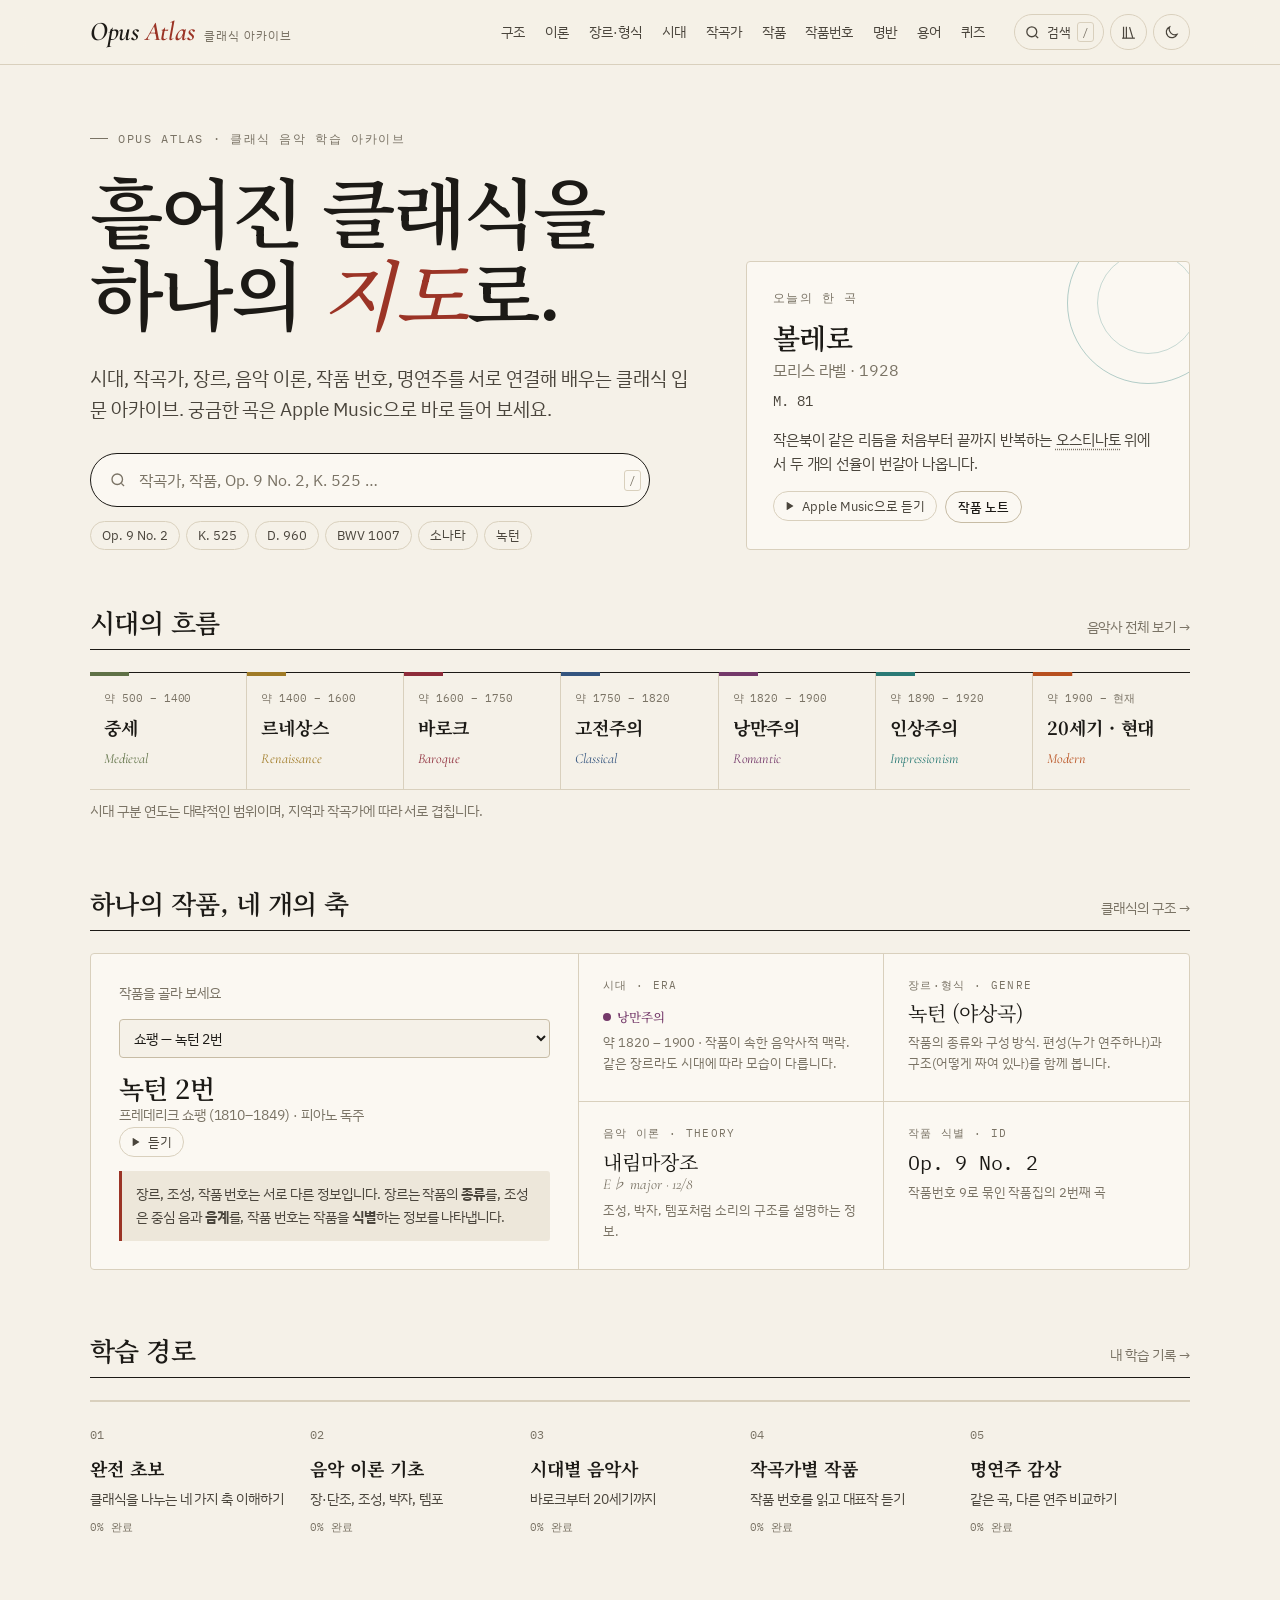
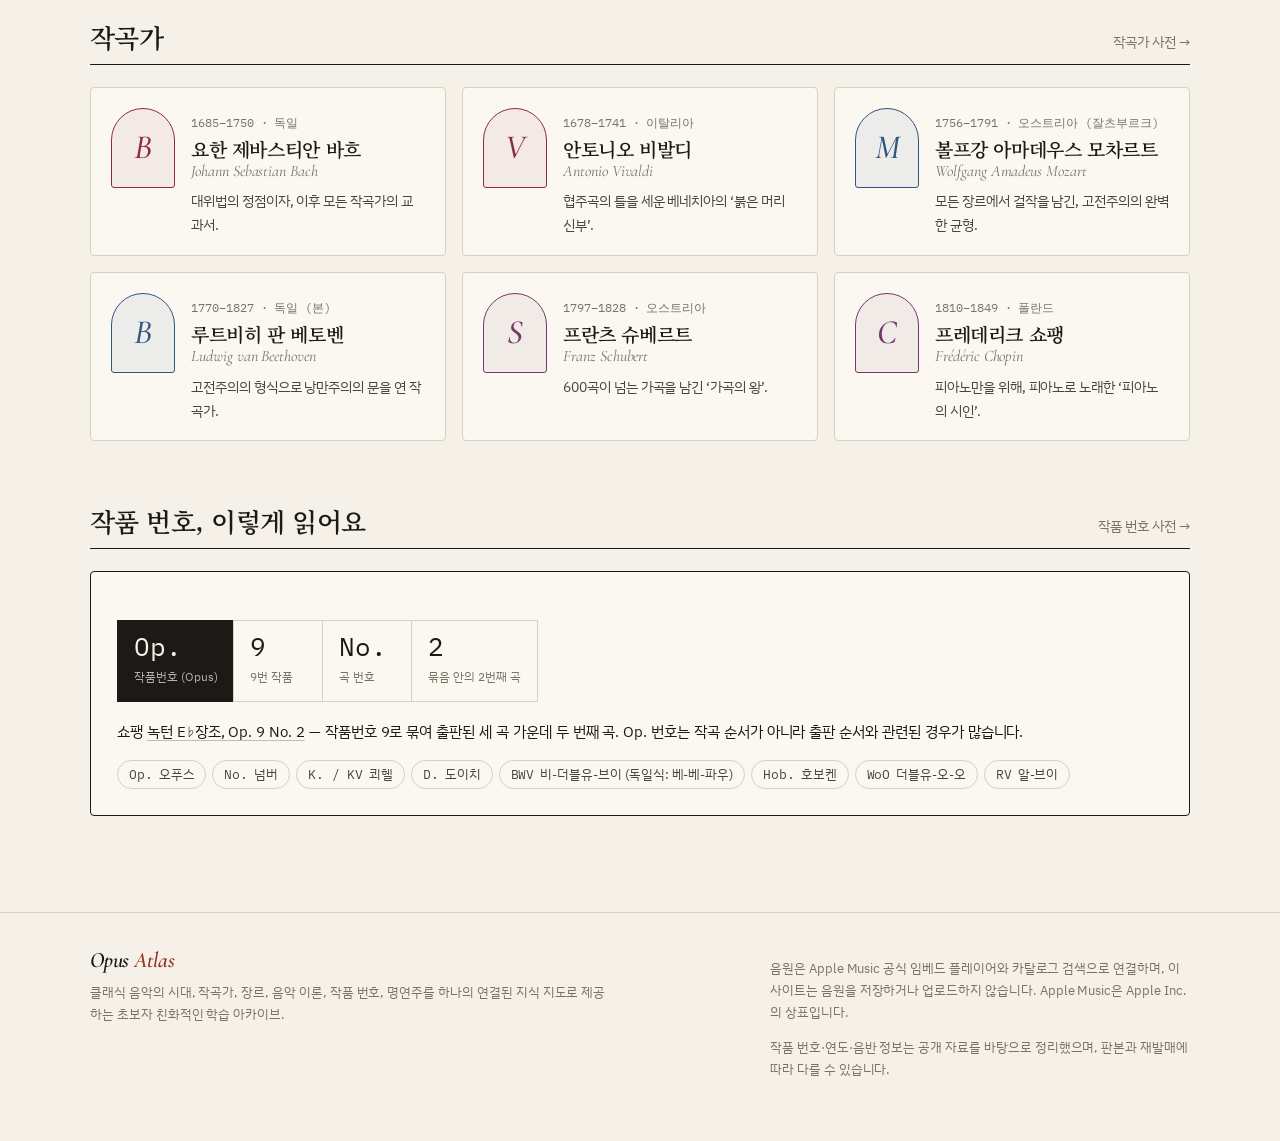
<file: classical/index.html>
<!doctype html>
<html lang="ko">
<head>
<meta charset="utf-8">
<meta name="viewport" content="width=device-width, initial-scale=1, viewport-fit=cover">
<title>Opus Atlas — 클래식 음악 학습 아카이브</title>
<meta name="description" content="시대, 작곡가, 장르, 음악 이론, 작품 번호(Op., K., D., BWV), 명연주를 하나의 연결된 지식 지도로 배우는 클래식 입문 아카이브. Apple Music으로 바로 감상.">
<meta name="theme-color" content="#f5f1e8" media="(prefers-color-scheme: light)">
<meta name="theme-color" content="#13120f" media="(prefers-color-scheme: dark)">
<link rel="icon" href="data:image/svg+xml,%3Csvg xmlns='http://www.w3.org/2000/svg' viewBox='0 0 64 64'%3E%3Crect width='64' height='64' rx='14' fill='%231c1a16'/%3E%3Ctext x='32' y='45' font-family='Georgia,serif' font-style='italic' font-size='38' text-anchor='middle' fill='%23f5f1e8'%3EO%3C/text%3E%3Ccircle cx='46' cy='18' r='5' fill='%239b3426'/%3E%3C/svg%3E">
<link rel="preconnect" href="https://fonts.googleapis.com">
<link rel="preconnect" href="https://fonts.gstatic.com" crossorigin>
<link rel="stylesheet" href="https://fonts.googleapis.com/css2?family=Cormorant+Garamond:ital,wght@0,500;0,600;1,400;1,500;1,600&family=IBM+Plex+Mono:wght@400;500&family=IBM+Plex+Sans+KR:wght@400;500;600&family=Noto+Serif+KR:wght@500;600;700&display=swap">
<link rel="stylesheet" href="css/style.css">
<script>try{var t=JSON.parse(localStorage.getItem("oa:theme"));if(t)document.documentElement.dataset.theme=t}catch(e){}</script>
</head>
<body>
<noscript><p style="padding:24px">이 사이트는 JavaScript가 필요합니다.</p></noscript>
<script src="js/config.js"></script>
<script src="js/data/core.js"></script>
<script src="js/data/genres.js"></script>
<script src="js/data/composers.js"></script>
<script src="js/data/works.js"></script>
<script src="js/data/people.js"></script>
<script src="js/data/glossary.js"></script>
<script src="js/music.js"></script>
<script src="js/audio.js"></script>
<script src="js/app.js"></script>
</body>
</html>
</file>
<file: classical/css/style.css>
/* Opus Atlas — editorial archive look: warm paper, ink, thin rules, era colours as accents. */
:root {
  --paper: #f5f1e8;
  --paper-2: #ede7da;
  --paper-3: #e4dccb;
  --card: #fbf8f2;
  --ink: #1c1a16;
  --ink-2: #4a453c;
  --ink-3: #7a7365;
  --rule: #d9d0bd;
  --rule-2: #c7bca5;
  --accent: #9b3426;
  --accent-ink: #fff8ef;
  --focus: #2d5f9a;
  --shadow: 0 1px 0 rgba(28, 26, 22, .04), 0 12px 32px -18px rgba(28, 26, 22, .35);

  --medieval: #5f7146;
  --renaissance: #a07b26;
  --baroque: #8e2c3a;
  --classical: #34557f;
  --romantic: #74396a;
  --impressionism: #2a7a75;
  --modern: #b8501f;

  --f-serif: "Noto Serif KR", "Cormorant Garamond", "AppleMyungjo", Georgia, serif;
  --f-latin: "Cormorant Garamond", "Noto Serif KR", Georgia, serif;
  --f-sans: "IBM Plex Sans KR", "Apple SD Gothic Neo", "Malgun Gothic", system-ui, sans-serif;
  --f-mono: "IBM Plex Mono", ui-monospace, "SFMono-Regular", Menlo, monospace;

  --wrap: 1180px;
  --gutter: clamp(16px, 4vw, 40px);
  --radius: 4px;
  color-scheme: light;
}
@media (prefers-color-scheme: dark) {
  :root:not([data-theme="light"]) {
    --paper: #13120f; --paper-2: #1c1a16; --paper-3: #26231d; --card: #191814;
    --ink: #ede6d6; --ink-2: #c2b9a6; --ink-3: #8e8676; --rule: #322e27; --rule-2: #464035;
    --accent: #e0775f; --accent-ink: #1a0f0b; --focus: #8fb6ec;
    --shadow: 0 1px 0 rgba(0,0,0,.3), 0 16px 40px -20px rgba(0,0,0,.8);
    --medieval: #9fb47f; --renaissance: #d8b35c; --baroque: #e07a86; --classical: #84a9dc;
    --romantic: #c98bbd; --impressionism: #6ec7be; --modern: #ec8e5c;
    color-scheme: dark;
  }
}
:root[data-theme="dark"] {
  --paper: #13120f; --paper-2: #1c1a16; --paper-3: #26231d; --card: #191814;
  --ink: #ede6d6; --ink-2: #c2b9a6; --ink-3: #8e8676; --rule: #322e27; --rule-2: #464035;
  --accent: #e0775f; --accent-ink: #1a0f0b; --focus: #8fb6ec;
  --shadow: 0 1px 0 rgba(0,0,0,.3), 0 16px 40px -20px rgba(0,0,0,.8);
  --medieval: #9fb47f; --renaissance: #d8b35c; --baroque: #e07a86; --classical: #84a9dc;
  --romantic: #c98bbd; --impressionism: #6ec7be; --modern: #ec8e5c;
  color-scheme: dark;
}

* { box-sizing: border-box; }
[hidden] { display: none !important; }
html { -webkit-text-size-adjust: 100%; scroll-padding-top: 88px; }
body {
  margin: 0; background: var(--paper); color: var(--ink);
  font-family: var(--f-sans); font-size: 16px; line-height: 1.7; letter-spacing: -0.003em;
  -webkit-font-smoothing: antialiased; text-rendering: optimizeLegibility;
  overflow-x: hidden;
}
body.has-player { padding-bottom: 210px; }
a { color: inherit; text-decoration-color: var(--rule-2); text-underline-offset: 3px; }
a:hover { text-decoration-color: currentColor; }
button { font: inherit; color: inherit; }
:focus-visible { outline: 2px solid var(--focus); outline-offset: 2px; border-radius: 2px; }
img { max-width: 100%; display: block; }
h1, h2, h3, h4 { font-family: var(--f-serif); font-weight: 600; line-height: 1.25; letter-spacing: -0.02em; margin: 0; text-wrap: balance; }
p { margin: 0 0 1em; text-wrap: pretty; }
.wrap { max-width: var(--wrap); margin: 0 auto; padding: 0 var(--gutter); }
.sr { position: absolute; width: 1px; height: 1px; overflow: hidden; clip: rect(0 0 0 0); white-space: nowrap; }

/* Era colour helper: set --era on any element */
[data-era="medieval"] { --era: var(--medieval); }
[data-era="renaissance"] { --era: var(--renaissance); }
[data-era="baroque"] { --era: var(--baroque); }
[data-era="classical"] { --era: var(--classical); }
[data-era="romantic"] { --era: var(--romantic); }
[data-era="impressionism"] { --era: var(--impressionism); }
[data-era="modern"] { --era: var(--modern); }

/* ---------- Header ---------- */
.top {
  position: sticky; top: 0; z-index: 40;
  background: color-mix(in srgb, var(--paper) 88%, transparent);
  backdrop-filter: saturate(1.3) blur(12px); -webkit-backdrop-filter: saturate(1.3) blur(12px);
  border-bottom: 1px solid var(--rule);
}
.top-in { display: flex; align-items: center; gap: 20px; height: 64px; }
.brand { display: flex; align-items: baseline; gap: 10px; text-decoration: none; flex-shrink: 0; }
.brand-mark { font-family: var(--f-latin); font-style: italic; font-weight: 600; font-size: 27px; letter-spacing: -0.01em; line-height: 1; }
.brand-mark b { color: var(--accent); font-weight: 600; }
.brand-sub { font-size: 11.5px; color: var(--ink-3); letter-spacing: .08em; }
.nav { display: flex; gap: 2px; margin-left: auto; }
.nav a {
  text-decoration: none; font-size: 14px; color: var(--ink-2); padding: 6px 9px; border-radius: 3px; white-space: nowrap;
}
.nav a:hover { color: var(--ink); background: var(--paper-2); }
.nav a.on { color: var(--ink); box-shadow: inset 0 -2px 0 var(--accent); border-radius: 0; }
.tools { display: flex; gap: 6px; align-items: center; }
.icon-btn {
  display: inline-flex; align-items: center; justify-content: center; gap: 6px; height: 36px; min-width: 36px; padding: 0 9px;
  border: 1px solid var(--rule); background: transparent; border-radius: 999px; cursor: pointer; color: var(--ink-2); font-size: 13px;
  text-decoration: none;
}
.icon-btn:hover { border-color: var(--rule-2); color: var(--ink); background: var(--paper-2); }
.icon-btn svg { width: 17px; height: 17px; }
.kbd { font-family: var(--f-mono); font-size: 11px; border: 1px solid var(--rule); border-radius: 3px; padding: 0 4px; color: var(--ink-3); }
.menu-btn { display: none; }
@media (max-width: 1120px) {
  .nav { display: none; }
  .menu-btn { display: inline-flex; }
  .tools { margin-left: auto; }
  .search-btn .label, .search-btn .kbd { display: none; }
}
.drawer {
  position: fixed; inset: 64px 0 0 0; z-index: 39; background: var(--paper); padding: 12px var(--gutter) 40px; overflow-y: auto;
  border-top: 1px solid var(--rule);
}
.drawer a { display: flex; justify-content: space-between; align-items: baseline; padding: 14px 0; border-bottom: 1px solid var(--rule); text-decoration: none; font-family: var(--f-serif); font-size: 20px; }
.drawer a span { font-family: var(--f-sans); font-size: 12px; color: var(--ink-3); }

/* ---------- Typography blocks ---------- */
.eyebrow { font-family: var(--f-mono); font-size: 11.5px; letter-spacing: .14em; text-transform: uppercase; color: var(--ink-3); display: flex; align-items: center; gap: 10px; }
.eyebrow::before { content: ""; width: 18px; height: 1px; background: currentColor; }
.eyebrow.plain::before { display: none; }
.lede { font-size: 19px; line-height: 1.65; color: var(--ink-2); max-width: 46em; }
.muted { color: var(--ink-3); }
.small { font-size: 13.5px; }
.mono { font-family: var(--f-mono); letter-spacing: -0.01em; }
.latin { font-family: var(--f-latin); font-style: italic; }
.prose { max-width: 44em; }
.prose p { color: var(--ink); }
.prose ul { padding-left: 1.2em; margin: 0 0 1em; }
.prose li { margin: .35em 0; }

.page-head { padding: 56px 0 36px; border-bottom: 1px solid var(--rule); margin-bottom: 40px; }
.page-head h1 { font-size: clamp(34px, 5vw, 54px); margin: 14px 0 14px; }
.page-head .lede { margin: 0; }
.crumbs { font-size: 13px; color: var(--ink-3); display: flex; gap: 8px; flex-wrap: wrap; }
.crumbs a { text-decoration: none; }
.crumbs a:hover { color: var(--ink); }

section.block { margin: 0 0 64px; }
.block-head { display: flex; align-items: end; justify-content: space-between; gap: 16px; border-bottom: 1px solid var(--ink); padding-bottom: 10px; margin-bottom: 22px; }
.block-head h2 { font-size: 26px; }
.block-head .more { font-size: 13.5px; color: var(--ink-3); text-decoration: none; white-space: nowrap; }
.block-head .more:hover { color: var(--ink); }
h3.sub { font-size: 19px; margin: 28px 0 12px; }

/* ---------- Inline rich links ---------- */
.lk { color: inherit; text-decoration: underline; text-decoration-color: var(--rule-2); text-underline-offset: 3px; }
.lk:hover { text-decoration-color: var(--accent); color: var(--accent); }
.term {
  background: none; border: 0; padding: 0; cursor: help; color: inherit; font: inherit;
  text-decoration: underline dotted; text-decoration-color: var(--ink-3); text-underline-offset: 4px;
}
.term:hover { color: var(--accent); text-decoration-color: var(--accent); }
.tip {
  position: absolute; z-index: 80; max-width: 320px; background: var(--ink); color: var(--paper);
  padding: 12px 14px 13px; border-radius: 6px; font-size: 13.5px; line-height: 1.55; box-shadow: var(--shadow);
}
.tip b { font-family: var(--f-serif); font-size: 15px; display: block; margin-bottom: 2px; }
.tip .tip-ko { font-size: 12px; opacity: .7; margin-left: 6px; font-weight: 400; }
.tip .tip-ex { display: block; margin-top: 6px; opacity: .75; font-size: 12.5px; }
.tip a { color: inherit; }
.tip .tip-more { display: inline-block; margin-top: 8px; font-size: 12px; opacity: .85; }

/* ---------- Chips / tags ---------- */
.chips { display: flex; flex-wrap: wrap; gap: 6px; }
.chip {
  display: inline-flex; align-items: center; gap: 6px; font-size: 13px; line-height: 1; padding: 7px 11px; border-radius: 999px;
  border: 1px solid var(--rule); background: transparent; color: var(--ink-2); text-decoration: none; cursor: pointer; white-space: nowrap;
}
.chip:hover { border-color: var(--rule-2); color: var(--ink); }
.chip.on { background: var(--ink); color: var(--paper); border-color: var(--ink); }
.chip .dot, .dot { width: 8px; height: 8px; border-radius: 50%; background: var(--era, var(--ink-3)); flex-shrink: 0; display: inline-block; }
.tag { font-family: var(--f-mono); font-size: 11.5px; padding: 3px 7px; border: 1px solid var(--rule); border-radius: 3px; color: var(--ink-2); white-space: nowrap; text-decoration: none; }
a.tag:hover { border-color: var(--ink-3); color: var(--ink); }
.era-tag { display: inline-flex; align-items: center; gap: 6px; font-size: 12.5px; color: var(--era); font-weight: 500; text-decoration: none; }
.era-tag::before { content: ""; width: 8px; height: 8px; background: var(--era); border-radius: 50%; }

/* ---------- Buttons ---------- */
.btn {
  display: inline-flex; align-items: center; gap: 8px; height: 40px; padding: 0 16px; border-radius: 999px; border: 1px solid var(--ink);
  background: var(--ink); color: var(--paper); text-decoration: none; cursor: pointer; font-size: 14px; font-weight: 500; white-space: nowrap;
}
.btn:hover { background: var(--accent); border-color: var(--accent); color: var(--accent-ink); }
.btn.ghost { background: transparent; color: var(--ink); border-color: var(--rule-2); }
.btn.ghost:hover { border-color: var(--ink); background: var(--paper-2); color: var(--ink); }
.btn.ghost.on { border-color: var(--accent); color: var(--accent); }
.btn svg { width: 16px; height: 16px; }
.btn.sm { height: 32px; padding: 0 12px; font-size: 13px; }
.listen {
  display: inline-flex; align-items: center; gap: 6px; border: 1px solid var(--rule); background: var(--card); border-radius: 999px;
  height: 30px; padding: 0 11px 0 8px; font-size: 12.5px; cursor: pointer; color: var(--ink-2); white-space: nowrap;
}
.listen:hover { border-color: var(--accent); color: var(--accent); }
.listen svg { width: 14px; height: 14px; }
.actions { display: flex; flex-wrap: wrap; gap: 8px; }

/* ---------- Cards / grids ---------- */
.grid { display: grid; gap: 16px; }
.g2 { grid-template-columns: repeat(2, minmax(0, 1fr)); }
.g3 { grid-template-columns: repeat(3, minmax(0, 1fr)); }
.g4 { grid-template-columns: repeat(4, minmax(0, 1fr)); }
@media (max-width: 960px) { .g3, .g4 { grid-template-columns: repeat(2, minmax(0, 1fr)); } }
@media (max-width: 620px) { .g2, .g3, .g4 { grid-template-columns: minmax(0, 1fr); } }

.card {
  position: relative; display: block; background: var(--card); border: 1px solid var(--rule); border-radius: var(--radius);
  padding: 20px 20px 18px; text-decoration: none; color: inherit; transition: border-color .15s, transform .15s, box-shadow .15s;
}
a.card:hover { border-color: var(--rule-2); box-shadow: var(--shadow); transform: translateY(-1px); }
.card .idx { font-family: var(--f-mono); font-size: 11px; color: var(--ink-3); letter-spacing: .08em; }
.card h3 { font-size: 20px; margin: 6px 0 4px; }
.card .en { font-family: var(--f-latin); font-style: italic; color: var(--ink-3); font-size: 16px; line-height: 1.3; }
.card p { font-size: 14px; color: var(--ink-2); margin: 10px 0 0; }
.card.era-edge { border-top: 3px solid var(--era, var(--rule)); }
.card-foot { display: flex; align-items: center; justify-content: space-between; gap: 8px; margin-top: 14px; flex-wrap: wrap; }

/* Work row list */
.wlist { border-top: 1px solid var(--rule); }
.wrow {
  display: grid; grid-template-columns: 6px minmax(0, 1.5fr) minmax(0, 1fr) auto auto; gap: 18px; align-items: center;
  padding: 14px 4px 14px 0; border-bottom: 1px solid var(--rule);
}
.wrow:hover { background: color-mix(in srgb, var(--paper-2) 60%, transparent); }
.wrow .bar { align-self: stretch; background: var(--era); border-radius: 2px; }
.wrow .t { text-decoration: none; display: block; min-width: 0; }
.wrow .t b { font-family: var(--f-serif); font-weight: 600; font-size: 17px; display: block; line-height: 1.35; }
.wrow .t span { font-size: 13px; color: var(--ink-3); }
.wrow .meta { font-size: 13px; color: var(--ink-2); min-width: 0; }
.wrow .meta .mono { display: block; color: var(--ink); font-size: 13px; }
.wrow .state { display: flex; gap: 4px; color: var(--ink-3); }
.wrow .state svg { width: 15px; height: 15px; }
.wrow .state .on { color: var(--accent); }
@media (max-width: 720px) {
  .wrow { grid-template-columns: 4px minmax(0, 1fr) auto; gap: 12px; }
  .wrow .meta { display: none; }
  .wrow .state { display: none; }
}

/* ---------- Home ---------- */
.hero { padding: 64px 0 56px; display: grid; grid-template-columns: minmax(0, 1.35fr) minmax(0, 1fr); gap: 56px; align-items: end; }
.hero h1 { font-size: clamp(40px, 6.2vw, 76px); line-height: 1.08; letter-spacing: -0.035em; margin: 20px 0 22px; }
.hero h1 em { font-family: var(--f-latin); font-weight: 500; font-style: italic; color: var(--accent); letter-spacing: -0.01em; }
.hero .lede { margin-bottom: 28px; }
.bigsearch { display: flex; align-items: center; gap: 10px; border: 1px solid var(--ink); border-radius: 999px; padding: 0 8px 0 18px; height: 54px; background: var(--card); max-width: 560px; cursor: text; }
.bigsearch svg { width: 18px; height: 18px; color: var(--ink-3); flex-shrink: 0; }
.bigsearch input { flex: 1; min-width: 0; border: 0; background: transparent; font: inherit; font-size: 16px; color: var(--ink); outline: none; }
.bigsearch input::placeholder { color: var(--ink-3); }
.hero .chips { margin-top: 14px; }
.today { border: 1px solid var(--rule); background: var(--card); border-radius: var(--radius); padding: 26px; position: relative; overflow: hidden; }
.today::after { content: ""; position: absolute; right: -40px; top: -40px; width: 160px; height: 160px; border-radius: 50%; border: 1px solid var(--era); opacity: .35; }
.today::before { content: ""; position: absolute; right: -10px; top: -10px; width: 100px; height: 100px; border-radius: 50%; border: 1px solid var(--era); opacity: .25; }
.today h2 { font-size: 28px; margin: 12px 0 2px; }
.today .cat { font-family: var(--f-mono); font-size: 14px; margin: 6px 0 14px; color: var(--ink-2); }
.today p { font-size: 14.5px; color: var(--ink-2); }
@media (max-width: 900px) { .hero { grid-template-columns: 1fr; gap: 36px; padding-top: 40px; } }

/* Era strip */
.strip { display: grid; grid-template-columns: repeat(7, minmax(0, 1fr)); border-top: 1px solid var(--ink); border-bottom: 1px solid var(--rule); }
.strip a {
  display: block; padding: 16px 14px 18px; text-decoration: none; border-right: 1px solid var(--rule); position: relative; min-width: 0;
}
.strip a:last-child { border-right: 0; }
.strip a::before { content: ""; position: absolute; left: 0; right: 0; top: -1px; height: 4px; background: var(--era); transform-origin: left; transform: scaleX(.25); transition: transform .3s; }
.strip a:hover::before, .strip a.on::before { transform: scaleX(1); }
.strip .yr { font-family: var(--f-mono); font-size: 11px; color: var(--ink-3); display: block; }
.strip b { font-family: var(--f-serif); font-size: 18px; display: block; margin: 4px 0 2px; }
.strip .en { font-family: var(--f-latin); font-style: italic; font-size: 14px; color: var(--era); }
@media (max-width: 900px) {
  .strip { grid-template-columns: repeat(7, 132px); overflow-x: auto; scrollbar-width: thin; }
}

/* Axes explorer */
.axes { display: grid; grid-template-columns: minmax(0, 1fr) minmax(0, 1.25fr); gap: 0; border: 1px solid var(--rule); border-radius: var(--radius); background: var(--card); overflow: hidden; }
.axes-work { padding: 28px; border-right: 1px solid var(--rule); display: flex; flex-direction: column; gap: 14px; }
.axes-work select { font: inherit; font-size: 14px; padding: 8px 10px; border: 1px solid var(--rule-2); border-radius: 4px; background: var(--paper); color: var(--ink); max-width: 100%; }
.axes-work h3 { font-size: 26px; }
.axes-cells { display: grid; grid-template-columns: 1fr 1fr; }
.axcell { padding: 22px 24px; border-bottom: 1px solid var(--rule); border-right: 1px solid var(--rule); min-width: 0; }
.axcell:nth-child(2n) { border-right: 0; }
.axcell:nth-last-child(-n+2) { border-bottom: 0; }
.axcell .k { font-family: var(--f-mono); font-size: 11px; letter-spacing: .12em; color: var(--ink-3); text-transform: uppercase; }
.axcell .v { font-family: var(--f-serif); font-size: 20px; margin: 6px 0 6px; line-height: 1.3; }
.axcell .v a { text-decoration: none; }
.axcell .v a:hover { color: var(--accent); }
.axcell .d { font-size: 13px; color: var(--ink-3); line-height: 1.55; }
.axes-note { font-size: 13.5px; color: var(--ink-2); background: var(--paper-2); padding: 12px 14px; border-left: 3px solid var(--accent); border-radius: 0 3px 3px 0; }
@media (max-width: 860px) { .axes { grid-template-columns: 1fr; } .axes-work { border-right: 0; border-bottom: 1px solid var(--rule); } }
@media (max-width: 520px) { .axes-cells { grid-template-columns: 1fr; } .axcell { border-right: 0 !important; border-bottom: 1px solid var(--rule) !important; } .axcell:last-child { border-bottom: 0 !important; } }

/* Learning path */
.path { display: grid; grid-template-columns: repeat(5, minmax(0, 1fr)); gap: 0; counter-reset: step; }
.step { padding: 18px 18px 20px 0; border-top: 2px solid var(--rule); position: relative; text-decoration: none; display: block; }
.step::before { counter-increment: step; content: counter(step, decimal-leading-zero); font-family: var(--f-mono); font-size: 12px; color: var(--ink-3); }
.step b { display: block; font-family: var(--f-serif); font-size: 18px; margin: 6px 0 4px; }
.step span { font-size: 13.5px; color: var(--ink-2); display: block; }
.step .prog { position: absolute; left: 0; top: -2px; height: 2px; background: var(--accent); }
.step .pct { font-family: var(--f-mono); font-size: 11px; color: var(--ink-3); margin-top: 8px; }
.step:hover b { color: var(--accent); }
@media (max-width: 860px) { .path { grid-template-columns: 1fr; } .step { padding-right: 0; } }

/* Composer cards */
.ccard { display: grid; grid-template-columns: 64px minmax(0, 1fr); gap: 16px; align-items: start; }
.mono-portrait {
  width: 64px; height: 80px; border: 1px solid var(--era); color: var(--era); display: flex; align-items: center; justify-content: center;
  font-family: var(--f-latin); font-style: italic; font-size: 34px; font-weight: 500; border-radius: 32px 32px 3px 3px;
  background: color-mix(in srgb, var(--era) 7%, transparent);
}
.mono-portrait.lg { width: 120px; height: 150px; font-size: 64px; border-radius: 60px 60px 4px 4px; }
.ccard h3 { font-size: 19px; margin: 2px 0 0; }
.ccard .yrs { font-family: var(--f-mono); font-size: 12px; color: var(--ink-3); }
.ccard p { margin-top: 8px; }

/* Lifespan timeline */
.lifeline { position: relative; border: 1px solid var(--rule); border-radius: var(--radius); background: var(--card); padding: 26px 18px 34px; overflow: hidden; }
.lifeline .bands { position: absolute; inset: 0; }
.lifeline .band { position: absolute; top: 0; bottom: 0; background: color-mix(in srgb, var(--era) 9%, transparent); border-left: 1px dashed color-mix(in srgb, var(--era) 45%, transparent); }
.lifeline .band span { position: absolute; bottom: 8px; left: 6px; font-size: 11px; color: var(--era); font-weight: 500; white-space: nowrap; }
.lifeline .rows { position: relative; }
.lifeline .row { position: relative; height: 26px; }
.lifeline .life {
  position: absolute; top: 4px; height: 18px; border-radius: 9px; background: var(--era); color: #fff; font-size: 11.5px; line-height: 18px;
  padding: 0 8px; white-space: nowrap; text-decoration: none; overflow: visible; min-width: 18px;
}
:root[data-theme="dark"] .lifeline .life { color: #111; }
@media (prefers-color-scheme: dark) { :root:not([data-theme="light"]) .lifeline .life { color: #111; } }
.lifeline .life:hover { filter: brightness(1.1); box-shadow: 0 0 0 2px var(--paper), 0 0 0 3px var(--era); }
.lifeline .axis { position: relative; height: 18px; margin-top: 6px; }
.lifeline .axis span { position: absolute; transform: translateX(-50%); font-family: var(--f-mono); font-size: 10.5px; color: var(--ink-3); }
.scroll-x { overflow-x: auto; scrollbar-width: thin; }
.scroll-x > .lifeline { min-width: 720px; }

/* ---------- Detail layouts ---------- */
.detail { display: grid; grid-template-columns: minmax(0, 1fr) 300px; gap: 56px; align-items: start; }
.detail aside { position: sticky; top: 88px; }
@media (max-width: 960px) { .detail { grid-template-columns: 1fr; gap: 32px; } .detail aside { position: static; } }

.facts { border-top: 1px solid var(--ink); }
.facts div { display: grid; grid-template-columns: 96px minmax(0, 1fr); gap: 12px; padding: 10px 0; border-bottom: 1px solid var(--rule); font-size: 14px; }
.facts dt { color: var(--ink-3); font-size: 12.5px; padding-top: 1px; }
.facts dd { margin: 0; min-width: 0; }
.facts dd a { text-decoration: none; border-bottom: 1px solid var(--rule-2); }
.facts dd a:hover { color: var(--accent); border-color: var(--accent); }
.facts dd small { display: block; color: var(--ink-3); font-size: 12.5px; }

.work-title { font-size: clamp(34px, 5.2vw, 58px); line-height: 1.12; margin: 14px 0 6px; }
.work-en { font-family: var(--f-latin); font-style: italic; font-size: clamp(19px, 2.4vw, 24px); color: var(--ink-2); line-height: 1.3; }
.work-cat { font-family: var(--f-mono); font-size: 15px; margin: 16px 0 22px; display: flex; flex-wrap: wrap; gap: 8px; }
.work-cat a { text-decoration: none; border: 1px solid var(--ink); padding: 4px 10px; border-radius: 3px; }
.work-cat a:hover { background: var(--ink); color: var(--paper); }

.mvts { list-style: none; padding: 0; margin: 0; counter-reset: mv; border-top: 1px solid var(--rule); }
.mvts li { counter-increment: mv; display: grid; grid-template-columns: 36px minmax(0, 1fr) auto; gap: 12px; align-items: baseline; padding: 11px 0; border-bottom: 1px solid var(--rule); }
.mvts li::before { content: counter(mv, upper-roman) "."; font-family: var(--f-latin); font-style: italic; color: var(--ink-3); font-size: 17px; }
.mvts .it { font-family: var(--f-latin); font-size: 18px; font-style: italic; }
.mvts .ko { font-size: 13px; color: var(--ink-3); text-align: right; }
@media (max-width: 560px) { .mvts li { grid-template-columns: 30px 1fr; } .mvts .ko { grid-column: 2; text-align: left; } }

.points { list-style: none; padding: 0; margin: 0; }
.points li { position: relative; padding: 12px 0 12px 30px; border-bottom: 1px solid var(--rule); }
.points li::before { content: "♪"; position: absolute; left: 4px; top: 11px; color: var(--accent); font-size: 15px; }

.recs { display: grid; gap: 12px; }
.rec { display: grid; grid-template-columns: minmax(0, 1fr) auto; gap: 14px 20px; align-items: start; border: 1px solid var(--rule); background: var(--card); border-radius: var(--radius); padding: 16px 18px; }
.rec .who { font-family: var(--f-serif); font-size: 17px; font-weight: 600; }
.rec .who a { text-decoration: none; }
.rec .who a:hover { color: var(--accent); }
.rec .meta { font-family: var(--f-mono); font-size: 12px; color: var(--ink-3); margin: 2px 0 6px; }
.rec .why { font-size: 14px; color: var(--ink-2); margin: 0; }
.rec .n { font-family: var(--f-latin); font-style: italic; color: var(--ink-3); font-size: 22px; line-height: 1; }
@media (max-width: 560px) { .rec { grid-template-columns: 1fr; } }

.deep { border: 1px solid var(--rule); border-radius: var(--radius); background: var(--paper-2); margin: 24px 0; }
.deep summary { cursor: pointer; padding: 12px 16px; font-weight: 500; font-size: 14.5px; list-style: none; display: flex; justify-content: space-between; align-items: center; }
.deep summary::-webkit-details-marker { display: none; }
.deep summary::after { content: "+"; font-family: var(--f-mono); color: var(--ink-3); font-size: 18px; }
.deep[open] summary::after { content: "−"; }
.deep summary .eyebrow { margin-right: 10px; }
.deep .deep-in { padding: 0 16px 6px; }

.note { font-size: 13.5px; color: var(--ink-2); background: var(--paper-2); padding: 12px 14px; border-left: 3px solid var(--era, var(--ink-3)); border-radius: 0 3px 3px 0; margin: 16px 0; }
textarea.memo { width: 100%; min-height: 110px; font: inherit; font-size: 14px; background: var(--card); color: var(--ink); border: 1px solid var(--rule); border-radius: 4px; padding: 12px; resize: vertical; }
textarea.memo:focus { outline: none; border-color: var(--ink-3); }
.saved { font-size: 12px; color: var(--ink-3); height: 18px; }

.side-box { border: 1px solid var(--rule); border-radius: var(--radius); background: var(--card); padding: 18px; margin-bottom: 16px; }
.side-box h4 { font-size: 14px; font-family: var(--f-sans); font-weight: 600; margin-bottom: 10px; }
.side-box ul { list-style: none; margin: 0; padding: 0; }
.side-box li { padding: 6px 0; border-bottom: 1px dotted var(--rule); font-size: 14px; }
.side-box li:last-child { border-bottom: 0; }
.side-box li a { text-decoration: none; }
.side-box li a:hover { color: var(--accent); }

.order { list-style: none; counter-reset: o; padding: 0; margin: 0; }
.order li { counter-increment: o; display: grid; grid-template-columns: 40px minmax(0, 1fr) auto; gap: 12px; align-items: center; padding: 12px 0; border-bottom: 1px solid var(--rule); }
.order li::before { content: counter(o); font-family: var(--f-latin); font-style: italic; font-size: 28px; line-height: 1; color: var(--era); }
.order a { text-decoration: none; }
.order a b { font-family: var(--f-serif); font-size: 16.5px; }
.order a:hover b { color: var(--accent); }
.order .mono { font-size: 12.5px; color: var(--ink-3); display: block; }

.pager { display: flex; justify-content: space-between; gap: 12px; border-top: 1px solid var(--rule); padding-top: 20px; margin-top: 48px; }
.pager a { text-decoration: none; max-width: 48%; }
.pager a span { display: block; font-size: 12px; color: var(--ink-3); }
.pager a b { font-family: var(--f-serif); font-size: 18px; }
.pager a:hover b { color: var(--accent); }
.pager .next { text-align: right; margin-left: auto; }

/* Filters */
.filters { display: flex; flex-wrap: wrap; gap: 18px 28px; align-items: start; margin-bottom: 24px; padding: 16px 0 18px; border-bottom: 1px solid var(--rule); }
.filters .fg { display: flex; flex-direction: column; gap: 8px; min-width: 0; }
.filters .fl { font-size: 11.5px; color: var(--ink-3); letter-spacing: .1em; font-family: var(--f-mono); text-transform: uppercase; }
.filters select, .filters input[type="search"] { font: inherit; font-size: 14px; height: 36px; padding: 0 10px; border: 1px solid var(--rule-2); border-radius: 4px; background: var(--card); color: var(--ink); max-width: 100%; }
.count { font-family: var(--f-mono); font-size: 12px; color: var(--ink-3); margin-bottom: 10px; }
.empty { padding: 40px 0; color: var(--ink-3); text-align: center; }

/* ---------- Structure map ---------- */
.layers { display: grid; grid-template-columns: repeat(5, minmax(0, 1fr)); gap: 0; border: 1px solid var(--ink); border-radius: var(--radius); overflow: hidden; }
.layer { padding: 20px 18px; border-right: 1px solid var(--rule); text-decoration: none; position: relative; background: var(--card); }
.layer:last-child { border-right: 0; }
.layer:hover { background: var(--paper-2); }
.layer .n { font-family: var(--f-latin); font-style: italic; font-size: 34px; line-height: 1; color: var(--accent); }
.layer b { display: block; font-family: var(--f-serif); font-size: 18px; margin: 10px 0 4px; }
.layer span { font-size: 13px; color: var(--ink-2); }
@media (max-width: 820px) { .layers { grid-template-columns: 1fr; } .layer { border-right: 0; border-bottom: 1px solid var(--rule); display: grid; grid-template-columns: 48px 1fr; } .layer b { margin-top: 0; } .layer span { grid-column: 2; } .layer:last-child { border-bottom: 0; } }

.graph-wrap { border: 1px solid var(--rule); border-radius: var(--radius); background: var(--card); padding: 16px; }
.graph-wrap svg { width: 100%; height: auto; display: block; }
.graph-wrap .gnode { cursor: pointer; }
.graph-wrap .gnode rect { fill: var(--paper); stroke: var(--rule-2); }
.graph-wrap .gnode:hover rect, .graph-wrap .gnode:focus rect { stroke: var(--accent); stroke-width: 1.5; }
.graph-wrap .gnode text { fill: var(--ink); font-family: var(--f-sans); font-size: 13px; }
.graph-wrap .gnode .gk { fill: var(--ink-3); font-family: var(--f-mono); font-size: 9.5px; letter-spacing: .1em; }
.graph-wrap .center rect { fill: var(--ink); stroke: var(--ink); }
.graph-wrap .center text { fill: var(--paper); font-family: var(--f-serif); font-size: 15px; font-weight: 600; }
.graph-wrap .center .gk { fill: var(--paper); opacity: .7; }
.graph-wrap line { stroke: var(--rule-2); stroke-width: 1; }
.graph-wrap .ring { fill: none; stroke: var(--rule); stroke-dasharray: 2 5; }
.graph-legend { display: flex; gap: 16px; flex-wrap: wrap; font-size: 12.5px; color: var(--ink-3); margin-top: 10px; }

table.tbl { width: 100%; border-collapse: collapse; font-size: 14.5px; }
.tbl th { text-align: left; font-weight: 500; font-size: 12px; color: var(--ink-3); letter-spacing: .08em; font-family: var(--f-mono); text-transform: uppercase; border-bottom: 1px solid var(--ink); padding: 8px 10px 8px 0; }
.tbl td { border-bottom: 1px solid var(--rule); padding: 12px 10px 12px 0; vertical-align: top; }
.tbl td:first-child { font-family: var(--f-serif); font-weight: 600; white-space: nowrap; }
.tbl-wrap { overflow-x: auto; }
.tbl-wrap .tbl { min-width: 560px; }

/* ---------- Catalogue decoder ---------- */
.decoder { border: 1px solid var(--ink); border-radius: var(--radius); background: var(--card); padding: 26px; }
.decoder .bigsearch { max-width: none; border-radius: 4px; }
.decoder .bigsearch input { font-family: var(--f-mono); font-size: 18px; }
.decoded { margin-top: 22px; display: flex; flex-wrap: wrap; gap: 0; align-items: stretch; }
.seg { padding: 10px 16px 12px; border: 1px solid var(--rule); margin: 0 -1px -1px 0; min-width: 90px; }
.seg .s { font-family: var(--f-mono); font-size: 26px; line-height: 1.2; display: block; }
.seg .l { font-size: 12px; color: var(--ink-3); }
.seg.sys { background: var(--ink); color: var(--paper); border-color: var(--ink); }
.seg.sys .l { color: var(--paper); opacity: .7; }
.decode-out { margin-top: 18px; font-size: 15px; }
.cat-sys { display: grid; grid-template-columns: 150px minmax(0, 1fr); gap: 24px; padding: 22px 0; border-bottom: 1px solid var(--rule); }
.cat-sys .ab { font-family: var(--f-mono); font-size: 26px; font-weight: 500; line-height: 1.1; }
.cat-sys .rd { font-size: 12.5px; color: var(--ink-3); margin-top: 6px; }
.cat-sys h3 { font-size: 17px; font-family: var(--f-sans); font-weight: 600; margin-bottom: 4px; }
.cat-sys .who { font-size: 13px; color: var(--ink-3); margin-bottom: 8px; }
.cat-sys p { font-size: 14.5px; margin-bottom: 8px; }
.cat-sys .ex { font-size: 13.5px; color: var(--ink-2); }
.cat-sys:target { background: linear-gradient(90deg, color-mix(in srgb, var(--accent) 8%, transparent), transparent); }
@media (max-width: 620px) { .cat-sys { grid-template-columns: 1fr; gap: 8px; } }
.examples li { margin: 10px 0; }
.examples .mono { font-size: 14px; }

/* ---------- Theory demos ---------- */
.demo { border: 1px solid var(--rule); border-radius: var(--radius); background: var(--card); padding: 20px; margin: 24px 0; }
.demo-head { display: flex; justify-content: space-between; align-items: center; gap: 12px; margin-bottom: 14px; flex-wrap: wrap; }
.demo-head b { font-size: 14px; }
.kb { position: relative; height: 120px; display: flex; user-select: none; -webkit-user-select: none; touch-action: manipulation; }
.kb .wk { flex: 1; border: 1px solid var(--rule-2); border-radius: 0 0 4px 4px; background: #fffdf8; margin-right: -1px; position: relative; cursor: pointer; }
.kb .wk span { position: absolute; bottom: 6px; left: 0; right: 0; text-align: center; font-size: 10px; color: #8a8270; font-family: var(--f-mono); }
.kb .bk { position: absolute; top: 0; height: 62%; background: #1c1a16; border-radius: 0 0 3px 3px; z-index: 2; cursor: pointer; }
.kb .wk.hit { background: color-mix(in srgb, var(--accent) 35%, #fffdf8); }
.kb .bk.hit { background: var(--accent); }
.kb .wk.mark::after, .kb .bk.mark::after { content: ""; position: absolute; left: 50%; bottom: 22px; width: 7px; height: 7px; border-radius: 50%; background: var(--accent); transform: translateX(-50%); }
.kb .bk.mark::after { bottom: 8px; background: #fff; }
.demo .chips { margin-top: 14px; }
.demo-cap { font-size: 13.5px; color: var(--ink-2); margin-top: 12px; min-height: 1.6em; }
.metro { display: flex; gap: 10px; margin: 8px 0 14px; flex-wrap: wrap; }
.beat { width: 44px; height: 44px; border-radius: 50%; border: 1px solid var(--rule-2); display: flex; align-items: center; justify-content: center; font-family: var(--f-mono); font-size: 13px; color: var(--ink-3); transition: background .05s; }
.beat.acc { border-width: 2px; border-color: var(--ink-3); }
.beat.now { background: var(--ink); color: var(--paper); border-color: var(--ink); }
.beat.acc.now { background: var(--accent); border-color: var(--accent); color: var(--accent-ink); }
.range { display: flex; align-items: center; gap: 12px; font-size: 13px; color: var(--ink-2); flex-wrap: wrap; }
.range input { accent-color: var(--accent); width: 200px; max-width: 100%; }

/* ---------- Quiz ---------- */
.quiz { max-width: 720px; }
.qcard { border: 1px solid var(--ink); border-radius: var(--radius); background: var(--card); padding: 28px; }
.qmeta { display: flex; justify-content: space-between; font-family: var(--f-mono); font-size: 12px; color: var(--ink-3); margin-bottom: 14px; gap: 12px; }
.qbar { height: 3px; background: var(--rule); border-radius: 2px; overflow: hidden; margin-bottom: 22px; }
.qbar i { display: block; height: 100%; background: var(--accent); transition: width .3s; }
.qtext { font-family: var(--f-serif); font-size: 23px; line-height: 1.4; margin-bottom: 20px; }
.qtext .mono { font-size: .95em; background: var(--paper-2); padding: 0 6px; border-radius: 3px; }
.opts { display: grid; gap: 8px; }
.opt { text-align: left; border: 1px solid var(--rule-2); background: var(--paper); border-radius: 4px; padding: 13px 16px; cursor: pointer; font-size: 15px; display: flex; gap: 12px; align-items: baseline; }
.opt:hover:not([disabled]) { border-color: var(--ink); }
.opt .k { font-family: var(--f-mono); font-size: 12px; color: var(--ink-3); }
.opt.right { border-color: #3f7d4a; background: color-mix(in srgb, #3f7d4a 12%, var(--paper)); }
.opt.wrong { border-color: var(--accent); background: color-mix(in srgb, var(--accent) 10%, var(--paper)); }
.opt[disabled] { cursor: default; }
.feedback { margin-top: 18px; font-size: 14.5px; padding: 14px 16px; background: var(--paper-2); border-radius: 4px; }
.feedback b { display: block; margin-bottom: 4px; }
.qstart .card { cursor: pointer; text-align: left; font: inherit; width: 100%; }
.stat { font-family: var(--f-latin); font-size: 48px; line-height: 1; font-style: italic; }
.meter { height: 6px; background: var(--rule); border-radius: 3px; overflow: hidden; margin-top: 8px; }
.meter i { display: block; height: 100%; background: var(--accent); }

/* ---------- Glossary ---------- */
.gl { display: grid; grid-template-columns: repeat(2, minmax(0, 1fr)); gap: 0 32px; }
.gl-item { padding: 16px 0; border-bottom: 1px solid var(--rule); }
.gl-item h3 { font-size: 18px; font-family: var(--f-serif); }
.gl-item h3 small { font-family: var(--f-sans); font-weight: 400; font-size: 13px; color: var(--ink-3); margin-left: 6px; }
.gl-item p { font-size: 14.5px; margin: 6px 0 0; color: var(--ink-2); }
.gl-item .ex { font-size: 13px; color: var(--ink-3); margin-top: 4px; }
.gl-item:target { background: linear-gradient(90deg, color-mix(in srgb, var(--accent) 9%, transparent), transparent); }
@media (max-width: 720px) { .gl { grid-template-columns: 1fr; } }

/* ---------- Search overlay ---------- */
.search-ov { position: fixed; inset: 0; z-index: 90; background: color-mix(in srgb, var(--ink) 40%, transparent); display: flex; justify-content: center; align-items: flex-start; padding: 10vh 16px 16px; }
.search-box { width: 100%; max-width: 680px; background: var(--paper); border: 1px solid var(--rule-2); border-radius: 8px; box-shadow: 0 30px 80px -20px rgba(0,0,0,.5); overflow: hidden; display: flex; flex-direction: column; max-height: 76vh; }
.search-in { display: flex; align-items: center; gap: 12px; padding: 0 16px; border-bottom: 1px solid var(--rule); height: 60px; }
.search-in svg { width: 18px; height: 18px; color: var(--ink-3); }
.search-in input { flex: 1; border: 0; background: transparent; font: inherit; font-size: 18px; color: var(--ink); outline: none; min-width: 0; }
.sres { overflow-y: auto; padding: 8px 0; }
.sgroup { padding: 8px 16px 2px; font-family: var(--f-mono); font-size: 11px; letter-spacing: .12em; color: var(--ink-3); text-transform: uppercase; }
.sitem { display: grid; grid-template-columns: minmax(0, 1fr) auto; gap: 12px; padding: 9px 16px; text-decoration: none; align-items: baseline; }
.sitem b { font-weight: 500; }
.sitem .sub { font-size: 12.5px; color: var(--ink-3); display: block; }
.sitem .r { font-family: var(--f-mono); font-size: 12px; color: var(--ink-2); }
.sitem.sel, .sitem:hover { background: var(--paper-2); }
.sitem.sel { box-shadow: inset 3px 0 0 var(--accent); }
.shint { padding: 10px 16px; border-top: 1px solid var(--rule); font-size: 12px; color: var(--ink-3); display: flex; gap: 14px; flex-wrap: wrap; }

/* ---------- Apple Music dock ---------- */
.player {
  position: fixed; left: 50%; bottom: 14px; transform: translateX(-50%); z-index: 70; width: min(760px, calc(100vw - 20px));
  background: var(--paper); border: 1px solid var(--rule-2); border-radius: 12px; box-shadow: 0 24px 60px -18px rgba(0,0,0,.45); overflow: hidden;
  display: flex; flex-direction: column; max-height: min(640px, calc(100vh - 90px));
}
.ph { display: flex; align-items: center; gap: 10px; padding: 10px 12px 10px 16px; border-bottom: 1px solid var(--rule); }
.ph .am { display: inline-flex; align-items: center; gap: 6px; font-size: 12px; font-weight: 600; color: #fa2d48; white-space: nowrap; }
.ph .am svg { width: 16px; height: 16px; }
.ph .ctx { flex: 1; min-width: 0; font-size: 13px; color: var(--ink-2); white-space: nowrap; overflow: hidden; text-overflow: ellipsis; }
.ph .icon-btn { height: 30px; min-width: 30px; padding: 0 7px; }
.pbody { display: grid; grid-template-columns: minmax(0, 1fr); overflow: hidden; min-height: 0; }
.presults { overflow-y: auto; max-height: 250px; border-bottom: 1px solid var(--rule); }
.player.mini .presults, .player.mini .pfoot { display: none; }
.ptrack { display: grid; grid-template-columns: 44px minmax(0, 1fr) auto; gap: 12px; align-items: center; padding: 8px 16px; cursor: pointer; border: 0; background: transparent; width: 100%; text-align: left; font: inherit; color: inherit; }
.ptrack:hover { background: var(--paper-2); }
.ptrack.on { background: var(--paper-2); box-shadow: inset 3px 0 0 #fa2d48; }
.ptrack img { width: 44px; height: 44px; border-radius: 4px; background: var(--paper-3); object-fit: cover; }
.ptrack b { display: block; font-size: 13.5px; font-weight: 500; white-space: nowrap; overflow: hidden; text-overflow: ellipsis; }
.ptrack span { display: block; font-size: 12px; color: var(--ink-3); white-space: nowrap; overflow: hidden; text-overflow: ellipsis; }
.ptrack .dur { font-family: var(--f-mono); font-size: 11.5px; color: var(--ink-3); }
.pembed { background: var(--paper-2); min-height: 0; }
.pembed iframe { display: block; width: 100%; height: 175px; border: 0; background: transparent; }
.pstate { padding: 22px 16px; font-size: 13.5px; color: var(--ink-2); }
.pfoot { display: flex; justify-content: space-between; gap: 10px; flex-wrap: wrap; padding: 9px 16px; font-size: 11.5px; color: var(--ink-3); border-top: 1px solid var(--rule); }
.pfoot a { color: inherit; }
.mk-bar { display: flex; align-items: center; gap: 12px; padding: 12px 16px; }
.mk-bar img { width: 56px; height: 56px; border-radius: 6px; }
.mk-bar .t { flex: 1; min-width: 0; }
.mk-bar .t b { display: block; font-size: 14px; white-space: nowrap; overflow: hidden; text-overflow: ellipsis; }
.mk-bar .t span { font-size: 12px; color: var(--ink-3); }
.mk-bar progress { width: 100%; height: 3px; appearance: none; border: 0; background: var(--rule); margin-top: 6px; display: block; }
.mk-bar progress::-webkit-progress-bar { background: var(--rule); }
.mk-bar progress::-webkit-progress-value { background: #fa2d48; }
.mk-bar progress::-moz-progress-bar { background: #fa2d48; }
@media (max-width: 620px) {
  .player { bottom: 0; width: 100vw; border-radius: 12px 12px 0 0; border-bottom: 0; }
  .presults { max-height: 34vh; }
}

/* ---------- Footer ---------- */
.foot { border-top: 1px solid var(--rule); margin-top: 96px; padding: 36px 0 48px; font-size: 13px; color: var(--ink-3); }
.foot-in { display: flex; flex-wrap: wrap; justify-content: space-between; gap: 24px; }
.foot .brand-mark { font-size: 22px; color: var(--ink); }
.foot p { max-width: 520px; margin-top: 8px; }

/* ---------- Library ---------- */
.kpis { display: grid; grid-template-columns: repeat(4, minmax(0, 1fr)); border-top: 1px solid var(--ink); }
.kpi { padding: 18px 16px 18px 0; border-bottom: 1px solid var(--rule); }
.kpi .stat { font-size: 44px; }
.kpi span { display: block; font-size: 13px; color: var(--ink-3); margin-top: 4px; }
@media (max-width: 720px) { .kpis { grid-template-columns: repeat(2, minmax(0, 1fr)); } }

.fade-in { animation: fade .35s ease-out both; }
@keyframes fade { from { opacity: 0; transform: translateY(6px); } to { opacity: 1; transform: none; } }
@media (prefers-reduced-motion: reduce) { .fade-in { animation: none; } * { transition: none !important; } }
.prose ul.points { padding-left: 0; }
@media (max-width: 520px) {
  .brand-sub { display: none; }
  .top-in { gap: 10px; }
  .tools { gap: 4px; }
  .tools .icon-btn { min-width: 34px; height: 34px; padding: 0 7px; }
}
</file>
